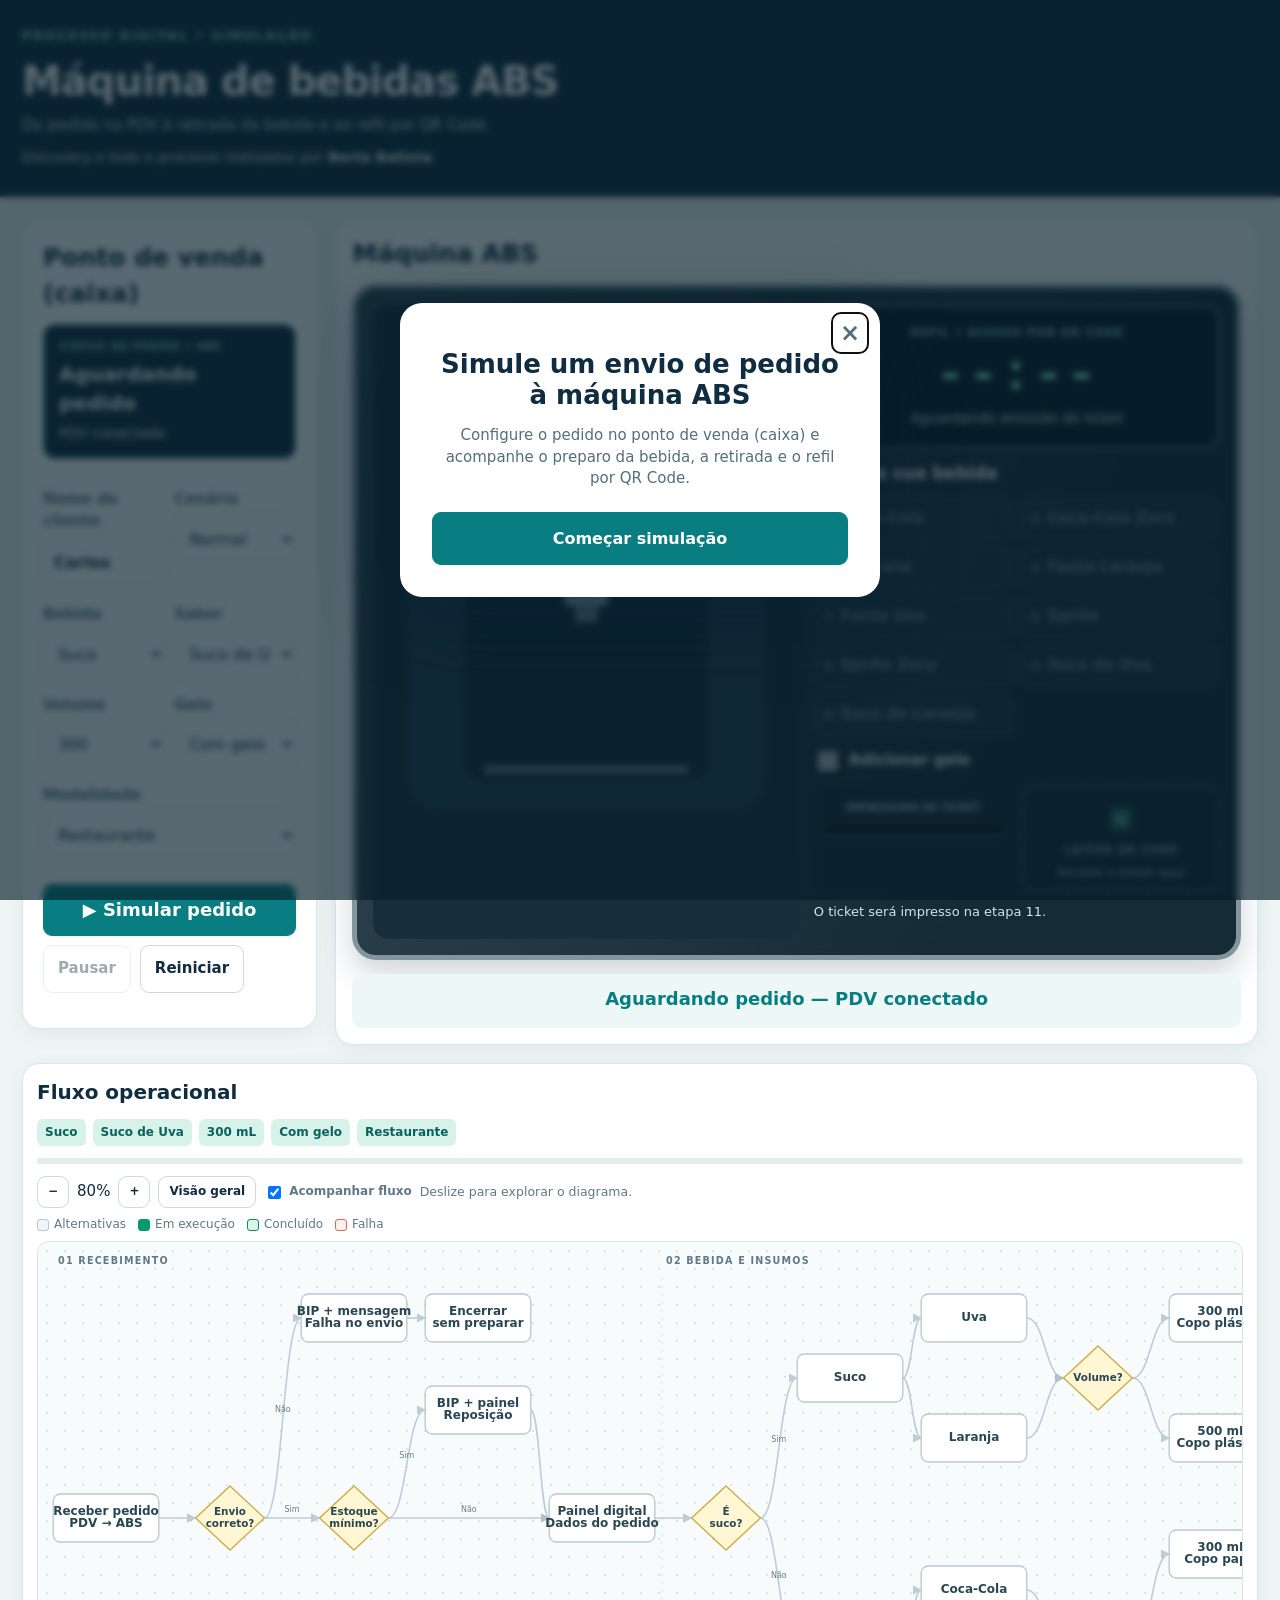
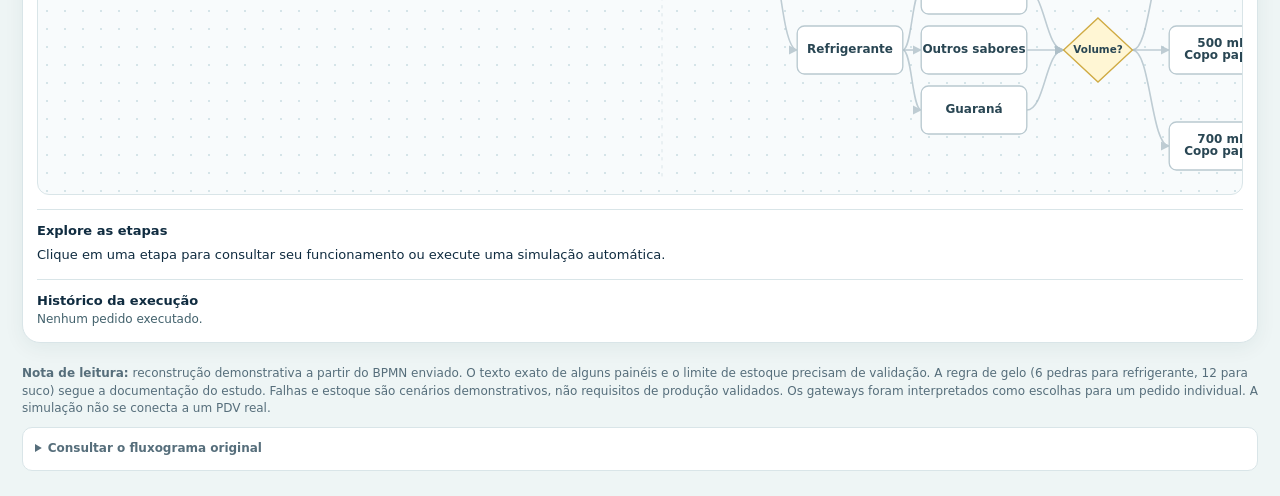
<file: projetos/abs/index.html>
<!doctype html><html lang="pt-BR"><meta charset="utf-8"><meta name="viewport" content="width=device-width,initial-scale=1"><title>ABS | Simulador de bebidas</title><style>
:root{--navy:#102c40;--teal:#087e83;--muted:#607986;--line:#d9e5e8;--bg:#eef5f5}*{box-sizing:border-box}body{margin:0;font:15px/1.45 system-ui,Arial,sans-serif;color:var(--navy);background:var(--bg)}header{background:#102c40;color:white;padding:25px max(22px,calc((100vw - 1320px)/2));}header small{color:#8ce3db;font-weight:700;letter-spacing:2px}h1{margin:5px 0;font-size:clamp(25px,4vw,40px);letter-spacing:-1px}header p{margin:5px 0;color:#d0e5eb}.wrap{max-width:1380px;margin:auto;padding:22px;display:grid;grid-template-columns:340px 1fr;gap:18px}.panel{background:white;border:1px solid var(--line);border-radius:18px;padding:20px;box-shadow:0 5px 20px #123d4510}h2{margin:0 0 12px;font-size:19px}label{display:block;font-weight:650;font-size:12px;color:var(--muted);margin:12px 0 4px}input,select,button{font:inherit}select,input{width:100%;padding:9px;border:1px solid #c5d8df;border-radius:9px;background:white;color:var(--navy)}.two{display:grid;grid-template-columns:1fr 1fr;gap:9px}.buttons{display:flex;flex-wrap:wrap;gap:7px;margin:15px 0}button{border:1px solid #c6dce0;border-radius:9px;padding:9px 12px;background:white;color:var(--navy);font-weight:650;cursor:pointer}button.primary{background:#087e83;color:white;border-color:#087e83}button:disabled{opacity:.4;cursor:default}.machine{background:#e9f4f3;border-radius:13px;display:block;width:100%;max-height:280px}.flow{display:grid;grid-template-columns:repeat(3,minmax(0,1fr));gap:12px}.step{position:relative;border:1px solid #d7e4e7;border-radius:13px;padding:13px;min-height:112px;background:#f8fbfb;cursor:pointer;transition:all .25s}.step:focus-visible{outline:3px solid #087e83}.step .num{font-size:11px;font-weight:800;letter-spacing:1px;color:#708791}.step h3{font-size:15px;margin:5px 0}.step p{font-size:12px;color:#566e7b;margin:0}.step.active{border:2px solid #087e83;background:#e0f7ef;box-shadow:0 0 0 4px #0d9b8f15;animation:pulse 1.1s infinite alternate}.step.done{border-color:#81c8bc;background:#edf9f4}.step.done .num{color:#087e83}.step.skip{opacity:.44}.step.warn{background:#fff4dc;border-color:#d6a145}.step.error{background:#fff0ee;border-color:#d76862}@keyframes pulse{to{box-shadow:0 0 0 6px #0d9b8f29}}.branch{font-size:11px;color:#536f7b;margin:3px 0 12px;display:flex;gap:7px;flex-wrap:wrap}.branch span{background:#eef4f5;border-radius:6px;padding:5px 8px}.branch .chosen{background:#d7f2e8;color:#08625d;font-weight:700}.progress{height:6px;background:#e3eded;border-radius:8px;overflow:hidden;margin:12px 0}.progress div{height:100%;background:#0c928a;transition:width .35s}.info{border-top:1px solid var(--line);margin-top:14px;padding-top:12px;font-size:13px}.info p{margin:5px 0}.log{max-height:148px;overflow:auto;font-size:12px;color:#42616c}.log div{padding:5px 0;border-bottom:1px solid #edf2f3}.foot{max-width:1380px;margin:0 auto 25px;padding:0 22px;font-size:12px;color:#566e7b}details{background:white;border:1px solid var(--line);padding:12px;border-radius:10px;margin-top:10px}summary{cursor:pointer;font-weight:700}details img{width:100%;min-width:1000px} .source{overflow:auto}#status{font-weight:700;font-size:13px;color:#087e83}#cupLiquid{transition:height .8s,y .8s,fill .3s}#stream{opacity:0}#stream.pouring{opacity:1;animation:pour .3s infinite alternate}@keyframes pour{to{opacity:.45}}@media(max-width:850px){.wrap{grid-template-columns:1fr}.flow{grid-template-columns:repeat(2,minmax(0,1fr))}}@media(max-width:420px){.wrap{padding:10px}.panel{padding:12px}.step{padding:9px}.step h3{font-size:14px}}

.wrap{max-width:1660px;grid-template-columns:minmax(310px,1fr) minmax(390px,1.5fr) minmax(340px,1.05fr);align-items:start;gap:16px}
.order-panel h2,.machine-panel h2{font-size:25px}
.order-panel label{font-size:15px;margin-top:16px}
.order-panel input,.order-panel select{font-size:16px;padding:13px 10px}
.order-panel .buttons{gap:9px;margin-top:24px}
.order-panel button{font-size:15px;padding:12px 14px}
.order-panel .primary{flex-basis:100%;font-size:18px}
.machine-panel{padding:18px;position:sticky;top:16px}
.machine{max-height:none;aspect-ratio:320/260;height:auto}
#status{font-size:18px;min-height:54px;text-align:center;margin:14px 0 0;padding:12px;background:#edf7f6;border-radius:10px}
.flow-panel{padding:14px}
.flow-panel h2{font-size:20px}
.flow{grid-template-columns:repeat(2,minmax(0,1fr));gap:8px}
.step{padding:10px;min-height:90px;overflow-wrap:anywhere}
.step .num{font-size:12px}
.step h3{font-size:17px;line-height:1.2}
.step p{font-size:15px;line-height:1.3}
.branch{font-size:12px}
.step.error,.step.active.error{border:2px solid #c51f32;background:#ffd6d6;animation:errorPulse 1.1s infinite alternate;opacity:1}
.step.error h3,.step.error p,.step.error .num{color:#991b29}
@keyframes errorPulse{from{background:#ffd6d6;box-shadow:0 0 0 2px #d3223833}to{background:#ff9fa8;box-shadow:0 0 0 5px #d3223866}}
@media(max-width:1120px){.wrap{grid-template-columns:minmax(280px,1fr) minmax(330px,1.35fr)}.flow-panel{grid-column:1/-1}.flow{grid-template-columns:repeat(3,minmax(0,1fr))}.machine-panel{position:static}}
@media(max-width:650px){.wrap{grid-template-columns:1fr}.flow-panel{grid-column:auto}.flow{grid-template-columns:repeat(2,minmax(0,1fr))}.machine-panel{padding:12px}.step h3{font-size:17px}.step p{font-size:15px}}
@media(prefers-reduced-motion:reduce){.step.error,.step.active.error,.step.active{animation:none}}

.wrap{max-width:1680px;grid-template-columns:minmax(260px, .32fr) minmax(0, 1fr);gap:18px;align-items:start}
.machine-panel{position:static;padding:16px;min-width:0}
.flow-panel{grid-column:1/-1}
.flow{grid-template-columns:repeat(6,minmax(0,1fr));gap:8px}
.step{min-height:84px}
.cabinet{display:grid;grid-template-columns:minmax(0,1.05fr) minmax(0,1fr);gap:14px;background:linear-gradient(115deg,#324650,#152b36 75%);border:5px solid #83959c;border-radius:24px;padding:16px;box-shadow:0 14px 30px #102c4033;color:white}
.dispenser{display:flex;align-items:center;justify-content:center;min-width:0;background:#172f3b;border-radius:16px;overflow:hidden}
.machine{width:100%;height:auto;aspect-ratio:320/260;background:#172f3b;transform:scale(1.19);transform-origin:center}
.refill-console{min-width:0;display:flex;flex-direction:column;gap:12px}
.console-display{background:#081d27;border:2px solid #477480;border-radius:13px;padding:14px;text-align:center;min-height:125px}
.console-display small{font-size:11px;letter-spacing:1px;color:#9ccccc;font-weight:800}
#refillClock{font:700 clamp(32px,4vw,56px)/1.1 monospace;color:#80f3c7;letter-spacing:2px;margin:4px}
#refillMessage{margin:5px 0;color:#e6f2f1;font-size:14px}
.choice-label{font-weight:750;font-size:17px}
.drink-buttons{display:grid;grid-template-columns:repeat(2,minmax(0,1fr));gap:7px}
.drink-buttons button{background:#223e4a;border:1px solid #78919c;color:#e4eef0;font-size:15px;min-height:42px;text-align:left;padding:9px;display:flex;align-items:center;gap:7px}
.drink-buttons button:disabled{opacity:.45}
.drink-buttons button:not(:disabled){background:#e4fff3;color:#123e31;border-color:#6ffee0;box-shadow:0 0 9px #48eca67a}
.drink-buttons button:not(:disabled):hover{background:#98ffdf}
.drink-buttons button .led{display:inline-block;width:10px;height:10px;border-radius:50%;background:#7f9299;flex-shrink:0}
.drink-buttons button:not(:disabled) .led{background:#10cd7e;box-shadow:0 0 10px #0aff98}
.ice-control{display:flex;align-items:center;gap:8px;color:#e9f5f5;margin:0;font-size:15px}
.ice-control input{width:20px;height:20px;accent-color:#0c9b78}
.ticket-area{display:grid;grid-template-columns:1fr 1fr;gap:10px;align-items:start}
.printer{background:#172c36;border-radius:9px;text-align:center;padding:10px;min-height:105px}
.printer>span{font-size:10px;font-weight:bold;color:#a9c5ce}
.printer-slot{height:9px;border-radius:5px;background:#050e13;margin:8px 0 0;border-bottom:1px solid #778b95}
.ticket{display:flex;flex-direction:column;align-items:center;gap:4px;background:#fffef1;color:#1c2933;border:0;border-radius:0 0 3px 3px;width:100%;padding:8px 4px;box-shadow:0 5px 10px #0006;cursor:grab;user-select:none;touch-action:none;animation:printTicket .6s ease-out;position:relative;z-index:2}
.ticket[hidden],.expire-demo[hidden],.order-note[hidden]{display:none}
.ticket canvas{width:min(100%, 116px);height:auto;image-rendering:pixelated}
.ticket small{font-size:11px}
@keyframes printTicket{from{transform:translateY(-70%);opacity:0;clip-path:inset(70% 0 0 0)}to{transform:translateY(0);opacity:1;clip-path:inset(0)}}
.reader{width:100%;min-height:105px;background:#0c2630;border:2px dashed #809ba2;color:#d7efed;display:flex;flex-direction:column;align-items:center;justify-content:center;gap:5px;padding:8px;text-align:center}
.reader:disabled{opacity:.55}
.reader.ready{border-color:#64efbe;box-shadow:0 0 12px #48eca655}
.reader.over{background:#116952;box-shadow:0 0 16px #6effbf}
.scan-icon{font-size:28px;color:#72e4bd}
.reader strong{font-size:12px}
.reader small{font-size:11px}
.ticket-hint{font-size:13px;color:#d1e5e9;min-height:36px;margin:0}
.expire-demo{font-size:13px;background:transparent;color:#e1f1f1;border-color:#78919c}
.order-note{padding:10px;background:#eef6f5;color:#37616b;font-size:13px;border-radius:8px}
#code{background:#fff;color:#102c40;font-weight:bold;cursor:text}
@media(max-width:1100px){.wrap{grid-template-columns:minmax(230px,.36fr) minmax(0,1fr)}.cabinet{grid-template-columns:1fr}.dispenser{max-height:450px}.machine{max-width:550px}.flow{grid-template-columns:repeat(4,minmax(0,1fr))}}
@media(max-width:720px){.wrap{grid-template-columns:1fr}.cabinet{grid-template-columns:1fr;padding:10px}.flow{grid-template-columns:repeat(2,minmax(0,1fr))}.dispenser{max-height:none}.machine{transform:scale(1.05)}}
@media(prefers-reduced-motion:reduce){.ticket{animation:none}}

.graph-tools{display:flex;gap:8px;align-items:center;flex-wrap:wrap;margin:8px 0}.graph-tools button{padding:6px 10px;font-size:12px}.graph-tools small{color:#607986}.graph-legend{display:flex;gap:12px;flex-wrap:wrap;font-size:12px;margin:8px 0;color:#607986}.graph-legend span{display:inline-flex;gap:5px;align-items:center}.graph-legend i{width:12px;height:12px;border:1px solid #b8c6ce;border-radius:3px;background:#f1f5f7}.graph-legend i.on{background:#d9f5e8;border-color:#098b65}.graph-legend i.live{background:#079a6d;border-color:#079a6d}.graph-legend i.fail{background:#fff0eb;border-color:#d76862}
.flow{display:block!important;overflow:auto;max-width:100%;border:1px solid #d9e5e8;border-radius:12px;background-color:#f8fbfc;background-image:radial-gradient(#d5e4e8 1px,transparent 1px);background-size:18px 18px;scroll-behavior:smooth}.graph-svg{display:block;max-width:none;min-height:0}.graph-svg .edge{stroke:#aebfc8;stroke-width:2;fill:none;opacity:.78}.graph-svg .edge.done{stroke:#0a9871;stroke-width:3;opacity:1}.graph-svg .edge.active{stroke:#00b886;stroke-width:4;opacity:1;stroke-dasharray:12 7;animation:travel .75s linear infinite}.graph-svg .edge.failure{stroke:#d76862}.graph-svg .node{cursor:pointer;outline:none}.graph-svg .node rect,.graph-svg .node polygon{fill:#fff;stroke:#b9c9d0;stroke-width:1.7;transition:fill .25s,stroke .25s}.graph-svg .node text{font-size:13px;fill:#294653;font-weight:650;pointer-events:none}.graph-svg .node.gateway polygon{fill:#fff6d4;stroke:#d0ab43}.graph-svg .node.gateway text{font-size:11px}.graph-svg .node.done rect,.graph-svg .node.done polygon{fill:#e2f7ed;stroke:#078f68;stroke-width:2.5}.graph-svg .node.active rect,.graph-svg .node.active polygon{fill:#c2f5df;stroke:#008a62;stroke-width:3;filter:drop-shadow(0 0 5px #10bb8b55)}.graph-svg .node.warn rect{fill:#fff3d8;stroke:#d6a145}.graph-svg .node.error rect{fill:#ffebe7;stroke:#d76862}.graph-svg .node:focus-visible rect,.graph-svg .node:focus-visible polygon{stroke:#196fcb;stroke-width:4}.graph-svg .lane{font-size:12px;letter-spacing:1.5px;font-weight:800;fill:#607986}.graph-svg .divider{stroke:#d2e1e5;stroke-dasharray:4 6}.graph-paused .edge.active{animation-play-state:paused}@keyframes travel{to{stroke-dashoffset:-38}}input[readonly]{background:#edf4f6;color:#315464;font-weight:800;cursor:default}.wrap>section{min-width:0}@media(prefers-reduced-motion:reduce){.graph-svg .edge.active{animation:none}.flow{scroll-behavior:auto}}

.graph-svg .node text{font-size:15px}.graph-svg .node.gateway text{font-size:13px}
.graph-svg .node.error rect{fill:#ffd6d6;stroke:#c51f32;stroke-width:3;animation:graphErrorPulse 1.1s infinite alternate}
@keyframes graphErrorPulse{to{fill:#ff9fa8;filter:drop-shadow(0 0 5px #d3223866)}}
@media(prefers-reduced-motion:reduce){.graph-svg .node.error rect{animation:none}}
#lid.descending{animation:lidDescend .8s cubic-bezier(.2,.65,.4,1) both}
@keyframes lidDescend{from{transform:translateY(-34px);opacity:0}to{transform:translateY(0);opacity:1}}
@media(prefers-reduced-motion:reduce){#lid.descending{animation:none}}
 
.pdv-display{display:flex;flex-direction:column;gap:5px;padding:14px;border-radius:12px;background:#102c40;color:#eefcf9;min-height:116px;border:2px solid #427b82;margin-bottom:14px}
.pdv-display small{font-size:10px;font-weight:800;letter-spacing:.8px;color:#a4d7d4}
#pdvNumber{font-size:20px;color:#e7fff8}#pdvState{font-size:14px}#pdvAlert{background:#fff0ca;color:#694309;padding:8px;border-radius:6px;font-weight:700}
#pdvAlert[hidden]{display:none}.pdv-display.ready{border-color:#17ba83;background:#075746}.pdv-display.failure{border-color:#e34c5c;background:#6d1723;animation:pdvPulse 1s infinite alternate}.pdv-display.failure #pdvAlert{background:#ffd6da;color:#790c19}
@keyframes pdvPulse{to{box-shadow:0 0 0 4px #e34c5c55}}
#cup.released{animation:cupRelease .85s cubic-bezier(.25,.65,.4,1) both}
@keyframes cupRelease{from{transform:translateY(-54px);opacity:0}to{transform:translateY(0);opacity:1}}
#cubes.dropped{animation:iceDrop .45s ease-in both}
@keyframes iceDrop{from{transform:translateY(-42px);opacity:0}to{transform:translateY(0);opacity:1}}
@media(prefers-reduced-motion:reduce){#cup.released,#cubes.dropped,.pdv-display.failure{animation:none}}

.intro-dialog{width:min(92vw,480px);border:0;border-radius:22px;padding:32px;color:#102c40;box-shadow:0 24px 80px #061c3555;text-align:center}
.intro-dialog::backdrop{background:#071f2baa;backdrop-filter:blur(3px)}
.intro-dialog h2{font-size:26px;line-height:1.2;margin:14px 0}
.intro-dialog p{color:#536f7b;margin:10px 0 22px}
.intro-dialog .primary{width:100%;padding:14px;font-size:16px}
.intro-close{position:absolute;right:12px;top:10px;border:0;background:transparent;font-size:24px;line-height:1;padding:8px;color:#536f7b}
</style><header><small>PROCESSO DIGITAL • SIMULAÇÃO</small><h1>Máquina de bebidas ABS</h1><p>Do pedido no PDV à retirada da bebida e ao refil por QR Code.</p><p style="margin-top:10px;font-size:14px;color:#e2f5f3">Discovery e todo o processo realizados por <strong>Berta Batista</strong>.</p></header><dialog id="introDialog" class="intro-dialog" aria-labelledby="introTitle"><button type="button" class="intro-close" id="introClose" aria-label="Fechar">×</button><h2 id="introTitle">Simule um envio de pedido à máquina ABS</h2><p>Configure o pedido no ponto de venda (caixa) e acompanhe o preparo da bebida, a retirada e o refil por QR Code.</p><button type="button" id="introStart" class="primary">Começar simulação</button></dialog><main class="wrap"><section class="panel order-panel"><h2>Ponto de venda (caixa)</h2><div id="pdvDisplay" class="pdv-display" role="status" aria-live="polite"><small>STATUS DO PEDIDO • ABS</small><strong id="pdvNumber">Aguardando pedido</strong><span id="pdvState">PDV conectado</span><span id="pdvAlert" hidden></span></div><div class="two"><div><label for="code">Nome do cliente</label><input id="code" value="Carlos" maxlength="32" autocomplete="off"></div><div><label for="scenario">Cenário</label><select id="scenario"><option value="ok">Normal</option><option value="stock">Estoque mínimo</option><option value="fail">Falha no envio</option></select></div></div><div class="two"><div><label for="type">Bebida</label><select id="type"><option>Suco</option><option>Refrigerante</option></select></div><div><label for="flavor">Sabor</label><select id="flavor"></select></div></div><div class="two"><div><label for="size">Volume</label><select id="size"></select></div><div><label for="ice">Gelo</label><select id="ice"><option value="yes">Com gelo</option><option value="no">Sem gelo</option></select></div></div><label for="mode">Modalidade</label><select id="mode"><option>Restaurante</option><option>Delivery</option></select><p class="order-note" id="deliveryNote" hidden>Entrega com tampa sem furo. O ticket do QR Code deve ser enviado junto com o motoboy.</p><div class="buttons"><button id="start" class="primary">▶ Simular pedido</button><button id="pause" disabled>Pausar</button><button id="reset">Reiniciar</button></div>
</section><section class="panel machine-panel"><h2>Máquina ABS</h2><div class="cabinet"><div class="dispenser"><svg class="machine" viewBox="0 0 320 260" role="img" aria-label="Ilustração animada da máquina de bebidas"><rect x="48" y="12" width="224" height="236" rx="18" fill="#213e4b"/><rect x="61" y="25" width="198" height="63" rx="9" fill="#10303f" stroke="#65d6c5"/><circle cx="76" cy="39" r="4" fill="#6ce3ab"/><text x="160" y="45" text-anchor="middle" fill="#9ce8d4" font-size="11" font-weight="bold">ABS • PAINEL DIGITAL</text><text id="screen1" x="160" y="63" text-anchor="middle" fill="white" font-size="12">Aguardando pedido</text><text id="screen2" x="160" y="77" text-anchor="middle" fill="#9ce8d4" font-size="10">PDV conectado</text><rect x="83" y="99" width="154" height="131" rx="12" fill="#112b38"/><rect x="146" y="105" width="28" height="15" rx="4" fill="#9eb4bc"/><rect x="153" y="119" width="14" height="11" rx="2" fill="#758e98"/><path id="stream" d="M160 130V177" stroke="#fbb847" stroke-width="7" stroke-linecap="round"/><g id="cup" opacity="0"><path d="M131 156L139 214H181L189 156Z" fill="#e4f6f4" stroke="#c0d8d8" stroke-width="2"/><clipPath id="cupclip"><path d="M131 156L139 214H181L189 156Z"/></clipPath><rect id="cupLiquid" x="130" y="214" width="60" height="0" fill="#ecb144" clip-path="url(#cupclip)"/><g id="cubes" opacity="0" fill="#e9fbff" stroke="#b1dbe2"><rect x="143" y="178" width="10" height="10" rx="2" transform="rotate(-14 148 183)"/><rect x="157" y="184" width="10" height="10" rx="2"/><rect x="169" y="175" width="10" height="10" rx="2" transform="rotate(13 174 180)"/></g><g id="lid" opacity="0"><rect x="129" y="151" width="62" height="7" rx="3" fill="#c2d9df" stroke="#a1b7bf" stroke-width=".8"/><ellipse id="lidHole" cx="160" cy="153" rx="5" ry="1.6" fill="#213e4b" opacity="0"/></g><g id="cupLabel"><rect x="134" y="194" width="52" height="13" rx="2" fill="#fff" opacity=".95"/><text id="cupNumber" x="160" y="203" font-size="7" text-anchor="middle" font-weight="bold" fill="#102c40"></text></g></g><rect x="95" y="220" width="130" height="6" rx="3" fill="#57717b"/></svg></div><div class="refill-console">
<div class="console-display"><small>REFIL • ACESSO POR QR CODE</small><div id="refillClock">--:--</div><p id="refillMessage" aria-live="polite">Aguardando emissão do ticket</p></div>
<div class="choice-label">Escolha sua bebida</div><div id="drinkButtons" class="drink-buttons"></div>
<label class="ice-control"><input type="checkbox" id="refillIce" disabled> Adicionar gelo</label>
<div class="ticket-area"><div class="printer"><span>IMPRESSORA DE TICKET</span><div class="printer-slot"></div><button id="ticket" class="ticket" hidden draggable="false" aria-label="Ticket QR Code. Clique ou arraste até o leitor"><strong>ABS • REFIL</strong><canvas id="qr" width="180" height="180"></canvas><span id="ticketNumber"></span><small>Válido por 30 minutos</small></button></div>
<button id="reader" class="reader" disabled><span class="scan-icon">▣</span><strong>LEITOR QR CODE</strong><small>Arraste o ticket aqui</small></button></div>
<p id="ticketHint" class="ticket-hint">O ticket será impresso na etapa 11.</p><button id="expireDemo" class="expire-demo" hidden>Simular fim dos 30 minutos</button></div></div><p id="status" role="status">Pronto para simular.</p></section>
<section class="panel flow-panel"><h2>Fluxo operacional</h2><div class="branch" id="branches"></div><div class="progress"><div id="bar" style="width:0"></div></div><div class="graph-tools"><button id="zoomOut" type="button">−</button><span id="zoomValue">80%</span><button id="zoomIn" type="button">+</button><button id="zoomFit" type="button">Visão geral</button><label style="margin:0;display:flex;align-items:center;gap:5px"><input id="follow" type="checkbox" checked style="width:auto"> Acompanhar fluxo</label><small>Deslize para explorar o diagrama.</small></div><div class="graph-legend"><span><i></i>Alternativas</span><span><i class="live"></i>Em execução</span><span><i class="on"></i>Concluído</span><span><i class="fail"></i>Falha</span></div><div class="flow" id="flow"></div><div class="info"><strong id="detailTitle">Explore as etapas</strong><p id="detail">Clique em uma etapa para consultar seu funcionamento ou execute uma simulação automática.</p></div><div class="info"><strong>Histórico da execução</strong><div id="log" class="log" aria-live="polite">Nenhum pedido executado.</div></div></section></main><div class="foot"><b>Nota de leitura:</b> reconstrução demonstrativa a partir do BPMN enviado. O texto exato de alguns painéis e o limite de estoque precisam de validação. A regra de gelo (6 pedras para refrigerante, 12 para suco) segue a documentação do estudo. Falhas e estoque são cenários demonstrativos, não requisitos de produção validados. Os gateways foram interpretados como escolhas para um pedido individual. A simulação não se conecta a um PDV real.<details><summary>Consultar o fluxograma original</summary><div class="source"><img src="[data-uri]" alt="Fluxograma original ABS"></div></details></div>
<script>
/* QRCode for JavaScript, Kazuhiko Arase (MIT). */
const QRCodeLocal=(()=>{const modules={"./QR8bitByte":function(require,module,exports){
var QRMode = require('./QRMode');

function QR8bitByte(data) {
	this.mode = QRMode.MODE_8BIT_BYTE;
	this.data = data;
}

QR8bitByte.prototype = {

	getLength : function() {
		return this.data.length;
	},
	
	write : function(buffer) {
		for (var i = 0; i < this.data.length; i++) {
			// not JIS ...
			buffer.put(this.data.charCodeAt(i), 8);
		}
	}
};

module.exports = QR8bitByte;

},"./QRBitBuffer":function(require,module,exports){
function QRBitBuffer() {
	this.buffer = [];
	this.length = 0;
}

QRBitBuffer.prototype = {

	get : function(index) {
		var bufIndex = Math.floor(index / 8);
		return ( (this.buffer[bufIndex] >>> (7 - index % 8) ) & 1) == 1;
	},
	
	put : function(num, length) {
		for (var i = 0; i < length; i++) {
			this.putBit( ( (num >>> (length - i - 1) ) & 1) == 1);
		}
	},
	
	getLengthInBits : function() {
		return this.length;
	},
	
	putBit : function(bit) {
	
		var bufIndex = Math.floor(this.length / 8);
		if (this.buffer.length <= bufIndex) {
			this.buffer.push(0);
		}
	
		if (bit) {
			this.buffer[bufIndex] |= (0x80 >>> (this.length % 8) );
		}
	
		this.length++;
	}
};

module.exports = QRBitBuffer;

},"./QRErrorCorrectLevel":function(require,module,exports){
module.exports = {
	L : 1,
	M : 0,
	Q : 3,
	H : 2
};


},"./QRMaskPattern":function(require,module,exports){
module.exports = {
	PATTERN000 : 0,
	PATTERN001 : 1,
	PATTERN010 : 2,
	PATTERN011 : 3,
	PATTERN100 : 4,
	PATTERN101 : 5,
	PATTERN110 : 6,
	PATTERN111 : 7
};

},"./QRMath":function(require,module,exports){
var QRMath = {

	glog : function(n) {
	
		if (n < 1) {
			throw new Error("glog(" + n + ")");
		}
		
		return QRMath.LOG_TABLE[n];
	},
	
	gexp : function(n) {
	
		while (n < 0) {
			n += 255;
		}
	
		while (n >= 256) {
			n -= 255;
		}
	
		return QRMath.EXP_TABLE[n];
	},
	
	EXP_TABLE : new Array(256),
	
	LOG_TABLE : new Array(256)

};
	
for (var i = 0; i < 8; i++) {
	QRMath.EXP_TABLE[i] = 1 << i;
}
for (var i = 8; i < 256; i++) {
	QRMath.EXP_TABLE[i] = QRMath.EXP_TABLE[i - 4]
		^ QRMath.EXP_TABLE[i - 5]
		^ QRMath.EXP_TABLE[i - 6]
		^ QRMath.EXP_TABLE[i - 8];
}
for (var i = 0; i < 255; i++) {
	QRMath.LOG_TABLE[QRMath.EXP_TABLE[i] ] = i;
}

module.exports = QRMath;

},"./QRMode":function(require,module,exports){
module.exports = {
    MODE_NUMBER :       1 << 0,
    MODE_ALPHA_NUM :    1 << 1,
    MODE_8BIT_BYTE :    1 << 2,
    MODE_KANJI :        1 << 3
};

},"./QRPolynomial":function(require,module,exports){
var QRMath = require('./QRMath');

function QRPolynomial(num, shift) {
	if (num.length === undefined) {
		throw new Error(num.length + "/" + shift);
	}

	var offset = 0;

	while (offset < num.length && num[offset] === 0) {
		offset++;
	}

	this.num = new Array(num.length - offset + shift);
	for (var i = 0; i < num.length - offset; i++) {
		this.num[i] = num[i + offset];
	}
}

QRPolynomial.prototype = {

	get : function(index) {
		return this.num[index];
	},
	
	getLength : function() {
		return this.num.length;
	},
	
	multiply : function(e) {
	
		var num = new Array(this.getLength() + e.getLength() - 1);
	
		for (var i = 0; i < this.getLength(); i++) {
			for (var j = 0; j < e.getLength(); j++) {
				num[i + j] ^= QRMath.gexp(QRMath.glog(this.get(i) ) + QRMath.glog(e.get(j) ) );
			}
		}
	
		return new QRPolynomial(num, 0);
	},
	
	mod : function(e) {
	
		if (this.getLength() - e.getLength() < 0) {
			return this;
		}
	
		var ratio = QRMath.glog(this.get(0) ) - QRMath.glog(e.get(0) );
	
		var num = new Array(this.getLength() );
		
		for (var i = 0; i < this.getLength(); i++) {
			num[i] = this.get(i);
		}
		
		for (var x = 0; x < e.getLength(); x++) {
			num[x] ^= QRMath.gexp(QRMath.glog(e.get(x) ) + ratio);
		}
	
		// recursive call
		return new QRPolynomial(num, 0).mod(e);
	}
};

module.exports = QRPolynomial;

},"./QRRSBlock":function(require,module,exports){
var QRErrorCorrectLevel = require('./QRErrorCorrectLevel');

function QRRSBlock(totalCount, dataCount) {
	this.totalCount = totalCount;
	this.dataCount  = dataCount;
}

QRRSBlock.RS_BLOCK_TABLE = [

	// L
	// M
	// Q
	// H

	// 1
	[1, 26, 19],
	[1, 26, 16],
	[1, 26, 13],
	[1, 26, 9],
	
	// 2
	[1, 44, 34],
	[1, 44, 28],
	[1, 44, 22],
	[1, 44, 16],

	// 3
	[1, 70, 55],
	[1, 70, 44],
	[2, 35, 17],
	[2, 35, 13],

	// 4		
	[1, 100, 80],
	[2, 50, 32],
	[2, 50, 24],
	[4, 25, 9],
	
	// 5
	[1, 134, 108],
	[2, 67, 43],
	[2, 33, 15, 2, 34, 16],
	[2, 33, 11, 2, 34, 12],
	
	// 6
	[2, 86, 68],
	[4, 43, 27],
	[4, 43, 19],
	[4, 43, 15],
	
	// 7		
	[2, 98, 78],
	[4, 49, 31],
	[2, 32, 14, 4, 33, 15],
	[4, 39, 13, 1, 40, 14],
	
	// 8
	[2, 121, 97],
	[2, 60, 38, 2, 61, 39],
	[4, 40, 18, 2, 41, 19],
	[4, 40, 14, 2, 41, 15],
	
	// 9
	[2, 146, 116],
	[3, 58, 36, 2, 59, 37],
	[4, 36, 16, 4, 37, 17],
	[4, 36, 12, 4, 37, 13],
	
	// 10		
	[2, 86, 68, 2, 87, 69],
	[4, 69, 43, 1, 70, 44],
	[6, 43, 19, 2, 44, 20],
	[6, 43, 15, 2, 44, 16],

	// 11
	[4, 101, 81],
	[1, 80, 50, 4, 81, 51],
	[4, 50, 22, 4, 51, 23],
	[3, 36, 12, 8, 37, 13],

	// 12
	[2, 116, 92, 2, 117, 93],
	[6, 58, 36, 2, 59, 37],
	[4, 46, 20, 6, 47, 21],
	[7, 42, 14, 4, 43, 15],

	// 13
	[4, 133, 107],
	[8, 59, 37, 1, 60, 38],
	[8, 44, 20, 4, 45, 21],
	[12, 33, 11, 4, 34, 12],

	// 14
	[3, 145, 115, 1, 146, 116],
	[4, 64, 40, 5, 65, 41],
	[11, 36, 16, 5, 37, 17],
	[11, 36, 12, 5, 37, 13],

	// 15
	[5, 109, 87, 1, 110, 88],
	[5, 65, 41, 5, 66, 42],
	[5, 54, 24, 7, 55, 25],
	[11, 36, 12],

	// 16
	[5, 122, 98, 1, 123, 99],
	[7, 73, 45, 3, 74, 46],
	[15, 43, 19, 2, 44, 20],
	[3, 45, 15, 13, 46, 16],

	// 17
	[1, 135, 107, 5, 136, 108],
	[10, 74, 46, 1, 75, 47],
	[1, 50, 22, 15, 51, 23],
	[2, 42, 14, 17, 43, 15],

	// 18
	[5, 150, 120, 1, 151, 121],
	[9, 69, 43, 4, 70, 44],
	[17, 50, 22, 1, 51, 23],
	[2, 42, 14, 19, 43, 15],

	// 19
	[3, 141, 113, 4, 142, 114],
	[3, 70, 44, 11, 71, 45],
	[17, 47, 21, 4, 48, 22],
	[9, 39, 13, 16, 40, 14],

	// 20
	[3, 135, 107, 5, 136, 108],
	[3, 67, 41, 13, 68, 42],
	[15, 54, 24, 5, 55, 25],
	[15, 43, 15, 10, 44, 16],

	// 21
	[4, 144, 116, 4, 145, 117],
	[17, 68, 42],
	[17, 50, 22, 6, 51, 23],
	[19, 46, 16, 6, 47, 17],

	// 22
	[2, 139, 111, 7, 140, 112],
	[17, 74, 46],
	[7, 54, 24, 16, 55, 25],
	[34, 37, 13],

	// 23
	[4, 151, 121, 5, 152, 122],
	[4, 75, 47, 14, 76, 48],
	[11, 54, 24, 14, 55, 25],
	[16, 45, 15, 14, 46, 16],

	// 24
	[6, 147, 117, 4, 148, 118],
	[6, 73, 45, 14, 74, 46],
	[11, 54, 24, 16, 55, 25],
	[30, 46, 16, 2, 47, 17],

	// 25
	[8, 132, 106, 4, 133, 107],
	[8, 75, 47, 13, 76, 48],
	[7, 54, 24, 22, 55, 25],
	[22, 45, 15, 13, 46, 16],

	// 26
	[10, 142, 114, 2, 143, 115],
	[19, 74, 46, 4, 75, 47],
	[28, 50, 22, 6, 51, 23],
	[33, 46, 16, 4, 47, 17],

	// 27
	[8, 152, 122, 4, 153, 123],
	[22, 73, 45, 3, 74, 46],
	[8, 53, 23, 26, 54, 24],
	[12, 45, 15, 28, 46, 16],

	// 28
	[3, 147, 117, 10, 148, 118],
	[3, 73, 45, 23, 74, 46],
	[4, 54, 24, 31, 55, 25],
	[11, 45, 15, 31, 46, 16],

	// 29
	[7, 146, 116, 7, 147, 117],
	[21, 73, 45, 7, 74, 46],
	[1, 53, 23, 37, 54, 24],
	[19, 45, 15, 26, 46, 16],

	// 30
	[5, 145, 115, 10, 146, 116],
	[19, 75, 47, 10, 76, 48],
	[15, 54, 24, 25, 55, 25],
	[23, 45, 15, 25, 46, 16],

	// 31
	[13, 145, 115, 3, 146, 116],
	[2, 74, 46, 29, 75, 47],
	[42, 54, 24, 1, 55, 25],
	[23, 45, 15, 28, 46, 16],

	// 32
	[17, 145, 115],
	[10, 74, 46, 23, 75, 47],
	[10, 54, 24, 35, 55, 25],
	[19, 45, 15, 35, 46, 16],

	// 33
	[17, 145, 115, 1, 146, 116],
	[14, 74, 46, 21, 75, 47],
	[29, 54, 24, 19, 55, 25],
	[11, 45, 15, 46, 46, 16],

	// 34
	[13, 145, 115, 6, 146, 116],
	[14, 74, 46, 23, 75, 47],
	[44, 54, 24, 7, 55, 25],
	[59, 46, 16, 1, 47, 17],

	// 35
	[12, 151, 121, 7, 152, 122],
	[12, 75, 47, 26, 76, 48],
	[39, 54, 24, 14, 55, 25],
	[22, 45, 15, 41, 46, 16],

	// 36
	[6, 151, 121, 14, 152, 122],
	[6, 75, 47, 34, 76, 48],
	[46, 54, 24, 10, 55, 25],
	[2, 45, 15, 64, 46, 16],

	// 37
	[17, 152, 122, 4, 153, 123],
	[29, 74, 46, 14, 75, 47],
	[49, 54, 24, 10, 55, 25],
	[24, 45, 15, 46, 46, 16],

	// 38
	[4, 152, 122, 18, 153, 123],
	[13, 74, 46, 32, 75, 47],
	[48, 54, 24, 14, 55, 25],
	[42, 45, 15, 32, 46, 16],

	// 39
	[20, 147, 117, 4, 148, 118],
	[40, 75, 47, 7, 76, 48],
	[43, 54, 24, 22, 55, 25],
	[10, 45, 15, 67, 46, 16],

	// 40
	[19, 148, 118, 6, 149, 119],
	[18, 75, 47, 31, 76, 48],
	[34, 54, 24, 34, 55, 25],
	[20, 45, 15, 61, 46, 16]
];

QRRSBlock.getRSBlocks = function(typeNumber, errorCorrectLevel) {
	
	var rsBlock = QRRSBlock.getRsBlockTable(typeNumber, errorCorrectLevel);
	
	if (rsBlock === undefined) {
		throw new Error("bad rs block @ typeNumber:" + typeNumber + "/errorCorrectLevel:" + errorCorrectLevel);
	}

	var length = rsBlock.length / 3;
	
	var list = [];
	
	for (var i = 0; i < length; i++) {

		var count = rsBlock[i * 3 + 0];
		var totalCount = rsBlock[i * 3 + 1];
		var dataCount  = rsBlock[i * 3 + 2];

		for (var j = 0; j < count; j++) {
			list.push(new QRRSBlock(totalCount, dataCount) );	
		}
	}
	
	return list;
};

QRRSBlock.getRsBlockTable = function(typeNumber, errorCorrectLevel) {

	switch(errorCorrectLevel) {
	case QRErrorCorrectLevel.L :
		return QRRSBlock.RS_BLOCK_TABLE[(typeNumber - 1) * 4 + 0];
	case QRErrorCorrectLevel.M :
		return QRRSBlock.RS_BLOCK_TABLE[(typeNumber - 1) * 4 + 1];
	case QRErrorCorrectLevel.Q :
		return QRRSBlock.RS_BLOCK_TABLE[(typeNumber - 1) * 4 + 2];
	case QRErrorCorrectLevel.H :
		return QRRSBlock.RS_BLOCK_TABLE[(typeNumber - 1) * 4 + 3];
	default :
		return undefined;
	}
};

module.exports = QRRSBlock;

},"./QRUtil":function(require,module,exports){
var QRMode = require('./QRMode');
var QRPolynomial = require('./QRPolynomial');
var QRMath = require('./QRMath');
var QRMaskPattern = require('./QRMaskPattern');

var QRUtil = {

    PATTERN_POSITION_TABLE : [
        [],
        [6, 18],
        [6, 22],
        [6, 26],
        [6, 30],
        [6, 34],
        [6, 22, 38],
        [6, 24, 42],
        [6, 26, 46],
        [6, 28, 50],
        [6, 30, 54],        
        [6, 32, 58],
        [6, 34, 62],
        [6, 26, 46, 66],
        [6, 26, 48, 70],
        [6, 26, 50, 74],
        [6, 30, 54, 78],
        [6, 30, 56, 82],
        [6, 30, 58, 86],
        [6, 34, 62, 90],
        [6, 28, 50, 72, 94],
        [6, 26, 50, 74, 98],
        [6, 30, 54, 78, 102],
        [6, 28, 54, 80, 106],
        [6, 32, 58, 84, 110],
        [6, 30, 58, 86, 114],
        [6, 34, 62, 90, 118],
        [6, 26, 50, 74, 98, 122],
        [6, 30, 54, 78, 102, 126],
        [6, 26, 52, 78, 104, 130],
        [6, 30, 56, 82, 108, 134],
        [6, 34, 60, 86, 112, 138],
        [6, 30, 58, 86, 114, 142],
        [6, 34, 62, 90, 118, 146],
        [6, 30, 54, 78, 102, 126, 150],
        [6, 24, 50, 76, 102, 128, 154],
        [6, 28, 54, 80, 106, 132, 158],
        [6, 32, 58, 84, 110, 136, 162],
        [6, 26, 54, 82, 110, 138, 166],
        [6, 30, 58, 86, 114, 142, 170]
    ],

    G15 : (1 << 10) | (1 << 8) | (1 << 5) | (1 << 4) | (1 << 2) | (1 << 1) | (1 << 0),
    G18 : (1 << 12) | (1 << 11) | (1 << 10) | (1 << 9) | (1 << 8) | (1 << 5) | (1 << 2) | (1 << 0),
    G15_MASK : (1 << 14) | (1 << 12) | (1 << 10)    | (1 << 4) | (1 << 1),

    getBCHTypeInfo : function(data) {
        var d = data << 10;
        while (QRUtil.getBCHDigit(d) - QRUtil.getBCHDigit(QRUtil.G15) >= 0) {
            d ^= (QRUtil.G15 << (QRUtil.getBCHDigit(d) - QRUtil.getBCHDigit(QRUtil.G15) ) );    
        }
        return ( (data << 10) | d) ^ QRUtil.G15_MASK;
    },

    getBCHTypeNumber : function(data) {
        var d = data << 12;
        while (QRUtil.getBCHDigit(d) - QRUtil.getBCHDigit(QRUtil.G18) >= 0) {
            d ^= (QRUtil.G18 << (QRUtil.getBCHDigit(d) - QRUtil.getBCHDigit(QRUtil.G18) ) );    
        }
        return (data << 12) | d;
    },

    getBCHDigit : function(data) {

        var digit = 0;

        while (data !== 0) {
            digit++;
            data >>>= 1;
        }

        return digit;
    },

    getPatternPosition : function(typeNumber) {
        return QRUtil.PATTERN_POSITION_TABLE[typeNumber - 1];
    },

    getMask : function(maskPattern, i, j) {
        
        switch (maskPattern) {
            
        case QRMaskPattern.PATTERN000 : return (i + j) % 2 === 0;
        case QRMaskPattern.PATTERN001 : return i % 2 === 0;
        case QRMaskPattern.PATTERN010 : return j % 3 === 0;
        case QRMaskPattern.PATTERN011 : return (i + j) % 3 === 0;
        case QRMaskPattern.PATTERN100 : return (Math.floor(i / 2) + Math.floor(j / 3) ) % 2 === 0;
        case QRMaskPattern.PATTERN101 : return (i * j) % 2 + (i * j) % 3 === 0;
        case QRMaskPattern.PATTERN110 : return ( (i * j) % 2 + (i * j) % 3) % 2 === 0;
        case QRMaskPattern.PATTERN111 : return ( (i * j) % 3 + (i + j) % 2) % 2 === 0;

        default :
            throw new Error("bad maskPattern:" + maskPattern);
        }
    },

    getErrorCorrectPolynomial : function(errorCorrectLength) {

        var a = new QRPolynomial([1], 0);

        for (var i = 0; i < errorCorrectLength; i++) {
            a = a.multiply(new QRPolynomial([1, QRMath.gexp(i)], 0) );
        }

        return a;
    },

    getLengthInBits : function(mode, type) {

        if (1 <= type && type < 10) {

            // 1 - 9

            switch(mode) {
            case QRMode.MODE_NUMBER     : return 10;
            case QRMode.MODE_ALPHA_NUM  : return 9;
            case QRMode.MODE_8BIT_BYTE  : return 8;
            case QRMode.MODE_KANJI      : return 8;
            default :
                throw new Error("mode:" + mode);
            }

        } else if (type < 27) {

            // 10 - 26

            switch(mode) {
            case QRMode.MODE_NUMBER     : return 12;
            case QRMode.MODE_ALPHA_NUM  : return 11;
            case QRMode.MODE_8BIT_BYTE  : return 16;
            case QRMode.MODE_KANJI      : return 10;
            default :
                throw new Error("mode:" + mode);
            }

        } else if (type < 41) {

            // 27 - 40

            switch(mode) {
            case QRMode.MODE_NUMBER     : return 14;
            case QRMode.MODE_ALPHA_NUM  : return 13;
            case QRMode.MODE_8BIT_BYTE  : return 16;
            case QRMode.MODE_KANJI      : return 12;
            default :
                throw new Error("mode:" + mode);
            }

        } else {
            throw new Error("type:" + type);
        }
    },

    getLostPoint : function(qrCode) {
        
        var moduleCount = qrCode.getModuleCount();
        var lostPoint = 0;
        var row = 0; 
        var col = 0;

        
        // LEVEL1
        
        for (row = 0; row < moduleCount; row++) {

            for (col = 0; col < moduleCount; col++) {

                var sameCount = 0;
                var dark = qrCode.isDark(row, col);

                for (var r = -1; r <= 1; r++) {

                    if (row + r < 0 || moduleCount <= row + r) {
                        continue;
                    }

                    for (var c = -1; c <= 1; c++) {

                        if (col + c < 0 || moduleCount <= col + c) {
                            continue;
                        }

                        if (r === 0 && c === 0) {
                            continue;
                        }

                        if (dark === qrCode.isDark(row + r, col + c) ) {
                            sameCount++;
                        }
                    }
                }

                if (sameCount > 5) {
                    lostPoint += (3 + sameCount - 5);
                }
            }
        }

        // LEVEL2

        for (row = 0; row < moduleCount - 1; row++) {
            for (col = 0; col < moduleCount - 1; col++) {
                var count = 0;
                if (qrCode.isDark(row,     col    ) ) count++;
                if (qrCode.isDark(row + 1, col    ) ) count++;
                if (qrCode.isDark(row,     col + 1) ) count++;
                if (qrCode.isDark(row + 1, col + 1) ) count++;
                if (count === 0 || count === 4) {
                    lostPoint += 3;
                }
            }
        }

        // LEVEL3

        for (row = 0; row < moduleCount; row++) {
            for (col = 0; col < moduleCount - 6; col++) {
                if (qrCode.isDark(row, col) && 
                        !qrCode.isDark(row, col + 1) && 
                         qrCode.isDark(row, col + 2) && 
                         qrCode.isDark(row, col + 3) && 
                         qrCode.isDark(row, col + 4) && 
                        !qrCode.isDark(row, col + 5) && 
                         qrCode.isDark(row, col + 6) ) {
                    lostPoint += 40;
                }
            }
        }

        for (col = 0; col < moduleCount; col++) {
            for (row = 0; row < moduleCount - 6; row++) {
                if (qrCode.isDark(row, col) &&
                        !qrCode.isDark(row + 1, col) &&
                         qrCode.isDark(row + 2, col) &&
                         qrCode.isDark(row + 3, col) &&
                         qrCode.isDark(row + 4, col) &&
                        !qrCode.isDark(row + 5, col) &&
                         qrCode.isDark(row + 6, col) ) {
                    lostPoint += 40;
                }
            }
        }

        // LEVEL4
        
        var darkCount = 0;

        for (col = 0; col < moduleCount; col++) {
            for (row = 0; row < moduleCount; row++) {
                if (qrCode.isDark(row, col) ) {
                    darkCount++;
                }
            }
        }
        
        var ratio = Math.abs(100 * darkCount / moduleCount / moduleCount - 50) / 5;
        lostPoint += ratio * 10;

        return lostPoint;       
    }

};

module.exports = QRUtil;

},"./index":function(require,module,exports){
//---------------------------------------------------------------------
// QRCode for JavaScript
//
// Copyright (c) 2009 Kazuhiko Arase
//
// URL: http://www.d-project.com/
//
// Licensed under the MIT license:
//   http://www.opensource.org/licenses/mit-license.php
//
// The word "QR Code" is registered trademark of 
// DENSO WAVE INCORPORATED
//   http://www.denso-wave.com/qrcode/faqpatent-e.html
//
//---------------------------------------------------------------------
// Modified to work in node for this project (and some refactoring)
//---------------------------------------------------------------------

var QR8bitByte = require('./QR8bitByte');
var QRUtil = require('./QRUtil');
var QRPolynomial = require('./QRPolynomial');
var QRRSBlock = require('./QRRSBlock');
var QRBitBuffer = require('./QRBitBuffer');

function QRCode(typeNumber, errorCorrectLevel) {
	this.typeNumber = typeNumber;
	this.errorCorrectLevel = errorCorrectLevel;
	this.modules = null;
	this.moduleCount = 0;
	this.dataCache = null;
	this.dataList = [];
}

QRCode.prototype = {
	
	addData : function(data) {
		var newData = new QR8bitByte(data);
		this.dataList.push(newData);
		this.dataCache = null;
	},
	
	isDark : function(row, col) {
		if (row < 0 || this.moduleCount <= row || col < 0 || this.moduleCount <= col) {
			throw new Error(row + "," + col);
		}
		return this.modules[row][col];
	},

	getModuleCount : function() {
		return this.moduleCount;
	},
	
	make : function() {
		// Calculate automatically typeNumber if provided is < 1
		if (this.typeNumber < 1 ){
			var typeNumber = 1;
			for (typeNumber = 1; typeNumber < 40; typeNumber++) {
				var rsBlocks = QRRSBlock.getRSBlocks(typeNumber, this.errorCorrectLevel);

				var buffer = new QRBitBuffer();
				var totalDataCount = 0;
				for (var i = 0; i < rsBlocks.length; i++) {
					totalDataCount += rsBlocks[i].dataCount;
				}

				for (var x = 0; x < this.dataList.length; x++) {
					var data = this.dataList[x];
					buffer.put(data.mode, 4);
					buffer.put(data.getLength(), QRUtil.getLengthInBits(data.mode, typeNumber) );
					data.write(buffer);
				}
				if (buffer.getLengthInBits() <= totalDataCount * 8)
					break;
			}
			this.typeNumber = typeNumber;
		}
		this.makeImpl(false, this.getBestMaskPattern() );
	},
	
	makeImpl : function(test, maskPattern) {
		
		this.moduleCount = this.typeNumber * 4 + 17;
		this.modules = new Array(this.moduleCount);
		
		for (var row = 0; row < this.moduleCount; row++) {
			
			this.modules[row] = new Array(this.moduleCount);
			
			for (var col = 0; col < this.moduleCount; col++) {
				this.modules[row][col] = null;//(col + row) % 3;
			}
		}
	
		this.setupPositionProbePattern(0, 0);
		this.setupPositionProbePattern(this.moduleCount - 7, 0);
		this.setupPositionProbePattern(0, this.moduleCount - 7);
		this.setupPositionAdjustPattern();
		this.setupTimingPattern();
		this.setupTypeInfo(test, maskPattern);
		
		if (this.typeNumber >= 7) {
			this.setupTypeNumber(test);
		}
	
		if (this.dataCache === null) {
			this.dataCache = QRCode.createData(this.typeNumber, this.errorCorrectLevel, this.dataList);
		}
	
		this.mapData(this.dataCache, maskPattern);
	},

	setupPositionProbePattern : function(row, col)  {
		
		for (var r = -1; r <= 7; r++) {
			
			if (row + r <= -1 || this.moduleCount <= row + r) continue;
			
			for (var c = -1; c <= 7; c++) {
				
				if (col + c <= -1 || this.moduleCount <= col + c) continue;
				
				if ( (0 <= r && r <= 6 && (c === 0 || c === 6) ) || 
                     (0 <= c && c <= 6 && (r === 0 || r === 6) ) || 
                     (2 <= r && r <= 4 && 2 <= c && c <= 4) ) {
					this.modules[row + r][col + c] = true;
				} else {
					this.modules[row + r][col + c] = false;
				}
			}		
		}		
	},
	
	getBestMaskPattern : function() {
	
		var minLostPoint = 0;
		var pattern = 0;
	
		for (var i = 0; i < 8; i++) {
			
			this.makeImpl(true, i);
	
			var lostPoint = QRUtil.getLostPoint(this);
	
			if (i === 0 || minLostPoint >  lostPoint) {
				minLostPoint = lostPoint;
				pattern = i;
			}
		}
	
		return pattern;
	},
	
	createMovieClip : function(target_mc, instance_name, depth) {
	
		var qr_mc = target_mc.createEmptyMovieClip(instance_name, depth);
		var cs = 1;
	
		this.make();

		for (var row = 0; row < this.modules.length; row++) {
			
			var y = row * cs;
			
			for (var col = 0; col < this.modules[row].length; col++) {
	
				var x = col * cs;
				var dark = this.modules[row][col];
			
				if (dark) {
					qr_mc.beginFill(0, 100);
					qr_mc.moveTo(x, y);
					qr_mc.lineTo(x + cs, y);
					qr_mc.lineTo(x + cs, y + cs);
					qr_mc.lineTo(x, y + cs);
					qr_mc.endFill();
				}
			}
		}
		
		return qr_mc;
	},

	setupTimingPattern : function() {
		
		for (var r = 8; r < this.moduleCount - 8; r++) {
			if (this.modules[r][6] !== null) {
				continue;
			}
			this.modules[r][6] = (r % 2 === 0);
		}
	
		for (var c = 8; c < this.moduleCount - 8; c++) {
			if (this.modules[6][c] !== null) {
				continue;
			}
			this.modules[6][c] = (c % 2 === 0);
		}
	},
	
	setupPositionAdjustPattern : function() {
	
		var pos = QRUtil.getPatternPosition(this.typeNumber);
		
		for (var i = 0; i < pos.length; i++) {
		
			for (var j = 0; j < pos.length; j++) {
			
				var row = pos[i];
				var col = pos[j];
				
				if (this.modules[row][col] !== null) {
					continue;
				}
				
				for (var r = -2; r <= 2; r++) {
				
					for (var c = -2; c <= 2; c++) {
					
						if (Math.abs(r) === 2 || 
                            Math.abs(c) === 2 ||
                            (r === 0 && c === 0) ) {
							this.modules[row + r][col + c] = true;
						} else {
							this.modules[row + r][col + c] = false;
						}
					}
				}
			}
		}
	},
	
	setupTypeNumber : function(test) {
	
		var bits = QRUtil.getBCHTypeNumber(this.typeNumber);
        var mod;
	
		for (var i = 0; i < 18; i++) {
			mod = (!test && ( (bits >> i) & 1) === 1);
			this.modules[Math.floor(i / 3)][i % 3 + this.moduleCount - 8 - 3] = mod;
		}
	
		for (var x = 0; x < 18; x++) {
			mod = (!test && ( (bits >> x) & 1) === 1);
			this.modules[x % 3 + this.moduleCount - 8 - 3][Math.floor(x / 3)] = mod;
		}
	},
	
	setupTypeInfo : function(test, maskPattern) {
	
		var data = (this.errorCorrectLevel << 3) | maskPattern;
		var bits = QRUtil.getBCHTypeInfo(data);
        var mod;
	
		// vertical		
		for (var v = 0; v < 15; v++) {
	
			mod = (!test && ( (bits >> v) & 1) === 1);
	
			if (v < 6) {
				this.modules[v][8] = mod;
			} else if (v < 8) {
				this.modules[v + 1][8] = mod;
			} else {
				this.modules[this.moduleCount - 15 + v][8] = mod;
			}
		}
	
		// horizontal
		for (var h = 0; h < 15; h++) {
	
			mod = (!test && ( (bits >> h) & 1) === 1);
			
			if (h < 8) {
				this.modules[8][this.moduleCount - h - 1] = mod;
			} else if (h < 9) {
				this.modules[8][15 - h - 1 + 1] = mod;
			} else {
				this.modules[8][15 - h - 1] = mod;
			}
		}
	
		// fixed module
		this.modules[this.moduleCount - 8][8] = (!test);
	
	},
	
	mapData : function(data, maskPattern) {
		
		var inc = -1;
		var row = this.moduleCount - 1;
		var bitIndex = 7;
		var byteIndex = 0;
		
		for (var col = this.moduleCount - 1; col > 0; col -= 2) {
	
			if (col === 6) col--;
	
			while (true) {
	
				for (var c = 0; c < 2; c++) {
					
					if (this.modules[row][col - c] === null) {
						
						var dark = false;
	
						if (byteIndex < data.length) {
							dark = ( ( (data[byteIndex] >>> bitIndex) & 1) === 1);
						}
	
						var mask = QRUtil.getMask(maskPattern, row, col - c);
	
						if (mask) {
							dark = !dark;
						}
						
						this.modules[row][col - c] = dark;
						bitIndex--;
	
						if (bitIndex === -1) {
							byteIndex++;
							bitIndex = 7;
						}
					}
				}
								
				row += inc;
	
				if (row < 0 || this.moduleCount <= row) {
					row -= inc;
					inc = -inc;
					break;
				}
			}
		}
		
	}

};

QRCode.PAD0 = 0xEC;
QRCode.PAD1 = 0x11;

QRCode.createData = function(typeNumber, errorCorrectLevel, dataList) {
	
	var rsBlocks = QRRSBlock.getRSBlocks(typeNumber, errorCorrectLevel);
	
	var buffer = new QRBitBuffer();
	
	for (var i = 0; i < dataList.length; i++) {
		var data = dataList[i];
		buffer.put(data.mode, 4);
		buffer.put(data.getLength(), QRUtil.getLengthInBits(data.mode, typeNumber) );
		data.write(buffer);
	}

	// calc num max data.
	var totalDataCount = 0;
	for (var x = 0; x < rsBlocks.length; x++) {
		totalDataCount += rsBlocks[x].dataCount;
	}

	if (buffer.getLengthInBits() > totalDataCount * 8) {
		throw new Error("code length overflow. (" + 
            buffer.getLengthInBits() + 
            ">" +  
            totalDataCount * 8 + 
            ")");
	}

	// end code
	if (buffer.getLengthInBits() + 4 <= totalDataCount * 8) {
		buffer.put(0, 4);
	}

	// padding
	while (buffer.getLengthInBits() % 8 !== 0) {
		buffer.putBit(false);
	}

	// padding
	while (true) {
		
		if (buffer.getLengthInBits() >= totalDataCount * 8) {
			break;
		}
		buffer.put(QRCode.PAD0, 8);
		
		if (buffer.getLengthInBits() >= totalDataCount * 8) {
			break;
		}
		buffer.put(QRCode.PAD1, 8);
	}

	return QRCode.createBytes(buffer, rsBlocks);
};

QRCode.createBytes = function(buffer, rsBlocks) {

	var offset = 0;
	
	var maxDcCount = 0;
	var maxEcCount = 0;
	
	var dcdata = new Array(rsBlocks.length);
	var ecdata = new Array(rsBlocks.length);
	
	for (var r = 0; r < rsBlocks.length; r++) {

		var dcCount = rsBlocks[r].dataCount;
		var ecCount = rsBlocks[r].totalCount - dcCount;

		maxDcCount = Math.max(maxDcCount, dcCount);
		maxEcCount = Math.max(maxEcCount, ecCount);
		
		dcdata[r] = new Array(dcCount);
		
		for (var i = 0; i < dcdata[r].length; i++) {
			dcdata[r][i] = 0xff & buffer.buffer[i + offset];
		}
		offset += dcCount;
		
		var rsPoly = QRUtil.getErrorCorrectPolynomial(ecCount);
		var rawPoly = new QRPolynomial(dcdata[r], rsPoly.getLength() - 1);

		var modPoly = rawPoly.mod(rsPoly);
		ecdata[r] = new Array(rsPoly.getLength() - 1);
		for (var x = 0; x < ecdata[r].length; x++) {
            var modIndex = x + modPoly.getLength() - ecdata[r].length;
			ecdata[r][x] = (modIndex >= 0)? modPoly.get(modIndex) : 0;
		}

	}
	
	var totalCodeCount = 0;
	for (var y = 0; y < rsBlocks.length; y++) {
		totalCodeCount += rsBlocks[y].totalCount;
	}

	var data = new Array(totalCodeCount);
	var index = 0;

	for (var z = 0; z < maxDcCount; z++) {
		for (var s = 0; s < rsBlocks.length; s++) {
			if (z < dcdata[s].length) {
				data[index++] = dcdata[s][z];
			}
		}
	}

	for (var xx = 0; xx < maxEcCount; xx++) {
		for (var t = 0; t < rsBlocks.length; t++) {
			if (xx < ecdata[t].length) {
				data[index++] = ecdata[t][xx];
			}
		}
	}

	return data;

};

module.exports = QRCode;

}};const cache={};function require(name){if(!cache[name]){const module={exports:{}};cache[name]=module;modules[name](require,module,module.exports)}return cache[name].exports}return require("./index")})();
</script>
<script>
const $=id=>document.getElementById(id), get=id=>$(id).value;let steps=[],idx=-1,timer=null,paused=false,running=false,left=0,order={};const fields=['code','scenario','type','flavor','size','ice','mode'];const sodas=['Coca-Cola','Coca-Cola Zero','Guaraná','Fanta Laranja','Fanta Uva','Sprite','Sprite Zero'];const juices=['Suco de Uva','Suco de Laranja'];const customerNames=['Carlos','Maria','Eduarda','Lucas','Ana','Rafael','Juliana','Pedro','Camila','Gabriel'];let customerIndex=0,nextOrder=324;function nextCustomer(){customerIndex=(customerIndex+1)%customerNames.length;$('code').value=customerNames[customerIndex]}function options(id,a){$(id).innerHTML='';a.forEach(v=>$(id).add(new Option(v,v)))}function update(){let j=get('type')==='Suco';options('flavor',j?juices:sodas);options('size',j?['300','500']:['300','500','700']);preview()}function capture(){return {code:String(nextOrder),customer:get('code').trim()||customerNames[customerIndex],scenario:get('scenario'),type:get('type'),flavor:get('flavor'),size:get('size'),ice:get('ice'),mode:get('mode')}}
function build(o){let j=o.type==='Suco',cup=j?'plástico':'papel',lid=o.mode==='Restaurante'?'com furo':'sem furo';return [ ['PDV → ABS','Receber pedido de '+o.customer,'Integração com o sistema de ponto de venda; identificação do cliente e do código interno do pedido.','01'],['Validar envio',o.scenario==='fail'?'Falha no envio':'Pedido recebido','Cenário de falha: sinal sonoro e mensagem orientando nova tentativa ou suporte.','02'],['Verificar estoque',o.scenario==='stock'?'Alerta de reposição':'Estoque sem alerta','Se estoque mínimo: BIP sonoro e painel com aviso de reposição.','03'],['Painel digital','Buscar informações','Consultar dados do pedido e informar o início do preparo.','04'],['Selecionar bebida',o.type+' • '+o.flavor,'Suco: uva ou laranja. Refrigerantes: Coca-Cola, Coca-Cola Zero, Guaraná, Fanta e Sprite.','05'],['Selecionar copo',o.size+' mL • '+cup,'Suco usa copo plástico de 300 ou 500 mL. Refrigerante usa copo de papel de 300, 500 ou 700 mL.','06'],['Adicionar gelo',o.ice==='no'?'Sem gelo':j?'12 pedras de gelo':'6 pedras de gelo','Conforme a documentação: 12 pedras no suco, 6 no refrigerante ou nenhuma quando sem gelo.','07'],['Preparar bebida','Dosagem e enchimento','Painel digital sinaliza início do preparo.','08'],['Aplicar tampa',lid+' • '+o.size+' mL','Restaurante: tampa com furo. Delivery: tampa sem furo. Selecionar volume correspondente.','09'],['Aguardar','10 segundos','Evento temporizador de 10 segundos conforme o BPMN.','10'],['Avisar retirada','BIP + ticket QR Code','Painel avisa a retirada, emite sinal sonoro e imprime ticket com direito a refil por 30 minutos.','11'],['Retirar bebida','Pedido finalizado','Retirar a bebida embalada; final do processo.','12'] ];}
const graphW=2670,graphH=690,ns='http://www.w3.org/2000/svg';
const N={
pdv:[85,345,'Receber pedido|PDV → ABS',0],valid:[240,345,'Envio|correto?',1,'g'],fail:[395,95,'BIP + mensagem|Falha no envio',1],stop:[550,95,'Encerrar|sem preparar',1],
stock:[395,345,'Estoque|mínimo?',2,'g'],alert:[550,210,'BIP + painel|Reposição',2],panel:[705,345,'Painel digital|Dados do pedido',3],
type:[860,345,'É|suco?',4,'g'],juice:[1015,170,'Suco',4],soda:[1015,510,'Refrigerante',4],
uva:[1170,95,'Uva',4],laranja:[1170,245,'Laranja',4],coca:[1170,435,'Coca-Cola',4],otherSoda:[1170,510,'Outros sabores',4],guarana:[1170,585,'Guaraná',4],
jjoin:[1325,170,'Volume?',5,'g'],rjoin:[1325,510,'Volume?',5,'g'],
j300:[1480,95,'300 mL|Copo plástico',5],j500:[1480,245,'500 mL|Copo plástico',5],
r300:[1480,390,'300 mL|Copo papel',5],r500:[1480,510,'500 mL|Copo papel',5],r700:[1480,630,'700 mL|Copo papel',5],
ji:[1635,170,'Com|gelo?',6,'g'],ri:[1635,510,'Com|gelo?',6,'g'],
jyes:[1790,95,'12 pedras|de gelo',6],jno:[1790,245,'Sem gelo',6],ryes:[1790,435,'6 pedras|de gelo',6],rno:[1790,585,'Sem gelo',6],
prep:[1945,345,'Preparar|bebida',7],mode:[2100,345,'Tipo de|consumo?',8,'g'],
eat:[2255,245,'Restaurante|Tampa com furo',8],take:[2255,445,'Delivery|Tampa sem furo',8],
wait:[2410,345,'Aguardar|10 segundos',9],notify:[2565,345,'BIP + QR Code|Retire o pedido',10],end:[2565,510,'Retirar bebida|Finalizar',11]};
const E=[['pdv','valid'],['valid','fail','Não'],['fail','stop'],['valid','stock','Sim'],['stock','alert','Sim'],['stock','panel','Não'],['alert','panel'],['panel','type'],['type','juice','Sim'],['type','soda','Não'],['juice','uva'],['juice','laranja'],['soda','coca'],['soda','otherSoda'],['soda','guarana'],['uva','jjoin'],['laranja','jjoin'],['coca','rjoin'],['otherSoda','rjoin'],['guarana','rjoin'],['jjoin','j300'],['jjoin','j500'],['rjoin','r300'],['rjoin','r500'],['rjoin','r700'],['j300','ji'],['j500','ji'],['r300','ri'],['r500','ri'],['r700','ri'],['ji','jyes','Sim'],['ji','jno','Não'],['ri','ryes','Sim'],['ri','rno','Não'],['jyes','prep'],['jno','prep'],['ryes','prep'],['rno','prep'],['prep','mode'],['mode','eat'],['mode','take'],['eat','wait'],['take','wait'],['wait','notify'],['notify','end']];
let graphZoom=0.8,graphRoute=[],graphStages=[],graphSvg=null;
function svgEl(tag,attrs={},content){const e=document.createElementNS(ns,tag);for(const [k,v] of Object.entries(attrs))e.setAttribute(k,v);if(content!==undefined)e.textContent=content;return e}
function route(o){const j=o.type==='Suco',f={'Suco de Uva':'uva','Suco de Laranja':'laranja','Coca-Cola':'coca','Guaraná':'guarana'}[o.flavor]||'otherSoda';return [['pdv'],o.scenario==='fail'?['valid','fail','stop']:['valid'],o.scenario==='stock'?['stock','alert']:['stock'],['panel'],['type',j?'juice':'soda',f],[j?'jjoin':'rjoin',(j?'j':'r')+o.size],[j?'ji':'ri',(j?'j':'r')+(o.ice==='yes'?'yes':'no')],['prep'],['mode',o.mode==='Restaurante'?'eat':'take'],['wait'],['notify'],['end']]}
function resizeGraph(z){graphZoom=Math.max(.25,Math.min(1.15,z));if(graphSvg){graphSvg.setAttribute('width',graphW*graphZoom);graphSvg.setAttribute('height',graphH*graphZoom)}$('zoomValue').textContent=Math.round(graphZoom*100)+'%'}
function showSteps(){N.otherSoda[2]=order.type==='Refrigerante'&&!['Coca-Cola','Guaraná'].includes(order.flavor)?order.flavor:'Outros sabores';graphStages=route(order);graphRoute=(order.scenario==='fail'?graphStages.slice(0,2):graphStages).flat();const f=$('flow');f.innerHTML='';const svg=svgEl('svg',{viewBox:'0 0 '+graphW+' '+graphH,class:'graph-svg',role:'group','aria-label':'Fluxo operacional ramificado da máquina ABS'});graphSvg=svg;
const defs=svgEl('defs');for(const [name,color] of [['gray','#aebfc8'],['green','#0a9871'],['red','#d76862']]){const m=svgEl('marker',{id:'arrow-'+name,viewBox:'0 0 10 10',refX:9,refY:5,markerWidth:6,markerHeight:6,orient:'auto-start-reverse'});m.append(svgEl('path',{d:'M0 0L10 5L0 10Z',fill:color}));defs.append(m)}svg.append(defs);
for(const [x,txt] of [[25,'01  RECEBIMENTO'],[785,'02  BEBIDA E INSUMOS'],[1880,'03  PREPARO E ENTREGA']])svg.append(svgEl('text',{x,y:28,class:'lane'},txt));
for(const x of [780,1870])svg.append(svgEl('path',{d:'M'+x+' 44V670',class:'divider'}));
for(const [a,b,l] of E){const A=N[a],B=N[b],same=A[0]===B[0],x1=A[0]+(A[4]?43:66),x2=B[0]-(B[4]?43:66),y1=A[1],y2=B[1],mid=(x1+x2)/2;const d=same?'M'+A[0]+' '+(y1+30)+'V'+(y2-30):'M'+x1+' '+y1+'C'+mid+' '+y1+' '+mid+' '+y2+' '+x2+' '+y2;const path=svgEl('path',{d,class:'edge','data-from':a,'data-to':b,'marker-end':'url(#arrow-gray)'});svg.append(path);if(l)svg.append(svgEl('text',{x:mid,y:(y1+y2)/2-7,'font-size':10,'text-anchor':'middle',fill:'#667d89'},l))}
for(const [key,n] of Object.entries(N)){const [x,y,txt,stage,kind]=n;const g=svgEl('g',{class:'node'+(kind?' gateway':''),transform:'translate('+x+' '+y+')','data-node':key,tabindex:0,role:'button','aria-label':txt.replaceAll('|',' ')});g.append(kind?svgEl('polygon',{points:'0,-40 43,0 0,40 -43,0'}):svgEl('rect',{x:-66,y:-30,width:132,height:60,rx:9}));const lines=txt.split('|');lines.forEach((s,i)=>g.append(svgEl('text',{'text-anchor':'middle',y:(i-(lines.length-1)/2)*15+4},s)));g.onclick=()=>detail(stage);g.onkeydown=e=>{if(e.key==='Enter'||e.key===' '){e.preventDefault();detail(stage)}};svg.append(g)}
f.append(svg);resizeGraph(graphZoom);f.scrollLeft=0}
function markGraph(i,finished=false,failed=false){if(!graphSvg)return;const completed=graphStages.slice(0,finished?i+1:i).flat(),active=finished?[]:graphStages[i]||[],visited=new Set([...completed,...active]);graphSvg.querySelectorAll('.node').forEach(g=>{const k=g.dataset.node;g.classList.toggle('done',completed.includes(k));g.classList.toggle('active',active.includes(k));g.classList.toggle('warn',k==='alert'&&visited.has(k));g.classList.toggle('error',['fail','stop'].includes(k)&&visited.has(k))});graphSvg.querySelectorAll('.edge').forEach(e=>{const a=e.dataset.from,b=e.dataset.to,pos=graphRoute.indexOf(a),on=pos>=0&&graphRoute[pos+1]===b&&visited.has(a)&&visited.has(b);const live=on&&active.includes(b);e.classList.toggle('active',live);e.classList.toggle('done',on&&!live);const err=on&&['fail','stop'].includes(b);e.classList.toggle('failure',err);e.setAttribute('marker-end','url(#arrow-'+(err?'red':on?'green':'gray')+')')});if(active.length&&$('follow').checked){const n=N[active[active.length-1]],f=$('flow');f.scrollTo({left:Math.max(0,n[0]*graphZoom-f.clientWidth*.65),behavior:'smooth'})}}

function detail(i){$('detailTitle').textContent=steps[i][0];$('detail').textContent=steps[i][2]}
function preview(){if(running)return;$('deliveryNote').hidden=get('mode')!=='Delivery';order=capture();steps=build(order);showSteps();let b=$('branches');b.innerHTML='';[order.type,order.flavor,order.size+' mL',order.ice==='yes'?'Com gelo':'Sem gelo',order.mode].forEach(t=>{let e=document.createElement('span');e.className='chosen';e.textContent=t;b.append(e)})}
function log(t){let l=$('log');if(!l.querySelector('div'))l.textContent='';let d=document.createElement('div');d.textContent=new Date().toLocaleTimeString('pt-BR')+'  ·  '+t;l.prepend(d)}
function screen(a,b=''){$('screen1').textContent=a;$('screen2').textContent=b;$('screen2').setAttribute('font-size',b.length>32?'7':b.length>23?'9':'10');$('status').textContent=a+(b?' — '+b:'')}
function setCup(on){$('cup').classList.remove('released');$('cup').setAttribute('opacity',on?'1':'0')}
function pdvStatus(state,tone='',alert){$('pdvNumber').textContent=running||idx>=0?order.customer:'Aguardando pedido';$('pdvState').textContent=state;$('pdvDisplay').className='pdv-display'+(tone?' '+tone:'');if(alert!==undefined){$('pdvAlert').hidden=!alert;$('pdvAlert').textContent=alert}}
function setCupName(name){const label=$('cupNumber');label.textContent=name;label.setAttribute('font-size',Math.min(8,Math.max(3,77/name.length)));if(name.length>12){label.setAttribute('textLength','48');label.setAttribute('lengthAdjust','spacingAndGlyphs')}else{label.removeAttribute('textLength');label.removeAttribute('lengthAdjust')}}
function releaseCup(){setCup(true);setCupName(order.customer);$('cup').classList.add('released')}
function paint(i){let s=steps[i];markGraph(i);$('bar').style.width=((i+1)/steps.length*100)+'%';detail(i);log(s[0]+': '+s[1]);screen(s[0],s[1]);if(i===0)pdvStatus('Enviado à máquina','','');if(i===1)pdvStatus(order.scenario==='fail'?'Falha no envio':'Recebido pela ABS',order.scenario==='fail'?'failure':'',order.scenario==='fail'?'Falha no envio • tente novamente ou acione o suporte':'');if(i===2&&order.scenario==='stock')pdvStatus('Em processamento','','Estoque mínimo • reposição necessária');if(i>=3&&i<10)pdvStatus('Preparando • '+order.flavor+' • '+order.size+' mL');if(i===5)releaseCup();if(i===6&&order.ice==='yes'){$('cubes').setAttribute('opacity','1');$('cubes').classList.add('dropped')}if(i===7){$('stream').classList.add('pouring');$('cupLiquid').setAttribute('fill',drinkColor(order.flavor));$('cupLiquid').setAttribute('height','48');$('cupLiquid').setAttribute('y','166')}if(i===8){$('stream').classList.remove('pouring');$('lid').setAttribute('opacity','1');$('lidHole').setAttribute('opacity',order.mode==='Restaurante'?'1':'0');$('lid').classList.add('descending')}if(i===2&&order.scenario==='stock')beep();if(i===10){pdvStatus('Bebida pronta para retirada','ready');screen('Pedido #'+order.code,'Pronto para retirar');beep();issueTicket()}if(i===11){setCup(false);pdvStatus('Bebida retirada','ready')}}
function controls(on){fields.forEach(id=>$(id).disabled=on);$('start').disabled=on;$('pause').disabled=!on;$('pause').textContent='Pausar'}
function finish(fail){running=false;paused=false;clearTimeout(timer);controls(false);$('stream').classList.remove('pouring');if(fail){markGraph(1,true,true);beep();screen('Falha no envio','Tente novamente ou contate o suporte');log('BIP sonoro • mensagem de falha');$('bar').style.background='#d76862'}else{markGraph(11,true);screen(order.customer,'Bebida retirada');$('bar').style.width='100%';if(authorized)$('refillMessage').textContent='QR Code válido • escolha a bebida';syncRefill()}nextCustomer()}
function schedule(ms,fn){left=ms;timer=setTimeout(fn,ms)}function tick(){if(paused||!running)return;if(left>0){screen('Aguardar retirada',Math.ceil(left/1000)+' segundos');left-=1000;timer=setTimeout(tick,1000)}else next()}
function next(){if(!running||paused)return;idx++;if(idx>=steps.length){finish(false);return}paint(idx);if(idx===1&&order.scenario==='fail'){schedule(1500,()=>finish(true));return}if(idx===9){left=10000;tick()}else schedule(idx===7?1900:1000,next)}
function reset(){$('cubes').classList.remove('dropped');$('flow').classList.remove('graph-paused');clearRefill();clearTimeout(timer);running=false;paused=false;idx=-1;controls(false);$('log').textContent='Nenhum pedido executado.';$('bar').style.width='0';$('bar').style.background='';$('cupLiquid').setAttribute('height','0');$('cupLiquid').setAttribute('y','214');$('lid').classList.remove('descending');$('lid').setAttribute('opacity','0');$('cubes').setAttribute('opacity','0');$('stream').classList.remove('pouring');setCup(false);$('cupNumber').textContent='';pdvStatus('PDV conectado','','');screen('Aguardando pedido','PDV conectado');$('detailTitle').textContent='Explore as etapas';$('detail').textContent='Clique em uma etapa para consultar seu funcionamento ou execute uma simulação automática.';preview()}

let audioContext, ticketData=null, authorized=false, refillBusy=false, refillTimer=null, refillGeneration=0, pointerStart=null, ghost=null, suppressTicketClick=false;
function drinkColor(name){if(name.includes('Uva'))return '#843c9d';if(name.includes('Laranja'))return '#f5a82f';if(name.includes('Sprite'))return '#e6efd4';if(name.includes('Coca'))return '#603322';return '#b57631'}
function unlockAudio(){try{audioContext ||= new (window.AudioContext||window.webkitAudioContext)();if(audioContext.state==='suspended')audioContext.resume().catch(()=>{})}catch(e){console.warn('Áudio indisponível',e)}}
function beep(){if(!audioContext||audioContext.state!=='running')return;const now=audioContext.currentTime;[0,.22,.44].forEach(delay=>{const osc=audioContext.createOscillator(),gain=audioContext.createGain();osc.type='sine';osc.frequency.value=940;gain.gain.setValueAtTime(.15,now+delay);gain.gain.exponentialRampToValueAtTime(.001,now+delay+.16);osc.connect(gain);gain.connect(audioContext.destination);osc.start(now+delay);osc.stop(now+delay+.17)})}
function drawQR(token){const qr=new QRCodeLocal(0,1);qr.addData(token);qr.make();const n=qr.getModuleCount(),scale=Math.floor(180/(n+8)),offset=Math.floor((180-n*scale)/2),ctx=$('qr').getContext('2d');ctx.fillStyle='#fff';ctx.fillRect(0,0,180,180);ctx.fillStyle='#111';for(let y=0;y<n;y++)for(let x=0;x<n;x++)if(qr.isDark(y,x))ctx.fillRect(offset+x*scale,offset+y*scale,scale,scale)}
function clearRefill(){refillGeneration++;clearTimeout(refillTimer);ticketData=null;authorized=false;refillBusy=false;$('ticket').hidden=true;$('expireDemo').hidden=true;$('refillClock').textContent='--:--';$('refillMessage').textContent='Aguardando emissão do ticket';$('ticketHint').textContent='O ticket será impresso na etapa 11.';$('refillIce').checked=false;syncRefill()}
function issueTicket(){if(ticketData)return;const expires=Date.now()+30*60*1000;ticketData={code:order.code,customer:order.customer,expires,token:'ABS-'+order.code+'-'+expires+'-'+Math.random().toString(36).slice(2,10),mode:order.mode};drawQR(ticketData.token);$('ticketNumber').textContent=order.customer;$('ticket').hidden=false;$('expireDemo').hidden=false;$('refillMessage').textContent='Ticket emitido • valide no leitor';$('ticketHint').textContent=order.mode==='Delivery'?'O ticket do QR Code deve ser enviado junto com o motoboy. Para refil presencial, traga o copo e valide o ticket no leitor.':'Arraste o papel com QR Code até o leitor ou clique no ticket.';syncRefill();log('Ticket QR Code emitido • validade de 30 minutos'+(order.mode==='Delivery'?' • acompanha o pedido delivery':''))}
function remaining(){return ticketData?Math.max(0,ticketData.expires-Date.now()):0}
function syncRefill(){const valid=remaining()>0;const canChoose=valid&&authorized&&!running&&!refillBusy;$('reader').disabled=!valid||refillBusy;$('reader').classList.toggle('ready',valid&&!authorized);$('drinkButtons').querySelectorAll('button').forEach(b=>b.disabled=!canChoose);$('refillIce').disabled=!canChoose;if(ticketData){const seconds=Math.ceil(remaining()/1000);$('refillClock').textContent=String(Math.floor(seconds/60)).padStart(2,'0')+':'+String(seconds%60).padStart(2,'0');if(!valid){if(authorized||$('refillMessage').textContent!=='Ticket expirado • refil bloqueado')log('Validade do refil encerrada');authorized=false;$('refillMessage').textContent='Ticket expirado • refil bloqueado';$('ticketHint').textContent='O período de 30 minutos terminou.'}}}
function scanTicket(){if(!ticketData||remaining()<=0||refillBusy)return;unlockAudio();authorized=true;beep();$('refillMessage').textContent=running?'QR Code válido • aguarde a retirada inicial':'QR Code válido • escolha a bebida';$('ticketHint').textContent='Escolha qualquer bebida e marque gelo se desejar.';log('QR Code validado • refil autorizado');syncRefill()}
function refillDrink(name){if(!authorized||!remaining()||running||refillBusy)return;unlockAudio();refillBusy=true;const generation=refillGeneration;syncRefill();$('refillMessage').textContent='Preparando '+name;screen('Preparando refil',ticketData.customer+' • '+name);setCup(true);setCupName(ticketData.customer);$('cubes').classList.remove('dropped');$('lid').classList.remove('descending');$('lid').setAttribute('opacity','0');$('cupLiquid').setAttribute('height','0');$('cupLiquid').setAttribute('y','214');$('cubes').setAttribute('opacity',$('refillIce').checked?'1':'0');$('stream').classList.add('pouring');$('cupLiquid').setAttribute('fill',drinkColor(name));requestAnimationFrame(()=>{if(generation!==refillGeneration)return;$('cupLiquid').setAttribute('height','48');$('cupLiquid').setAttribute('y','166')});log('Refil iniciado • '+name+' • '+($('refillIce').checked?'com gelo':'sem gelo'));refillTimer=setTimeout(()=>{if(generation!==refillGeneration)return;$('stream').classList.remove('pouring');screen('Refil pronto',ticketData.customer+' • retire seu copo');beep();refillBusy=false;authorized=false;$('refillIce').checked=false;if(remaining()){$('refillMessage').textContent='Retire seu copo • valide novamente para outro refil';$('ticketHint').textContent='O mesmo ticket pode ser usado durante o tempo restante.'}syncRefill();log('Refil concluído • '+name)},2400)}
function initRefill(){[...sodas,...juices].forEach(name=>{const btn=document.createElement('button');btn.type='button';btn.disabled=true;const led=document.createElement('span');led.className='led';btn.append(led,document.createTextNode(name));btn.onclick=()=>refillDrink(name);$('drinkButtons').append(btn)});$('ticket').onclick=()=>{if(suppressTicketClick){suppressTicketClick=false;return}scanTicket()};$('reader').onclick=scanTicket;$('ticket').ondragstart=e=>{if(ticketData)e.dataTransfer.setData('text/plain',ticketData.token)};$('reader').ondragover=e=>{if(remaining()){e.preventDefault();$('reader').classList.add('over')}};$('reader').ondragleave=()=>$('reader').classList.remove('over');$('reader').ondrop=e=>{e.preventDefault();$('reader').classList.remove('over');if(ticketData&&e.dataTransfer.getData('text/plain')===ticketData.token)scanTicket()};$('ticket').addEventListener('pointerdown',e=>{if(e.button!==0)return;suppressTicketClick=false;pointerStart={x:e.clientX,y:e.clientY};$('ticket').setPointerCapture(e.pointerId)});$('ticket').addEventListener('pointermove',e=>{if(!pointerStart)return;if(!ghost&&Math.hypot(e.clientX-pointerStart.x,e.clientY-pointerStart.y)>8){suppressTicketClick=true;ghost=$('ticket').cloneNode(true);ghost.removeAttribute('id');ghost.querySelector('canvas').removeAttribute('id');ghost.querySelector('canvas').getContext('2d').drawImage($('qr'),0,0);Object.assign(ghost.style,{position:'fixed',width:'110px',zIndex:'9999',pointerEvents:'none',animation:'none'});document.body.append(ghost)}if(ghost){ghost.style.left=e.clientX-55+'px';ghost.style.top=e.clientY-45+'px';const r=$('reader').getBoundingClientRect();$('reader').classList.toggle('over',e.clientX>=r.left&&e.clientX<=r.right&&e.clientY>=r.top&&e.clientY<=r.bottom)}});function endPointer(e){$('reader').classList.remove('over');if(ghost){const r=$('reader').getBoundingClientRect();if(e.type!=='pointercancel'&&e.clientX>=r.left&&e.clientX<=r.right&&e.clientY>=r.top&&e.clientY<=r.bottom)scanTicket();ghost.remove();ghost=null}pointerStart=null;setTimeout(()=>{suppressTicketClick=false},0)}$('ticket').addEventListener('pointerup',endPointer);$('ticket').addEventListener('pointercancel',endPointer);$('expireDemo').onclick=()=>{if(ticketData){ticketData.expires=Date.now();syncRefill()}};setInterval(syncRefill,250)}

$('type').onchange=update;fields.filter(x=>x!=='type').forEach(id=>$(id).onchange=preview);$('start').onclick=()=>{unlockAudio();reset();order=capture();nextOrder++;running=true;controls(true);next()};$('reset').onclick=()=>{reset();nextCustomer();preview()};$('pause').onclick=()=>{if(!running)return;if(!paused){paused=true;clearTimeout(timer);$('flow').classList.add('graph-paused');$('pause').textContent='Continuar';$('status').textContent='Simulação pausada';$('stream').classList.remove('pouring')}else{paused=false;$('flow').classList.remove('graph-paused');$('pause').textContent='Pausar';if(idx===9)tick();else if(idx===1&&order.scenario==='fail')finish(true);else next()}};$('zoomOut').onclick=()=>resizeGraph(graphZoom-.15);$('zoomIn').onclick=()=>resizeGraph(graphZoom+.15);$('zoomFit').onclick=()=>{resizeGraph(Math.max(.25,$('flow').clientWidth/graphW));$('flow').scrollLeft=0};initRefill();update();reset();$('introClose').onclick=()=> $('introDialog').close();$('introStart').onclick=()=> $('introDialog').close();$('introDialog').showModal();
</script></html>
</file>
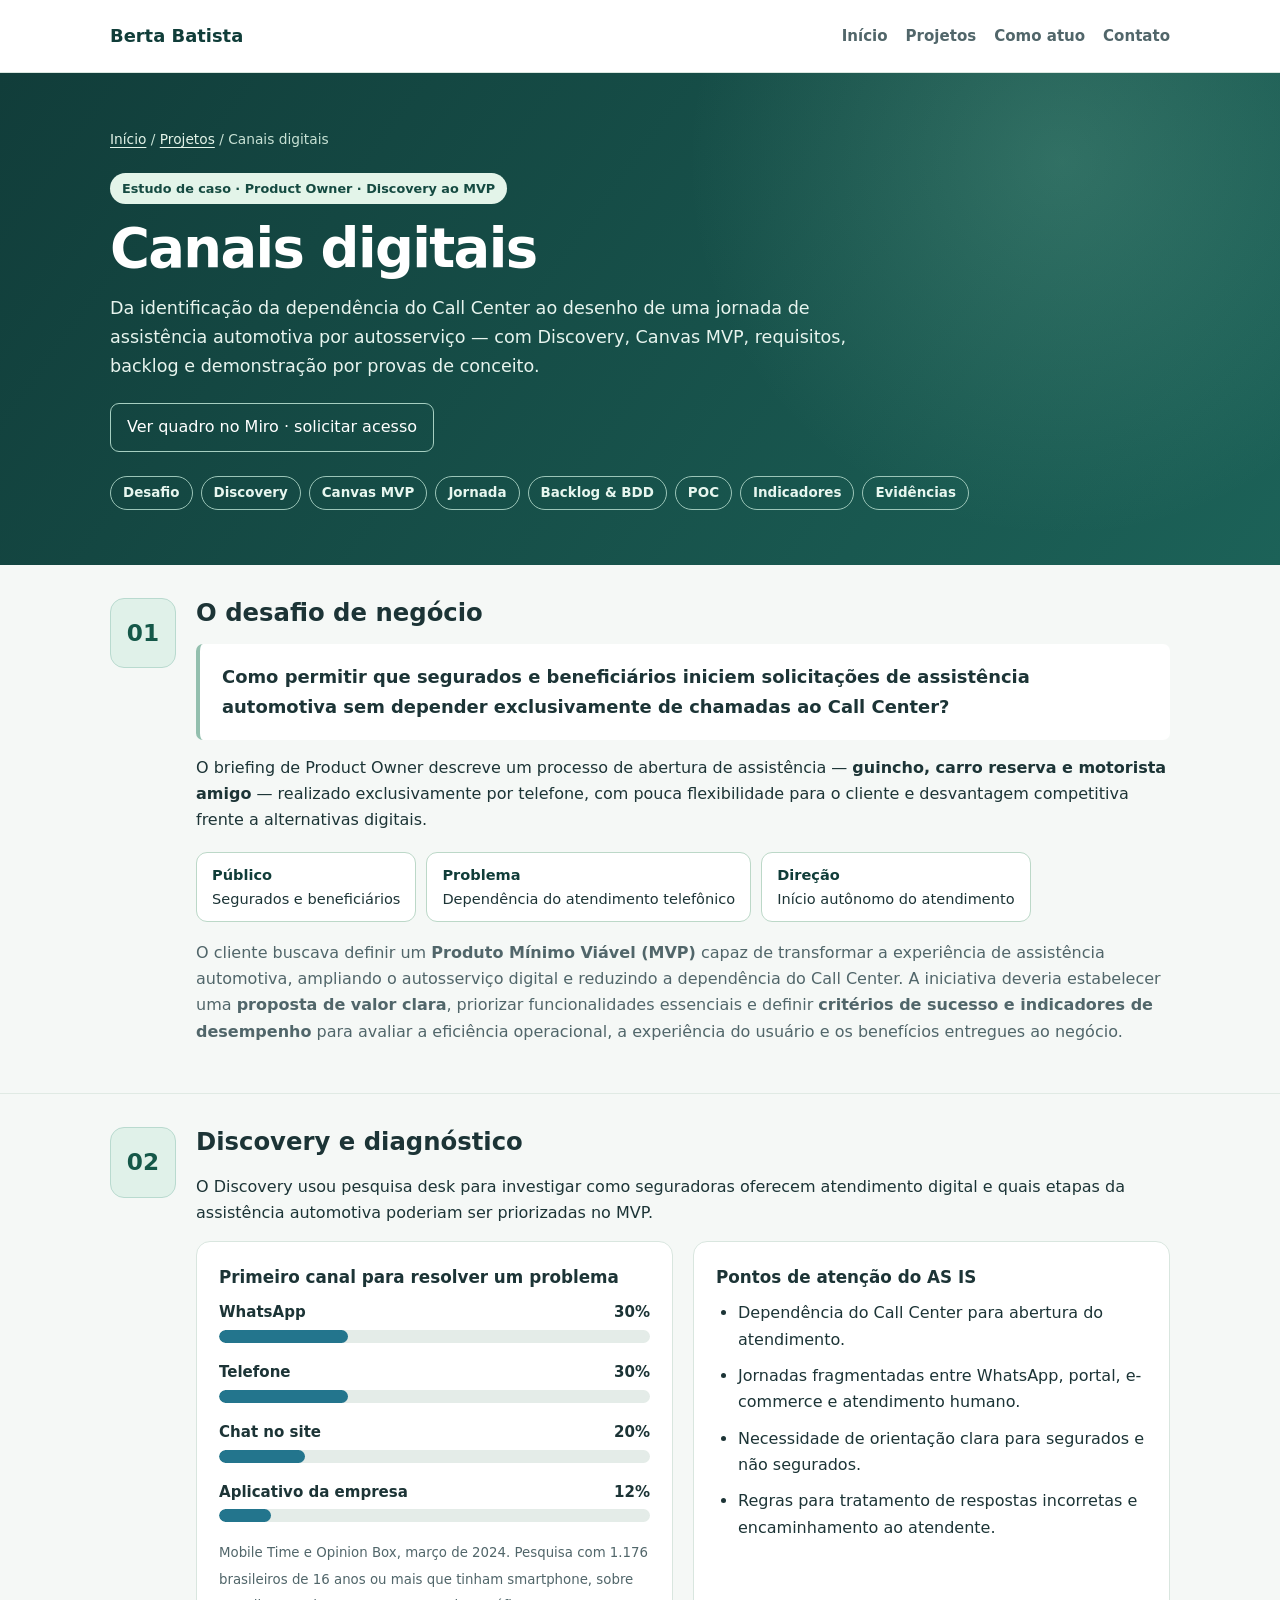
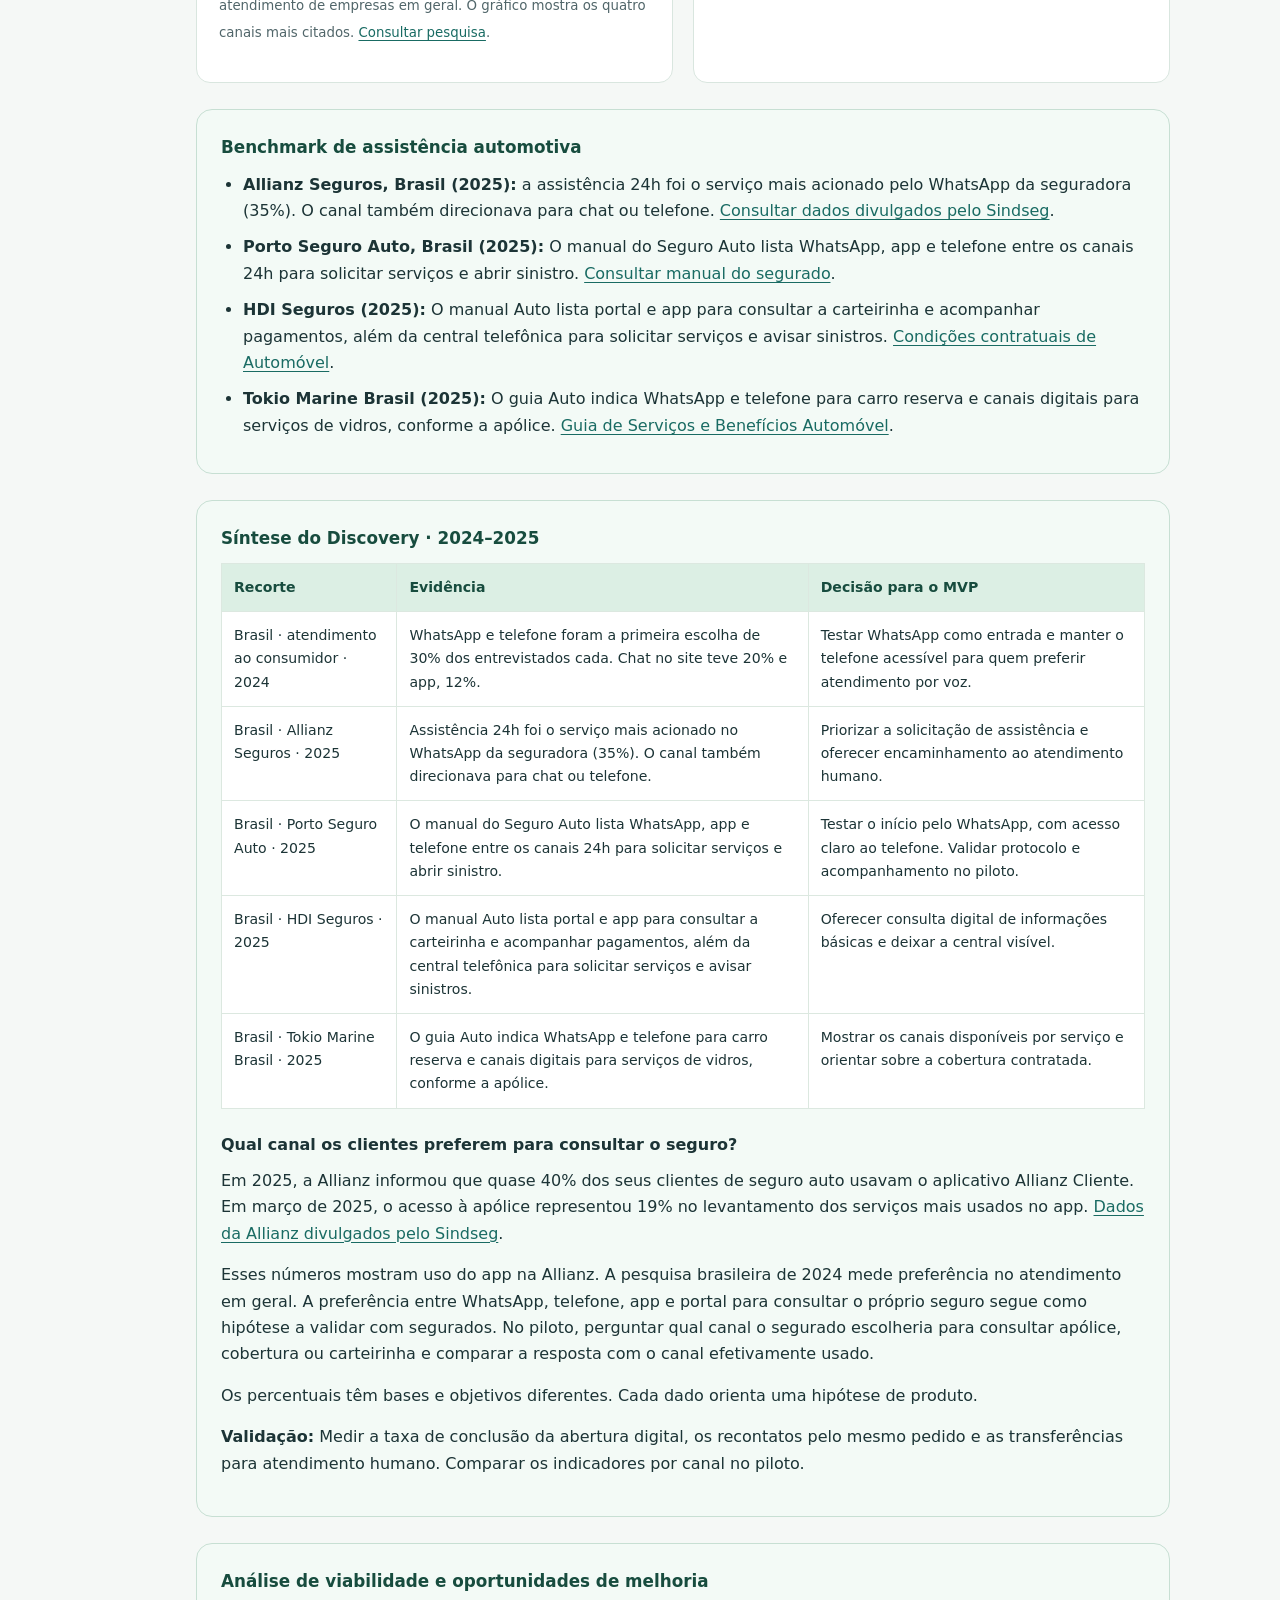
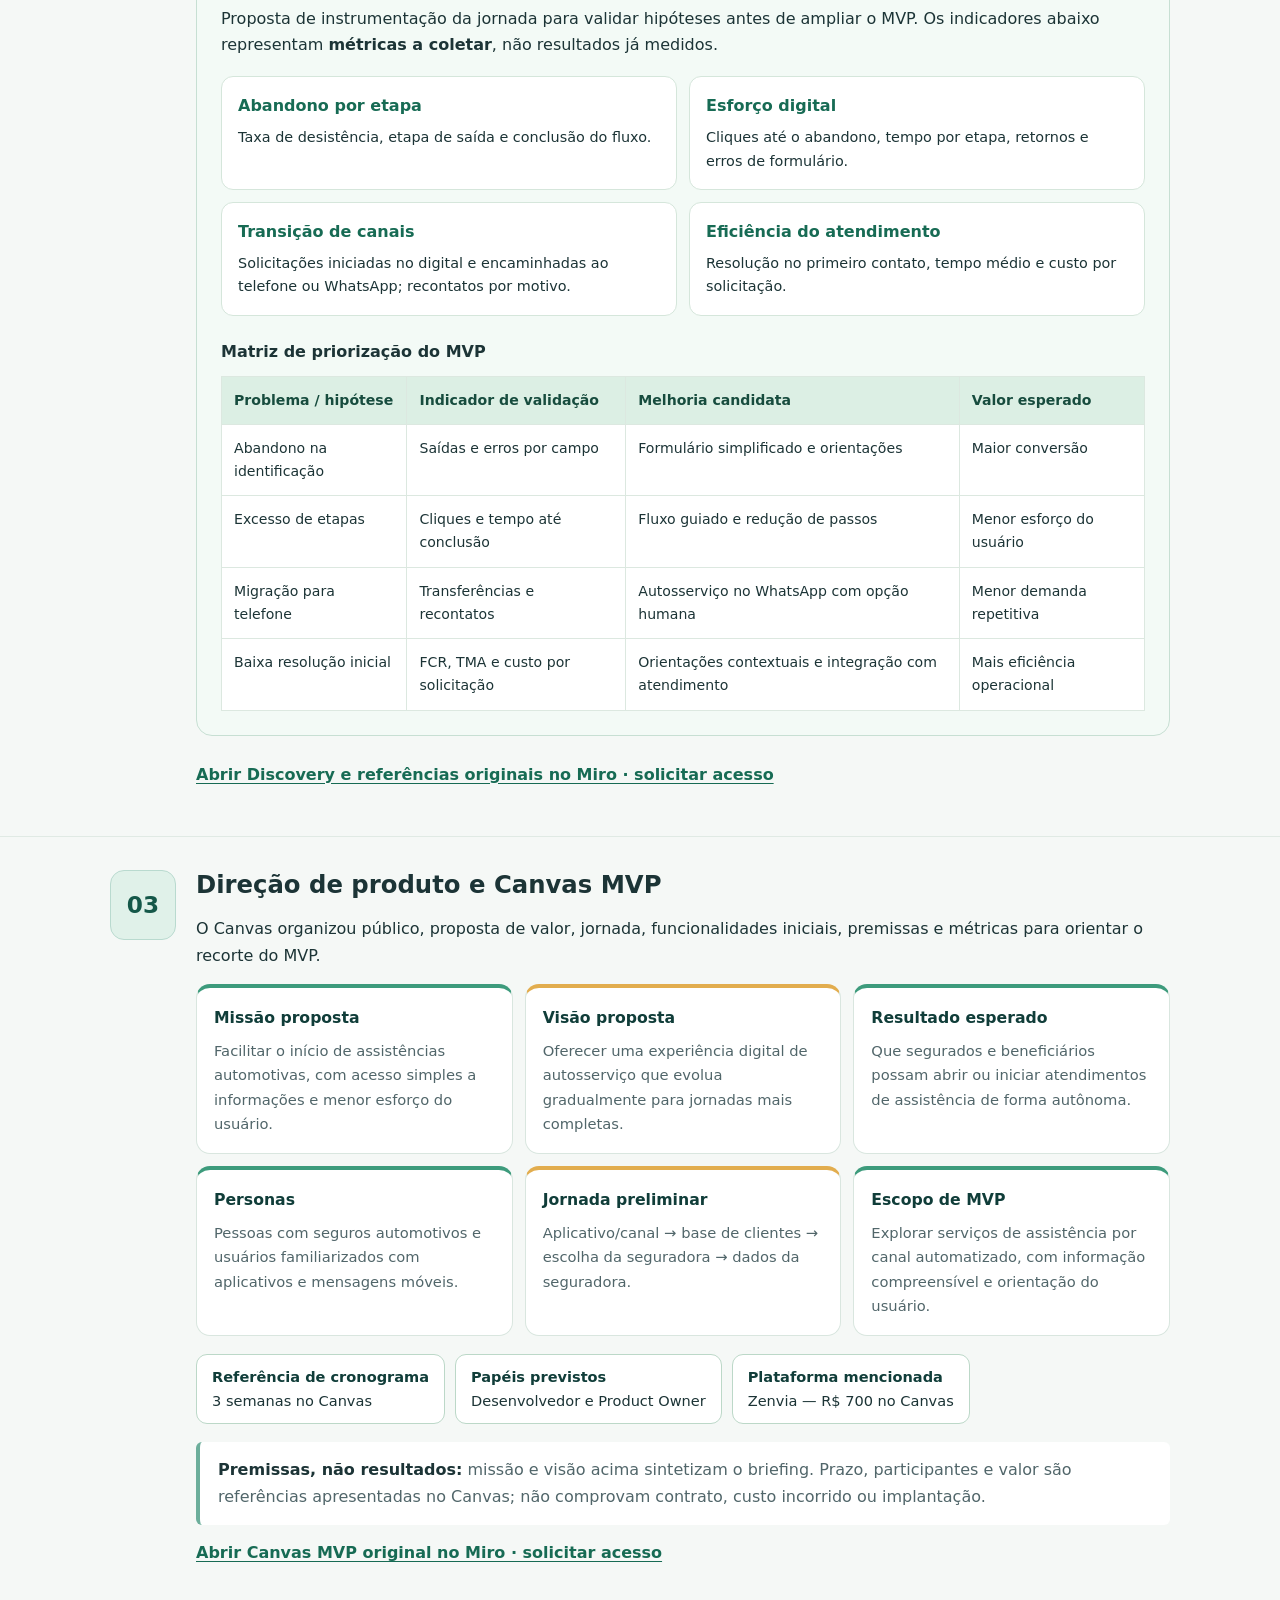
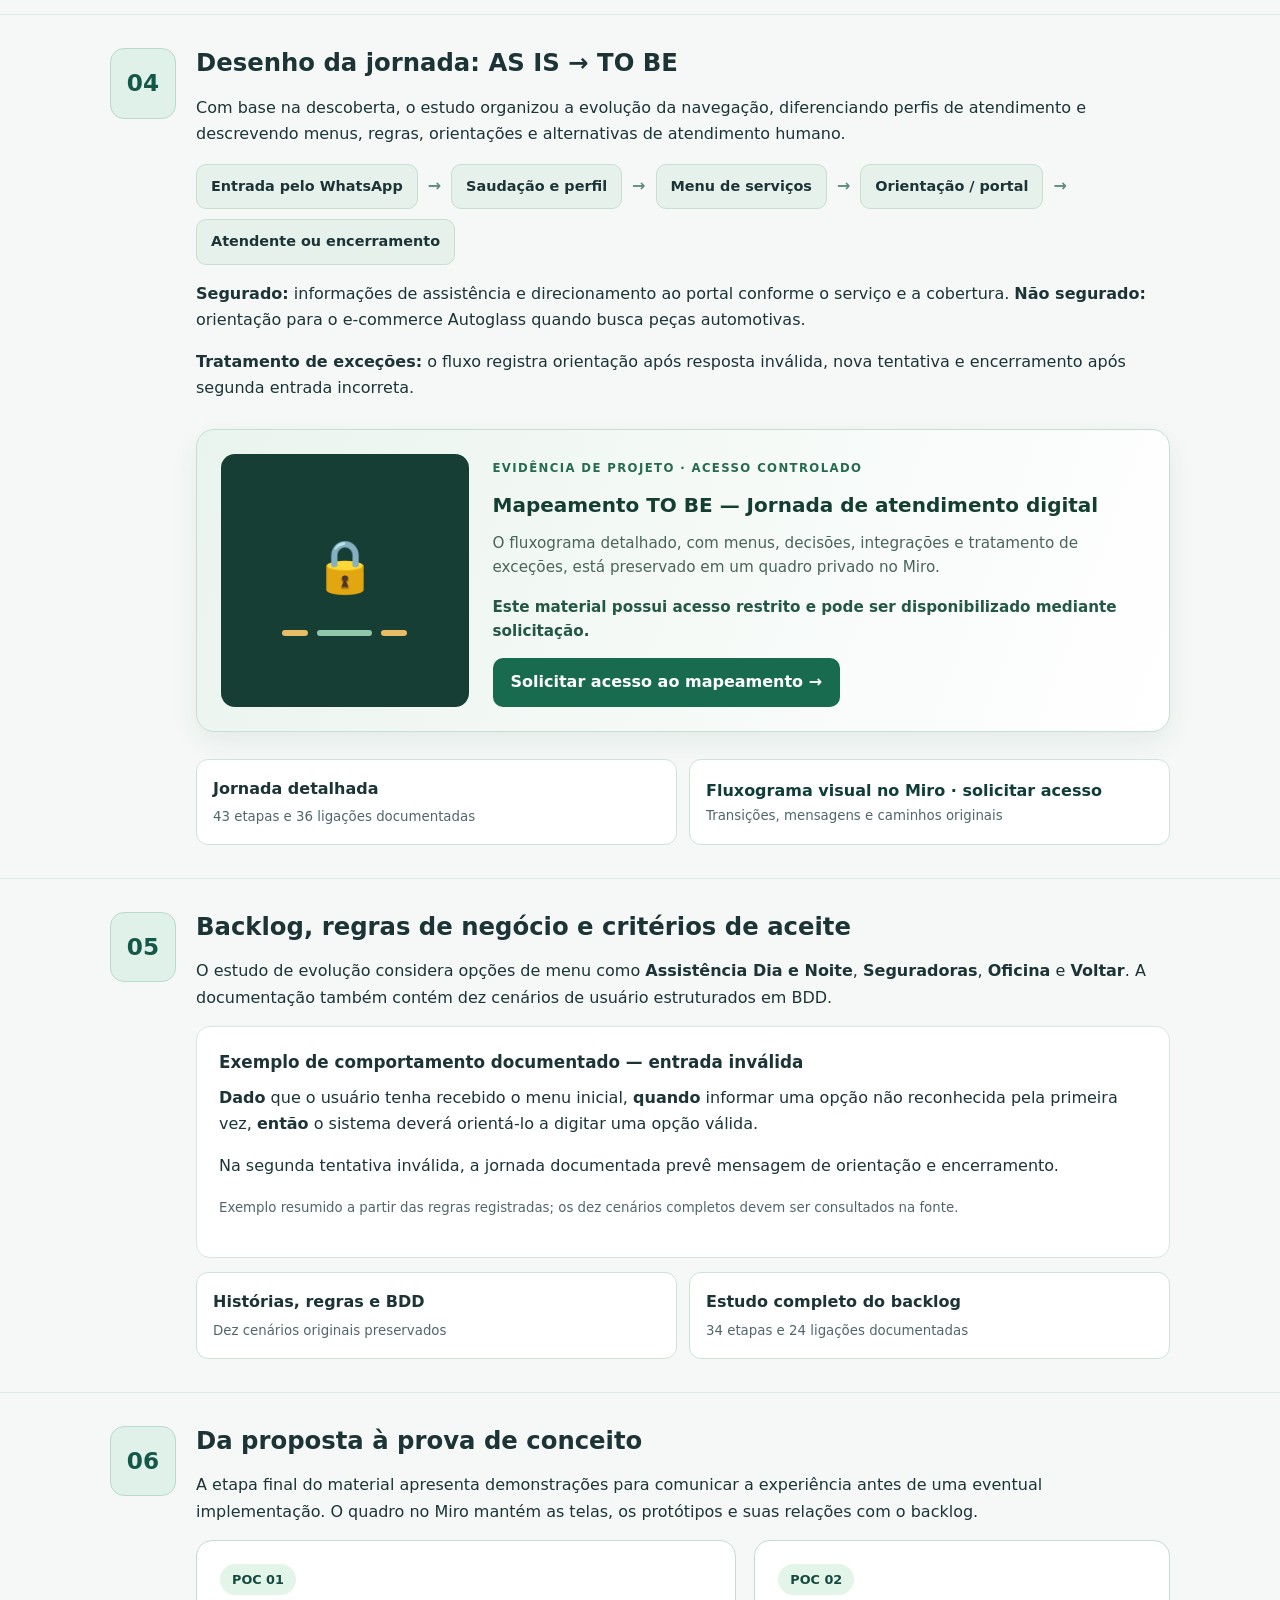
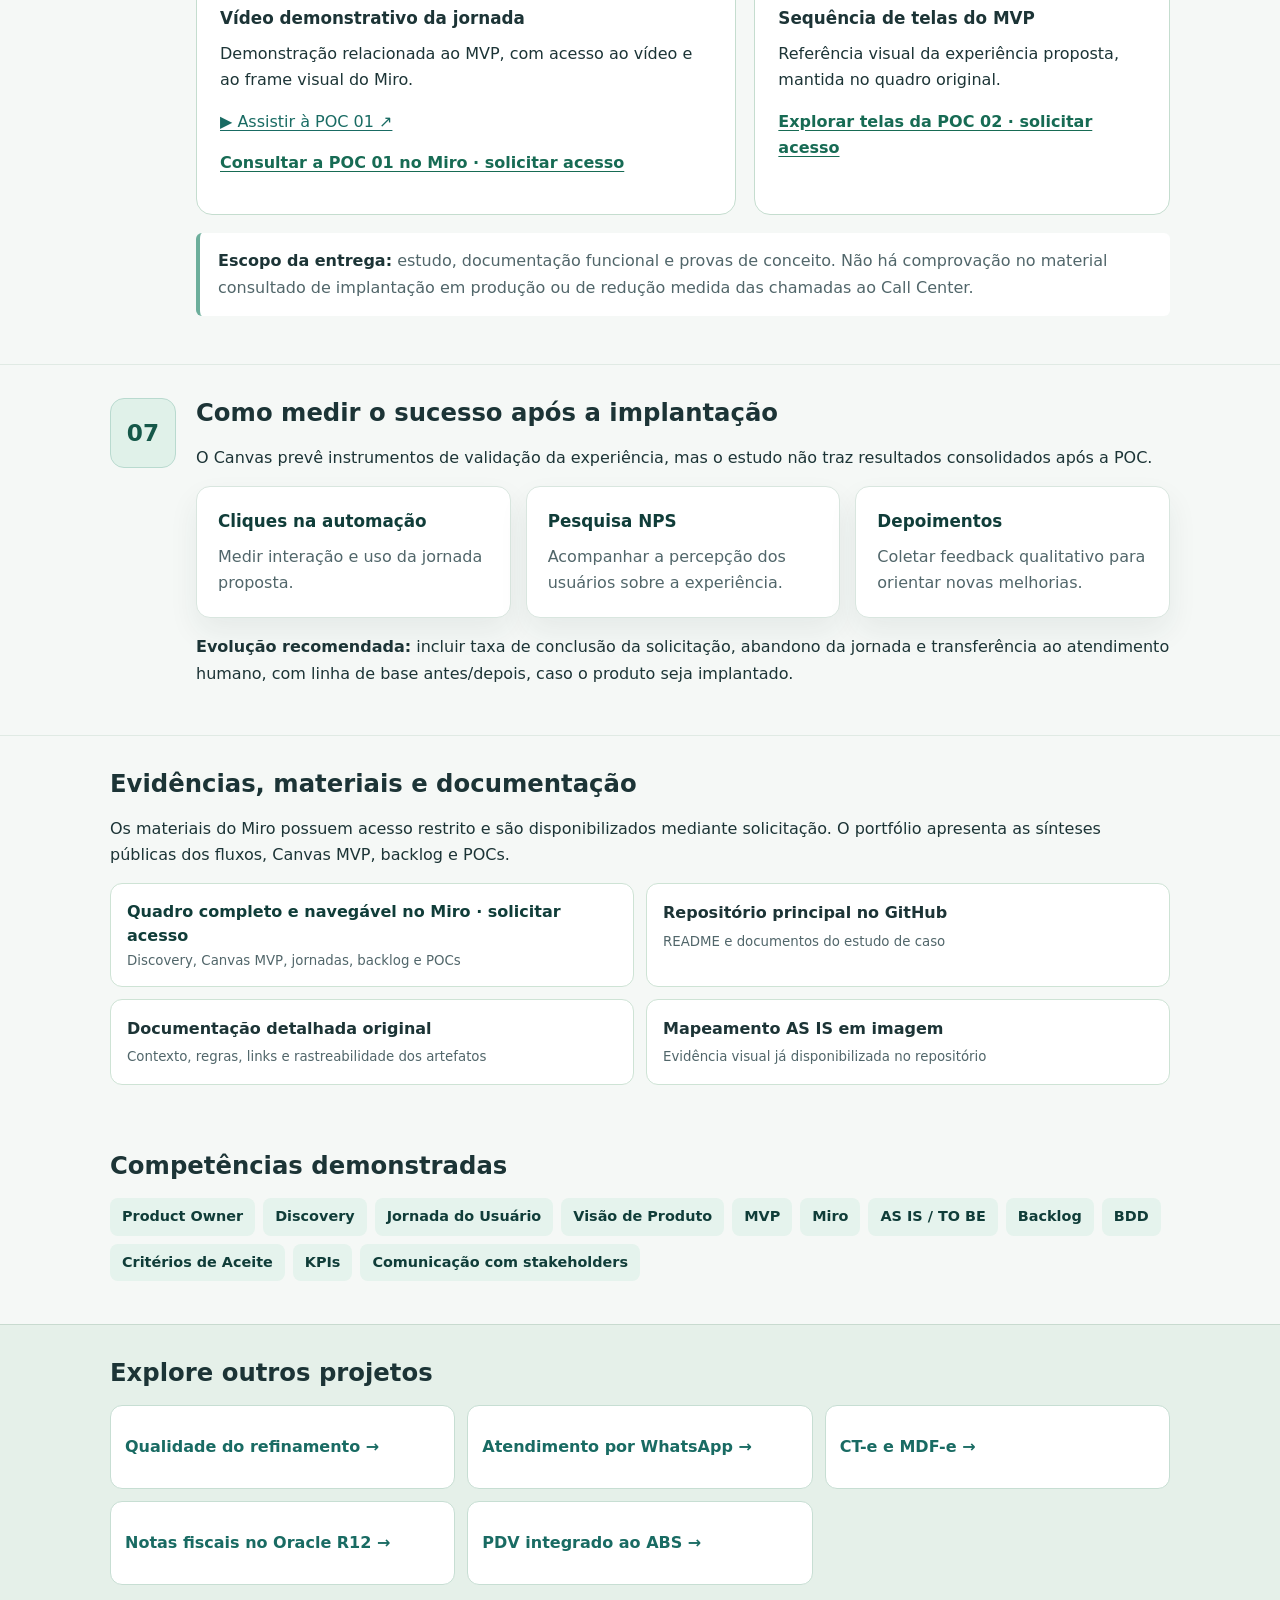
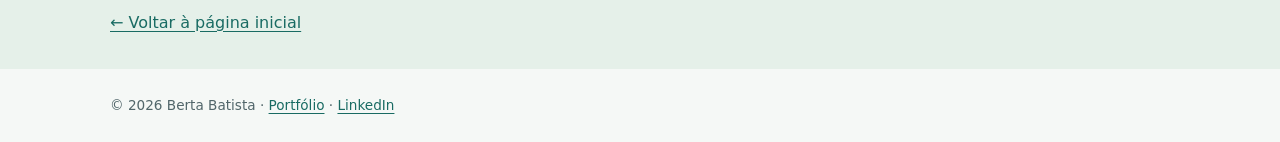
<file: canais-digitais.html>
<!DOCTYPE html>
<html lang="pt-BR">
<head>
  <meta charset="utf-8">
  <meta name="viewport" content="width=device-width, initial-scale=1">
  <meta name="description" content="Canais digitais: estudo de caso de Product Owner desde o desafio de assistência automotiva, Discovery, Canvas MVP, jornadas, requisitos e backlog até as provas de conceito.">
  <meta name="theme-color" content="#143b38">
  <title>Canais digitais | Berta Batista</title>
  <link rel="stylesheet" href="projetos.css">
  <style>
    .case-nav{display:flex;gap:8px;flex-wrap:wrap;margin-top:24px}
    .case-nav a{color:#e7f6ef;text-decoration:none;border:1px solid #9bc5b8;border-radius:99px;padding:5px 12px;font-size:.84rem;font-weight:650}
    .case-nav a:hover{background:rgba(255,255,255,.13)}
    .stage{display:grid;grid-template-columns:66px minmax(0,1fr);gap:20px;align-items:start}
    .stage-number{font-size:1.45rem;font-weight:800;color:#155849;background:#e0f1e9;border:1px solid #b9dacf;border-radius:14px;text-align:center;padding:15px 0}
    .stage h2{margin-top:0}
    .stage > div:last-child{min-width:0}
    .muted{color:var(--muted)}
    .context-quote{font-size:1.12rem;font-weight:650;border-left:4px solid #93bfae;padding:18px 22px;background:#fff;border-radius:7px}
    .facts{display:flex;gap:10px;flex-wrap:wrap;margin:18px 0}
    .fact{border:1px solid #bcd8c8;border-radius:11px;background:#fff;padding:10px 15px;font-size:.91rem}
    .fact strong{display:block;color:var(--green-dark)}
    .canvas{display:grid;grid-template-columns:repeat(3,minmax(0,1fr));gap:12px}
    .canvas .panel{border-top:4px solid #3d9b7c;box-shadow:none;padding:17px}
    .canvas .panel:nth-child(3n+2){border-top-color:#e2ad4e}
    .canvas .panel h3{font-size:.98rem}
    .canvas .panel p{font-size:.92rem}
    .metrics{display:grid;grid-template-columns:minmax(0,1fr) minmax(0,1fr);gap:20px}
    .bar-list{list-style:none;padding:0;margin:0}
    .bar-list li{margin-bottom:17px}
    .bar-label{display:flex;justify-content:space-between;gap:12px;margin-bottom:5px;font-size:.94rem;font-weight:650}
    .bar-track{height:13px;border-radius:99px;background:#e4ece8;overflow:hidden}
    .bar-fill{display:block;height:100%;border-radius:99px;background:#23758d}
    .stage-card{background:#fff;border:1px solid var(--line);border-radius:14px;padding:22px}
    .journey{display:flex;align-items:stretch;flex-wrap:wrap;gap:10px;margin:16px 0}
    .journey span{background:#e7f1eb;border:1px solid #c6dfd0;border-radius:10px;padding:10px 14px;font-weight:650;font-size:.9rem}
    .journey b{align-self:center;color:#608b79}
    .demo{display:grid;grid-template-columns:minmax(0,1.3fr) minmax(0,1fr);gap:18px}
    .demo-panel{background:#fff;border:1px solid #c5ddcf;border-radius:16px;padding:23px}
    .demo-panel .tag{margin-bottom:10px}
    .case-links{display:grid;grid-template-columns:repeat(2,minmax(0,1fr));gap:12px}
    .case-links a{display:block;background:#fff;border:1px solid #cee3d5;border-radius:12px;padding:16px;font-weight:700;text-decoration:none}
    .case-links .case-resource{display:block;background:#fff;border:1px solid #cee3d5;border-radius:12px;padding:16px}
    .case-resource strong{display:block;font-weight:700}
    .case-resource small{display:block;font-weight:400;color:var(--muted);margin-top:4px}
    .case-links a small{display:block;font-weight:400;color:var(--muted);margin-top:4px}
    .case-links a:hover{border-color:var(--green)}
    .case-section{border-bottom:1px solid #e0eae4}
    .skills{margin-bottom:10px}
    @media(max-width:830px){.metrics,.canvas,.demo{grid-template-columns:1fr 1fr}}
    @media(max-width:680px){.metrics,.canvas,.demo,.case-links{grid-template-columns:1fr}.stage{grid-template-columns:1fr;gap:8px}.stage-number{width:58px;padding:7px 0}.journey b{display:none}}
  .viability-block{margin:26px 0;padding:24px;border:1px solid #c7dfd3;background:#f3faf6;border-radius:16px}.viability-block h3{margin:0 0 10px;color:#174c3e}.viability-block h4{margin:23px 0 10px}.viability-grid{display:grid;grid-template-columns:repeat(2,minmax(0,1fr));gap:12px;margin:18px 0}.viability-grid article{padding:16px;background:#fff;border:1px solid #d5e6db;border-radius:12px}.viability-grid strong,.viability-grid span{display:block}.viability-grid strong{color:#176b54;margin-bottom:6px}.viability-grid span{font-size:.9rem}.viability-table-wrap{overflow-x:auto}.viability-table{width:100%;border-collapse:collapse;background:#fff;font-size:.88rem}.viability-table th,.viability-table td{padding:12px;border:1px solid #dce8e0;text-align:left;vertical-align:top}.viability-table th{background:#dcefe4;color:#174c3e}@media(max-width:680px){.viability-grid{grid-template-columns:1fr}.viability-block{padding:16px}}

    .to-be-map{margin:28px 0;background:#fff;border:1px solid #bfd9cf;border-radius:18px;overflow:hidden;box-shadow:0 10px 34px rgba(16,62,50,.09)}
    .to-be-map figcaption{display:grid;gap:6px;padding:20px 23px;background:#f1f8f4;border-bottom:1px solid #d7e9df}
    .to-be-map figcaption strong{font-size:1.06rem;color:#174f42}
    .to-be-map figcaption span{color:#546d61;font-size:.92rem;line-height:1.5}
    .to-be-map-frame{height:640px;background:#f6faf8}
    .to-be-map iframe{display:block;width:100%;height:100%;border:0}
    .to-be-map-footer{display:flex;align-items:center;justify-content:space-between;flex-wrap:wrap;gap:12px;padding:14px 22px;background:#fff;font-size:.87rem}
    .to-be-map-footer span{color:#5a6e65;flex:1 1 250px}
    .to-be-map-footer a{color:#135e4d;font-weight:750;text-decoration:underline;text-underline-offset:3px}
    @media(max-width:680px){.to-be-map-frame{height:490px}.to-be-map figcaption{padding:16px}.to-be-map-footer{padding:14px 16px}}


    /* Materiais Miro privados: solicitações de acesso, sem iframe ou links públicos. */
    .request-access{cursor:pointer;font:inherit;text-align:left}
    .case-links .request-access{display:block;width:100%;background:#fff;border:1px solid #cee3d5;border-radius:12px;padding:16px;font-weight:700;color:var(--green-dark);line-height:1.45}
    .case-links .request-access small{display:block;font-weight:400;color:var(--muted);margin-top:4px}
    .case-links .request-access:hover,.case-links .request-access:focus-visible{border-color:#177357;box-shadow:0 0 0 2px #d9eee4}
    p>.request-access:not(.btn){padding:0;border:0;background:none;color:#176b54;font-weight:700;text-decoration:underline;text-underline-offset:3px}
    .restricted-map{display:grid;grid-template-columns:minmax(140px,.55fr) minmax(0,1.45fr);gap:24px;margin:27px 0;padding:24px;background:linear-gradient(110deg,#eaf4ee,#fff);border:1px solid #c6dfd2;border-radius:18px;box-shadow:0 10px 28px rgba(17,75,53,.07)}
    .restricted-map-art{display:flex;flex-direction:column;align-items:center;justify-content:center;gap:22px;border-radius:14px;background:#173e35;min-height:220px}
    .restricted-lock{font-size:3.2rem}
    .restricted-map-lines{display:flex;align-items:center;gap:9px}.restricted-map-lines i{display:block;width:26px;height:6px;background:#e6bc65;border-radius:8px}.restricted-map-lines i:nth-child(2){width:55px;background:#8fc7ad}
    .restricted-eyebrow{font-size:.73rem;font-weight:800;letter-spacing:.12em;text-transform:uppercase;color:#266b51}
    .restricted-map h3{margin:9px 0 9px;font-size:1.25rem;color:#143e32}
    .restricted-map p{font-size:.95rem;line-height:1.6;color:#49645a}
    .restricted-map .restricted-note{font-weight:650;color:#245746}
    .restricted-primary{padding:13px 18px;border:0;border-radius:10px;background:#196b50;color:white;font-weight:750;cursor:pointer;line-height:1.4}
    .restricted-primary:hover{background:#104c39}
    .access-dialog{border:0;border-radius:18px;padding:0;max-width:520px;width:calc(100% - 28px);background:#fff;color:#203d31;box-shadow:0 22px 80px rgba(0,0,0,.26)}
    .access-dialog::backdrop{background:rgba(4,28,24,.70);backdrop-filter:blur(3px)}
    .access-dialog-inner{padding:26px}
    .access-dialog-top{display:flex;justify-content:space-between;align-items:flex-start;gap:14px}
    .access-dialog h2{font-size:1.38rem;margin:6px 0 9px;color:#164a39}
    .access-dialog p{font-size:.94rem;line-height:1.55;color:#456355}
    .access-dialog-close{width:36px;height:36px;border:1px solid #c9ddd1;border-radius:50%;background:white;font-size:1.3rem;cursor:pointer;flex-shrink:0}
    .access-form{display:grid;gap:13px;margin-top:17px}
    .access-form label{display:grid;gap:5px;font-size:.86rem;font-weight:700}
    .access-form input:not([type="checkbox"]),.access-form textarea{box-sizing:border-box;width:100%;font:inherit;border:1px solid #b8d3c5;border-radius:9px;padding:10px 12px;min-height:43px;background:#fff;color:#183c30}
    .access-form textarea{min-height:65px;resize:vertical}
    .access-form .access-consent{display:flex;align-items:flex-start;gap:9px;font-size:.82rem;font-weight:500;line-height:1.55;color:#466156}
    .access-consent input{margin-top:4px}
    .access-form button[type="submit"]{border:0;border-radius:10px;padding:13px;background:#176747;color:#fff;font:inherit;font-weight:750;cursor:pointer}
    .access-form button[disabled]{opacity:.65;cursor:wait}
    .access-status{min-height:1.3em;margin:0;font-size:.87rem!important}
    .access-status.error{color:#a62c2c}
    .access-status.success{color:#176747}
    .access-fallback{display:none;font-size:.86rem;color:#176747;font-weight:700}
    .access-fallback.visible{display:inline-block}
    .access-privacy{font-size:.76rem!important;color:#617b6e!important}
    @media(max-width:680px){.restricted-map{grid-template-columns:1fr;padding:16px}.restricted-map-art{min-height:100px;flex-direction:row}.access-dialog-inner{padding:20px}}

</style>
</head>
<body>
  <header class="top"><div class="container top-inner">
    <a class="brand" href="index.html">Berta Batista</a>
    <nav aria-label="Navegação principal">
      <a href="index.html">Início</a>
      <a href="index.html#projetos">Projetos</a>
      <a href="index.html#atuacao">Como atuo</a>
      <a href="index.html#contato">Contato</a>
    </nav>
  </div></header>
  <main>
    <div class="hero"><div class="container">
      <p class="crumb"><a href="index.html">Início</a> / <a href="index.html#projetos">Projetos</a> / Canais digitais</p>
      <span class="tag">Estudo de caso · Product Owner · Discovery ao MVP</span>
      <h1>Canais digitais</h1>
      <p class="hero-lead">Da identificação da dependência do Call Center ao desenho de uma jornada de assistência automotiva por autosserviço — com Discovery, Canvas MVP, requisitos, backlog e demonstração por provas de conceito.</p>
      <div class="actions">
        
        <button type="button" class="btn outline request-access" data-material="Ver quadro no Miro">Ver quadro no Miro · solicitar acesso</button>
      </div>
      <nav class="case-nav" aria-label="Etapas deste case">
        <a href="#desafio">Desafio</a><a href="#discovery">Discovery</a><a href="#mvp">Canvas MVP</a>
        <a href="#jornada">Jornada</a><a href="#backlog">Backlog &amp; BDD</a><a href="#poc">POC</a>
        <a href="#indicadores">Indicadores</a><a href="#evidencias">Evidências</a>
      </nav>
    </div></div>

    <section id="desafio" class="case-section" aria-labelledby="desafio-h"><div class="container stage">
      <span class="stage-number" aria-hidden="true">01</span><div>
      <h2 id="desafio-h">O desafio de negócio</h2>
      <p class="context-quote">Como permitir que segurados e beneficiários iniciem solicitações de assistência automotiva sem depender exclusivamente de chamadas ao Call Center?</p>
      <p>O briefing de Product Owner descreve um processo de abertura de assistência — <strong>guincho, carro reserva e motorista amigo</strong> — realizado exclusivamente por telefone, com pouca flexibilidade para o cliente e desvantagem competitiva frente a alternativas digitais.</p>
      <div class="facts">
        <div class="fact"><strong>Público</strong>Segurados e beneficiários</div>
        <div class="fact"><strong>Problema</strong>Dependência do atendimento telefônico</div>
        <div class="fact"><strong>Direção</strong>Início autônomo do atendimento</div>
      </div>
      <p class="muted">O cliente buscava definir um <strong>Produto Mínimo Viável (MVP)</strong> capaz de transformar a experiência de assistência automotiva, ampliando o autosserviço digital e reduzindo a dependência do Call Center. A iniciativa deveria estabelecer uma <strong>proposta de valor clara</strong>, priorizar funcionalidades essenciais e definir <strong>critérios de sucesso e indicadores de desempenho</strong> para avaliar a eficiência operacional, a experiência do usuário e os benefícios entregues ao negócio.</p>
      </div>
    </div></section>

    <section id="discovery" class="case-section" aria-labelledby="discovery-h"><div class="container stage">
      <span class="stage-number" aria-hidden="true">02</span><div>
      <h2 id="discovery-h">Discovery e diagnóstico</h2>
      <p>O Discovery usou pesquisa desk para investigar como seguradoras oferecem atendimento digital e quais etapas da assistência automotiva poderiam ser priorizadas no MVP.</p>
      <div class="metrics">
        <article class="stage-card">
          <h3>Primeiro canal para resolver um problema</h3>
          <ul class="bar-list" aria-label="Quatro canais mais citados na pesquisa brasileira de 2024">
            <li><div class="bar-label"><span>WhatsApp</span><span>30%</span></div><div class="bar-track" aria-hidden="true"><span class="bar-fill" style="width:30%"></span></div></li>
            <li><div class="bar-label"><span>Telefone</span><span>30%</span></div><div class="bar-track" aria-hidden="true"><span class="bar-fill" style="width:30%"></span></div></li>
            <li><div class="bar-label"><span>Chat no site</span><span>20%</span></div><div class="bar-track" aria-hidden="true"><span class="bar-fill" style="width:20%"></span></div></li>
            <li><div class="bar-label"><span>Aplicativo da empresa</span><span>12%</span></div><div class="bar-track" aria-hidden="true"><span class="bar-fill" style="width:12%"></span></div></li>
          </ul>
          <p class="muted"><small>Mobile Time e Opinion Box, março de 2024. Pesquisa com 1.176 brasileiros de 16 anos ou mais que tinham smartphone, sobre atendimento de empresas em geral. O gráfico mostra os quatro canais mais citados. <a href="https://www.mobiletime.com.br/noticias/20/05/2024/whatsapp-e-telefone-sao-os-canais-de-atendimento-preferidos-do-brasileiro/">Consultar pesquisa</a>.</small></p>
        </article>
        <article class="stage-card">
          <h3>Pontos de atenção do AS IS</h3>
          <ul class="points">
            <li>Dependência do Call Center para abertura do atendimento.</li>
            <li>Jornadas fragmentadas entre WhatsApp, portal, e-commerce e atendimento humano.</li>
            <li>Necessidade de orientação clara para segurados e não segurados.</li>
            <li>Regras para tratamento de respostas incorretas e encaminhamento ao atendente.</li>
          </ul>
        </article>
      </div>
      <div class="viability-block">
        <h3>Benchmark de assistência automotiva</h3>
        <ul class="points">
          <li><strong>Allianz Seguros, Brasil (2025):</strong> a assistência 24h foi o serviço mais acionado pelo WhatsApp da seguradora (35%). O canal também direcionava para chat ou telefone. <a href="https://www.sindicatoseguradoras.com.br/2025/07/01/uso-dos-canais-digitais-cresce-mais-de-20-na-allianz-seguros/">Consultar dados divulgados pelo Sindseg</a>.</li>
          <li><strong>Porto Seguro Auto, Brasil (2025):</strong> O manual do Seguro Auto lista WhatsApp, app e telefone entre os canais 24h para solicitar serviços e abrir sinistro. <a href="https://www.portoseguro.com.br/content/dam/documentos/condicoes_gerais/seguro_auto/2025/CG138-3402-Porto%20Seguro.pdf">Consultar manual do segurado</a>.</li>
          <li><strong>HDI Seguros (2025):</strong> O manual Auto lista portal e app para consultar a carteirinha e acompanhar pagamentos, além da central telefônica para solicitar serviços e avisar sinistros. <a href="https://www.bv.com.br/documents/d/portal/cg-hdi-1">Condições contratuais de Automóvel</a>.</li>
          <li><strong>Tokio Marine Brasil (2025):</strong> O guia Auto indica WhatsApp e telefone para carro reserva e canais digitais para serviços de vidros, conforme a apólice. <a href="https://portal.tokiomarine.com.br/docstore-services/rest/download/0807149a-2640-4fc6-b0be-97d47e890179">Guia de Serviços e Benefícios Automóvel</a>.</li>
        </ul>
      </div>
      <div class="viability-block" id="sintese-discovery">
        <h3>Síntese do Discovery · 2024–2025</h3>
        <div class="viability-table-wrap">
          <table class="viability-table">
            <thead><tr><th scope="col">Recorte</th><th scope="col">Evidência</th><th scope="col">Decisão para o MVP</th></tr></thead>
            <tbody>
              <tr><td>Brasil · atendimento ao consumidor · 2024</td><td>WhatsApp e telefone foram a primeira escolha de 30% dos entrevistados cada. Chat no site teve 20% e app, 12%.</td><td>Testar WhatsApp como entrada e manter o telefone acessível para quem preferir atendimento por voz.</td></tr>
              <tr><td>Brasil · Allianz Seguros · 2025</td><td>Assistência 24h foi o serviço mais acionado no WhatsApp da seguradora (35%). O canal também direcionava para chat ou telefone.</td><td>Priorizar a solicitação de assistência e oferecer encaminhamento ao atendimento humano.</td></tr>
              <tr><td>Brasil · Porto Seguro Auto · 2025</td><td>O manual do Seguro Auto lista WhatsApp, app e telefone entre os canais 24h para solicitar serviços e abrir sinistro.</td><td>Testar o início pelo WhatsApp, com acesso claro ao telefone. Validar protocolo e acompanhamento no piloto.</td></tr>
              <tr><td>Brasil · HDI Seguros · 2025</td><td>O manual Auto lista portal e app para consultar a carteirinha e acompanhar pagamentos, além da central telefônica para solicitar serviços e avisar sinistros.</td><td>Oferecer consulta digital de informações básicas e deixar a central visível.</td></tr>
              <tr><td>Brasil · Tokio Marine Brasil · 2025</td><td>O guia Auto indica WhatsApp e telefone para carro reserva e canais digitais para serviços de vidros, conforme a apólice.</td><td>Mostrar os canais disponíveis por serviço e orientar sobre a cobertura contratada.</td></tr>
            </tbody>
          </table>
        </div>
        <h4>Qual canal os clientes preferem para consultar o seguro?</h4>
        <p>Em 2025, a Allianz informou que quase 40% dos seus clientes de seguro auto usavam o aplicativo Allianz Cliente. Em março de 2025, o acesso à apólice representou 19% no levantamento dos serviços mais usados no app. <a href="https://www.sindicatoseguradoras.com.br/2025/07/01/uso-dos-canais-digitais-cresce-mais-de-20-na-allianz-seguros/">Dados da Allianz divulgados pelo Sindseg</a>.</p>
        <p>Esses números mostram uso do app na Allianz. A pesquisa brasileira de 2024 mede preferência no atendimento em geral. A preferência entre WhatsApp, telefone, app e portal para consultar o próprio seguro segue como hipótese a validar com segurados. No piloto, perguntar qual canal o segurado escolheria para consultar apólice, cobertura ou carteirinha e comparar a resposta com o canal efetivamente usado.</p>
        <p>Os percentuais têm bases e objetivos diferentes. Cada dado orienta uma hipótese de produto.</p>
        <p><strong>Validação:</strong> Medir a taxa de conclusão da abertura digital, os recontatos pelo mesmo pedido e as transferências para atendimento humano. Comparar os indicadores por canal no piloto.</p>
      </div>
      <div class="viability-block"><h3>Análise de viabilidade e oportunidades de melhoria</h3><p>Proposta de instrumentação da jornada para validar hipóteses antes de ampliar o MVP. Os indicadores abaixo representam <strong>métricas a coletar</strong>, não resultados já medidos.</p><div class="viability-grid"><article><strong>Abandono por etapa</strong><span>Taxa de desistência, etapa de saída e conclusão do fluxo.</span></article><article><strong>Esforço digital</strong><span>Cliques até o abandono, tempo por etapa, retornos e erros de formulário.</span></article><article><strong>Transição de canais</strong><span>Solicitações iniciadas no digital e encaminhadas ao telefone ou WhatsApp; recontatos por motivo.</span></article><article><strong>Eficiência do atendimento</strong><span>Resolução no primeiro contato, tempo médio e custo por solicitação.</span></article></div><h4>Matriz de priorização do MVP</h4><div class="viability-table-wrap"><table class="viability-table"><thead><tr><th>Problema / hipótese</th><th>Indicador de validação</th><th>Melhoria candidata</th><th>Valor esperado</th></tr></thead><tbody><tr><td>Abandono na identificação</td><td>Saídas e erros por campo</td><td>Formulário simplificado e orientações</td><td>Maior conversão</td></tr><tr><td>Excesso de etapas</td><td>Cliques e tempo até conclusão</td><td>Fluxo guiado e redução de passos</td><td>Menor esforço do usuário</td></tr><tr><td>Migração para telefone</td><td>Transferências e recontatos</td><td>Autosserviço no WhatsApp com opção humana</td><td>Menor demanda repetitiva</td></tr><tr><td>Baixa resolução inicial</td><td>FCR, TMA e custo por solicitação</td><td>Orientações contextuais e integração com atendimento</td><td>Mais eficiência operacional</td></tr></tbody></table></div></div>
      <p><button type="button" class="request-access" data-material="Abrir Discovery e referências originais no Miro">Abrir Discovery e referências originais no Miro · solicitar acesso</button></p>
      </div>
    </div></section>

    <section id="mvp" class="case-section" aria-labelledby="mvp-h"><div class="container stage">
      <span class="stage-number" aria-hidden="true">03</span><div>
      <h2 id="mvp-h">Direção de produto e Canvas MVP</h2>
      <p>O Canvas organizou público, proposta de valor, jornada, funcionalidades iniciais, premissas e métricas para orientar o recorte do MVP.</p>
      <div class="canvas">
        <article class="panel"><h3>Missão proposta</h3><p>Facilitar o início de assistências automotivas, com acesso simples a informações e menor esforço do usuário.</p></article>
        <article class="panel"><h3>Visão proposta</h3><p>Oferecer uma experiência digital de autosserviço que evolua gradualmente para jornadas mais completas.</p></article>
        <article class="panel"><h3>Resultado esperado</h3><p>Que segurados e beneficiários possam abrir ou iniciar atendimentos de assistência de forma autônoma.</p></article>
        <article class="panel"><h3>Personas</h3><p>Pessoas com seguros automotivos e usuários familiarizados com aplicativos e mensagens móveis.</p></article>
        <article class="panel"><h3>Jornada preliminar</h3><p>Aplicativo/canal → base de clientes → escolha da seguradora → dados da seguradora.</p></article>
        <article class="panel"><h3>Escopo de MVP</h3><p>Explorar serviços de assistência por canal automatizado, com informação compreensível e orientação do usuário.</p></article>
      </div>
      <div class="facts">
        <div class="fact"><strong>Referência de cronograma</strong>3 semanas no Canvas</div>
        <div class="fact"><strong>Papéis previstos</strong>Desenvolvedor e Product Owner</div>
        <div class="fact"><strong>Plataforma mencionada</strong>Zenvia — R$ 700 no Canvas</div>
      </div>
      <p class="note"><strong>Premissas, não resultados:</strong> missão e visão acima sintetizam o briefing. Prazo, participantes e valor são referências apresentadas no Canvas; não comprovam contrato, custo incorrido ou implantação.</p>
      <p><button type="button" class="request-access" data-material="Abrir Canvas MVP original no Miro">Abrir Canvas MVP original no Miro · solicitar acesso</button></p>
      </div>
    </div></section>

    <section id="jornada" class="case-section" aria-labelledby="jornada-h"><div class="container stage">
      <span class="stage-number" aria-hidden="true">04</span><div>
      <h2 id="jornada-h">Desenho da jornada: AS IS → TO BE</h2>
      <p>Com base na descoberta, o estudo organizou a evolução da navegação, diferenciando perfis de atendimento e descrevendo menus, regras, orientações e alternativas de atendimento humano.</p>
      <div class="journey" aria-label="Resumo funcional da jornada proposta">
        <span>Entrada pelo WhatsApp</span><b>→</b><span>Saudação e perfil</span><b>→</b><span>Menu de serviços</span><b>→</b><span>Orientação / portal</span><b>→</b><span>Atendente ou encerramento</span>
      </div>
      <p><strong>Segurado:</strong> informações de assistência e direcionamento ao portal conforme o serviço e a cobertura. <strong>Não segurado:</strong> orientação para o e-commerce Autoglass quando busca peças automotivas.</p>
      <p><strong>Tratamento de exceções:</strong> o fluxo registra orientação após resposta inválida, nova tentativa e encerramento após segunda entrada incorreta.</p>

      <div class="restricted-map" aria-labelledby="restricted-map-title">
        <div class="restricted-map-art" aria-hidden="true">
          <span class="restricted-lock">🔒</span>
          <div class="restricted-map-lines"><i></i><i></i><i></i></div>
        </div>
        <div class="restricted-map-content">
          <span class="restricted-eyebrow">Evidência de projeto · Acesso controlado</span>
          <h3 id="restricted-map-title">Mapeamento TO BE — Jornada de atendimento digital</h3>
          <p>O fluxograma detalhado, com menus, decisões, integrações e tratamento de exceções, está preservado em um quadro privado no Miro.</p>
          <p class="restricted-note">Este material possui acesso restrito e pode ser disponibilizado mediante solicitação.</p>
          <button type="button" class="restricted-primary request-access" data-material="Mapeamento TO BE — Jornada de atendimento digital">Solicitar acesso ao mapeamento →</button>
        </div>
      </div>
      <div class="case-links">
        <div class="case-resource"><strong>Jornada detalhada</strong><small>43 etapas e 36 ligações documentadas</small></div>
        <button type="button" class="request-access" data-material="Fluxograma visual no Miro">Fluxograma visual no Miro · solicitar acesso<small>Transições, mensagens e caminhos originais</small></button>
      </div>
      </div>
    </div></section>

    <section id="backlog" class="case-section" aria-labelledby="backlog-h"><div class="container stage">
      <span class="stage-number" aria-hidden="true">05</span><div>
      <h2 id="backlog-h">Backlog, regras de negócio e critérios de aceite</h2>
      <p>O estudo de evolução considera opções de menu como <strong>Assistência Dia e Noite</strong>, <strong>Seguradoras</strong>, <strong>Oficina</strong> e <strong>Voltar</strong>. A documentação também contém dez cenários de usuário estruturados em BDD.</p>
      <div class="stage-card">
        <h3>Exemplo de comportamento documentado — entrada inválida</h3>
        <p><strong>Dado</strong> que o usuário tenha recebido o menu inicial, <strong>quando</strong> informar uma opção não reconhecida pela primeira vez, <strong>então</strong> o sistema deverá orientá-lo a digitar uma opção válida.</p>
        <p>Na segunda tentativa inválida, a jornada documentada prevê mensagem de orientação e encerramento.</p>
        <p class="muted"><small>Exemplo resumido a partir das regras registradas; os dez cenários completos devem ser consultados na fonte.</small></p>
      </div>
      <div class="case-links" style="margin-top:14px">
        <div class="case-resource"><strong>Histórias, regras e BDD</strong><small>Dez cenários originais preservados</small></div>
        <div class="case-resource"><strong>Estudo completo do backlog</strong><small>34 etapas e 24 ligações documentadas</small></div>
      </div>
      </div>
    </div></section>

    <section id="poc" class="case-section" aria-labelledby="poc-h"><div class="container stage">
      <span class="stage-number" aria-hidden="true">06</span><div>
      <h2 id="poc-h">Da proposta à prova de conceito</h2>
      <p>A etapa final do material apresenta demonstrações para comunicar a experiência antes de uma eventual implementação. O quadro no Miro mantém as telas, os protótipos e suas relações com o backlog.</p>
      <div class="demo">
        <article class="demo-panel">
          <span class="tag">POC 01</span>
          <h3>Vídeo demonstrativo da jornada</h3>
          <p>Demonstração relacionada ao MVP, com acesso ao vídeo e ao frame visual do Miro.</p>
          <p><a href="https://youtu.be/u4LxF7WXEUY" target="_blank" rel="noopener noreferrer">▶ Assistir à POC 01 ↗</a></p>
          <p><button type="button" class="request-access" data-material="Consultar a POC 01 no Miro">Consultar a POC 01 no Miro · solicitar acesso</button></p>
        </article>
        <article class="demo-panel">
          <span class="tag">POC 02</span>
          <h3>Sequência de telas do MVP</h3>
          <p>Referência visual da experiência proposta, mantida no quadro original.</p>
          <p><button type="button" class="request-access" data-material="Explorar telas da POC 02">Explorar telas da POC 02 · solicitar acesso</button></p>
        </article>
      </div>
      <p class="note" style="margin-top:18px"><strong>Escopo da entrega:</strong> estudo, documentação funcional e provas de conceito. Não há comprovação no material consultado de implantação em produção ou de redução medida das chamadas ao Call Center.</p>
      </div>
    </div></section>

    <section id="indicadores" class="case-section" aria-labelledby="indicadores-h"><div class="container stage">
      <span class="stage-number" aria-hidden="true">07</span><div>
      <h2 id="indicadores-h">Como medir o sucesso após a implantação</h2>
      <p>O Canvas prevê instrumentos de validação da experiência, mas o estudo não traz resultados consolidados após a POC.</p>
      <div class="overview">
        <article class="panel"><h3>Cliques na automação</h3><p>Medir interação e uso da jornada proposta.</p></article>
        <article class="panel"><h3>Pesquisa NPS</h3><p>Acompanhar a percepção dos usuários sobre a experiência.</p></article>
        <article class="panel"><h3>Depoimentos</h3><p>Coletar feedback qualitativo para orientar novas melhorias.</p></article>
      </div>
      <p style="margin-top:16px"><strong>Evolução recomendada:</strong> incluir taxa de conclusão da solicitação, abandono da jornada e transferência ao atendimento humano, com linha de base antes/depois, caso o produto seja implantado.</p>
      </div>
    </div></section>

    <section id="evidencias" aria-labelledby="evidencias-h"><div class="container">
      <h2 id="evidencias-h">Evidências, materiais e documentação</h2>
      <p>Os materiais do Miro possuem acesso restrito e são disponibilizados mediante solicitação. O portfólio apresenta as sínteses públicas dos fluxos, Canvas MVP, backlog e POCs.</p>
      <div class="case-links">
        <button type="button" class="request-access" data-material="Quadro completo e navegável no Miro">Quadro completo e navegável no Miro · solicitar acesso<small>Discovery, Canvas MVP, jornadas, backlog e POCs</small></button>
        <div class="case-resource"><strong>Repositório principal no GitHub</strong><small>README e documentos do estudo de caso</small></div>
        <div class="case-resource"><strong>Documentação detalhada original</strong><small>Contexto, regras, links e rastreabilidade dos artefatos</small></div>
        <div class="case-resource"><strong>Mapeamento AS IS em imagem</strong><small>Evidência visual já disponibilizada no repositório</small></div>
      </div>
    </div></section>

    <section aria-labelledby="skills-h"><div class="container">
      <h2 id="skills-h">Competências demonstradas</h2>
      <ul class="skills"><li>Product Owner</li><li>Discovery</li><li>Jornada do Usuário</li><li>Visão de Produto</li><li>MVP</li><li>Miro</li><li>AS IS / TO BE</li><li>Backlog</li><li>BDD</li><li>Critérios de Aceite</li><li>KPIs</li><li>Comunicação com stakeholders</li></ul>
    </div></section>

    <section class="next" aria-labelledby="outras"><div class="container">
      <h2 id="outras">Explore outros projetos</h2>
      <div class="nextlinks">
        <a href="refinamento.html">Qualidade do refinamento →</a>
        <a href="whatsapp.html">Atendimento por WhatsApp →</a>
        <a href="processos-rpa.html">CT-e e MDF-e →</a>
        <a href="oracle-r12.html">Notas fiscais no Oracle R12 →</a>
        <a href="pdv.html">PDV integrado ao ABS →</a>
      </div>
      <p style="margin:25px 0 0"><a href="index.html#projetos">← Voltar à página inicial</a></p>
    </div></section>
  </main>
  <footer class="container">© 2026 Berta Batista · <a href="index.html">Portfólio</a> · <a href="https://www.linkedin.com/in/bertabatista/" target="_blank" rel="noopener noreferrer">LinkedIn</a></footer>

  <dialog id="access-request-dialog" class="access-dialog" aria-labelledby="access-dialog-title" aria-describedby="access-dialog-desc">
    <div class="access-dialog-inner">
      <div class="access-dialog-top">
        <div>
          <span class="restricted-eyebrow">Portfólio · Material protegido</span>
          <h2 id="access-dialog-title">Solicitar liberação de acesso</h2>
        </div>
        <button type="button" class="access-dialog-close" aria-label="Fechar janela" data-close-access>×</button>
      </div>
      <p id="access-dialog-desc"><strong>Acesso restrito.</strong> Por favor, solicite liberação preenchendo os dados abaixo. A autorização será analisada individualmente.</p>
      <form id="access-request-form" class="access-form" action="https://formsubmit.co/bertareg@hotmail.com" method="POST" target="_blank">
        <input type="hidden" name="material" id="access-material" value="Material privado do Miro">
        <input type="hidden" name="_subject" value="Portfólio — solicitação de acesso ao Miro">
        <input type="hidden" name="_url" value="https://bertat2c.github.io/canais-digitais.html">
        <input type="hidden" name="_template" value="table">
        <input type="text" name="_honey" tabindex="-1" autocomplete="off" style="position:absolute;left:-9999px" aria-hidden="true">
        <label for="access-name">Nome completo *
          <input id="access-name" name="name" autocomplete="name" required maxlength="100" placeholder="Seu nome">
        </label>
        <label for="access-email">E-mail profissional *
          <input id="access-email" name="email" type="email" autocomplete="email" required maxlength="160" placeholder="nome@empresa.com">
        </label>
        <label for="access-company">Empresa / consultoria *
          <input id="access-company" name="empresa" required maxlength="120" placeholder="Empresa onde atua">
        </label>
        <label for="access-message">Mensagem (opcional)
          <textarea id="access-message" name="mensagem" maxlength="600" placeholder="Vaga, finalidade ou contexto da solicitação"></textarea>
        </label>
        <label class="access-consent" for="access-consent">
          <input id="access-consent" type="checkbox" required>
          <span>Concordo com o envio destes dados ao serviço FormSubmit para encaminhamento da solicitação à responsável pelo portfólio. Os dados serão utilizados para avaliar o pedido de acesso.</span>
        </label>
        <button type="submit" id="access-submit">Enviar solicitação de acesso</button>
        <p class="access-status" id="access-status" role="status" aria-live="polite"></p>
        <a id="access-fallback" class="access-fallback visible" href="mailto:bertareg@hotmail.com?subject=Solicita%C3%A7%C3%A3o%20de%20acesso%20ao%20Miro">Prefiro solicitar diretamente pelo meu e-mail →</a>
        <p class="access-privacy">O envio abre uma nova aba para validação pelo FormSubmit. A solicitação somente estará concluída após a confirmação nessa aba. O acesso ao Miro não será liberado automaticamente.</p>
      </form>
    </div>
  </dialog>
  <script>
  (() => {
    const dialog = document.getElementById('access-request-dialog');
    const form = document.getElementById('access-request-form');
    const status = document.getElementById('access-status');
    const fallback = document.getElementById('access-fallback');
    const material = document.getElementById('access-material');
    const subject = 'Portfólio — solicitação de acesso ao Miro';

    function refreshAlternative() {
      const values = new FormData(form);
      const lines = [
        'Solicitação de acesso a material privado do portfólio',
        'Material: ' + (material.value || 'Material privado do Miro'),
        'Nome: ' + String(values.get('name') || ''),
        'E-mail: ' + String(values.get('email') || ''),
        'Empresa: ' + String(values.get('empresa') || ''),
        'Mensagem: ' + String(values.get('mensagem') || '')
      ];
      fallback.href = 'mailto:bertareg@hotmail.com?subject=' +
        encodeURIComponent(subject) + '&body=' + encodeURIComponent(lines.join('\n'));
    }

    document.querySelectorAll('.request-access').forEach(button => {
      button.addEventListener('click', () => {
        material.value = button.dataset.material || 'Material privado do Miro';
        status.textContent = '';
        status.className = 'access-status';
        refreshAlternative();
        dialog.showModal();
        document.getElementById('access-name').focus();
      });
    });

    document.querySelector('[data-close-access]').addEventListener('click', () => dialog.close());
    dialog.addEventListener('click', event => { if (event.target === dialog) dialog.close(); });
    form.addEventListener('input', refreshAlternative);
    form.addEventListener('submit', event => {
      if (!form.reportValidity()) {
        event.preventDefault();
        return;
      }
      refreshAlternative();
      status.className = 'access-status';
      status.textContent = 'A confirmação do envio será exibida em uma nova aba. Conclua a verificação do FormSubmit nessa aba; o acesso ao Miro ainda depende de aprovação.';
      // Deixa o navegador realizar o POST HTML nativo. Assim o FormSubmit
      // pode exibir reCAPTCHA e mensagens de ativação, sem bloqueios de AJAX.
    });
    refreshAlternative();
  })();
  </script>

</body>
</html>
</file>
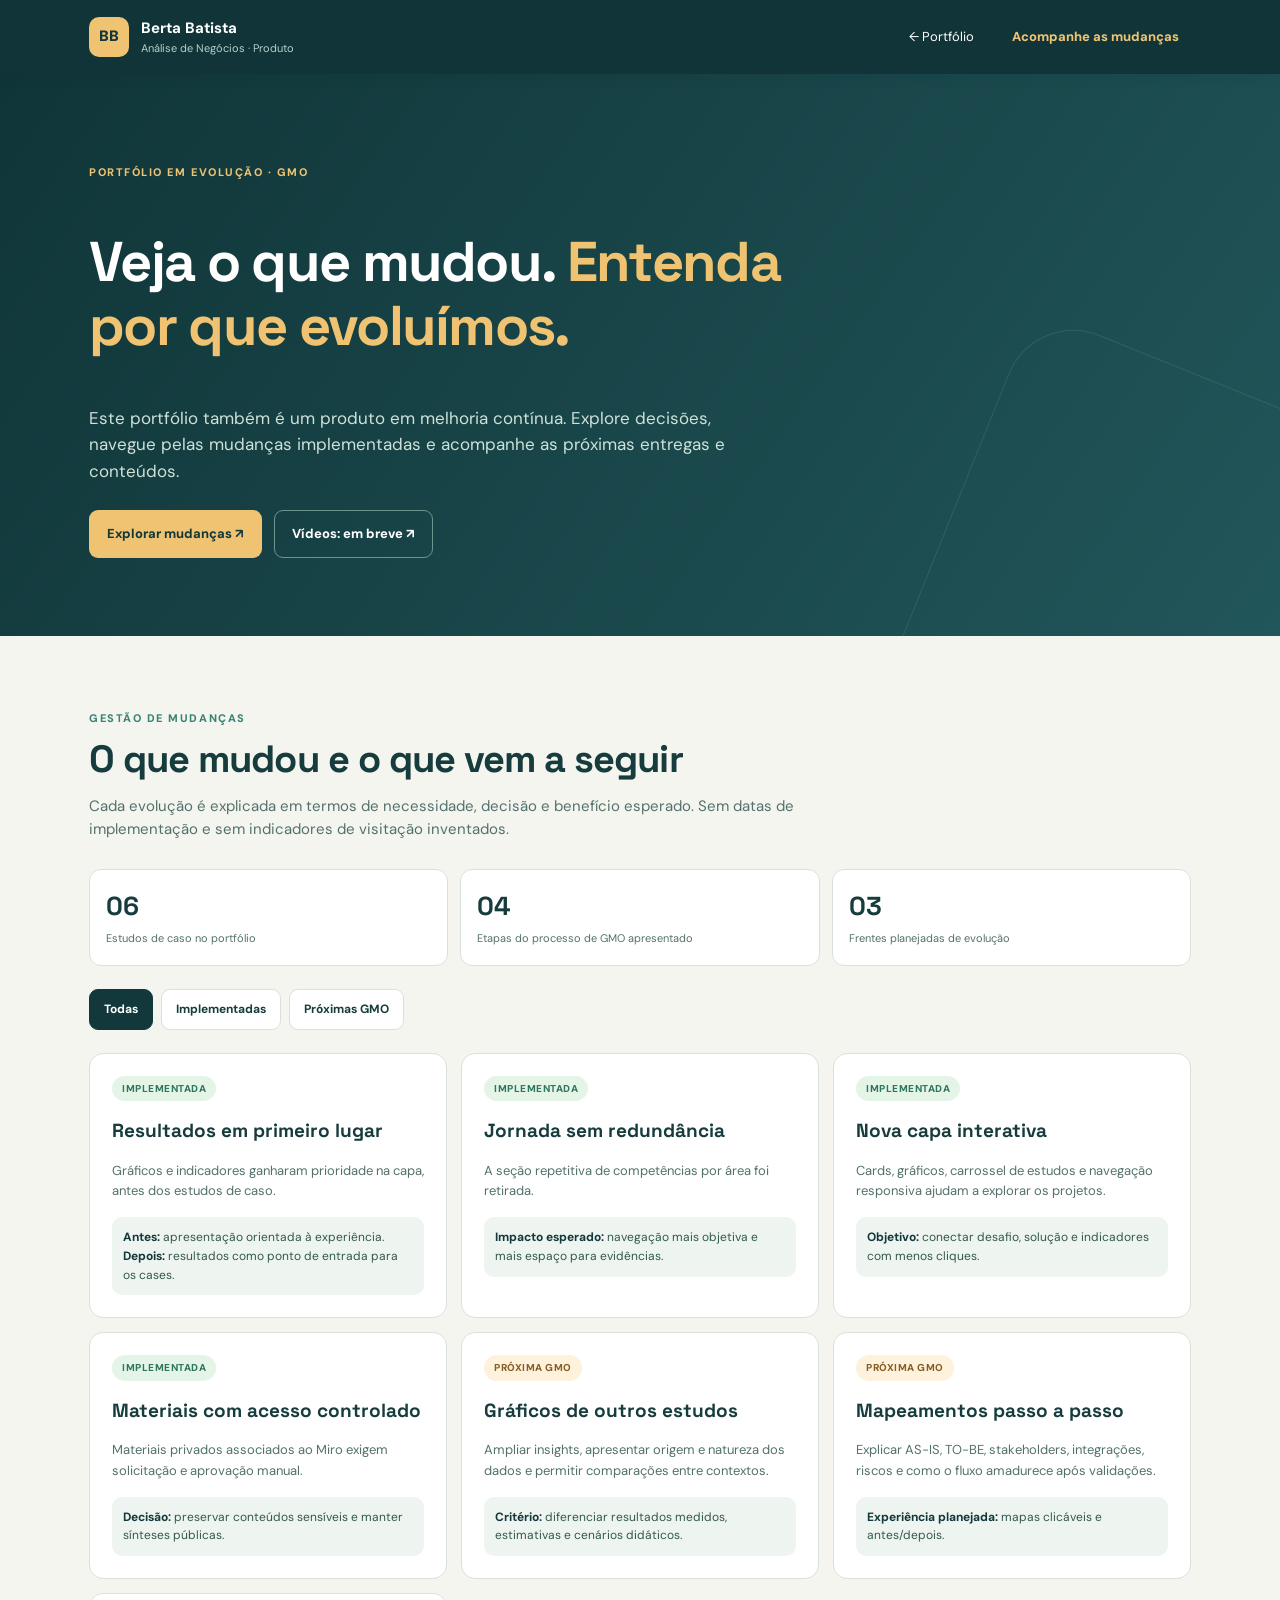
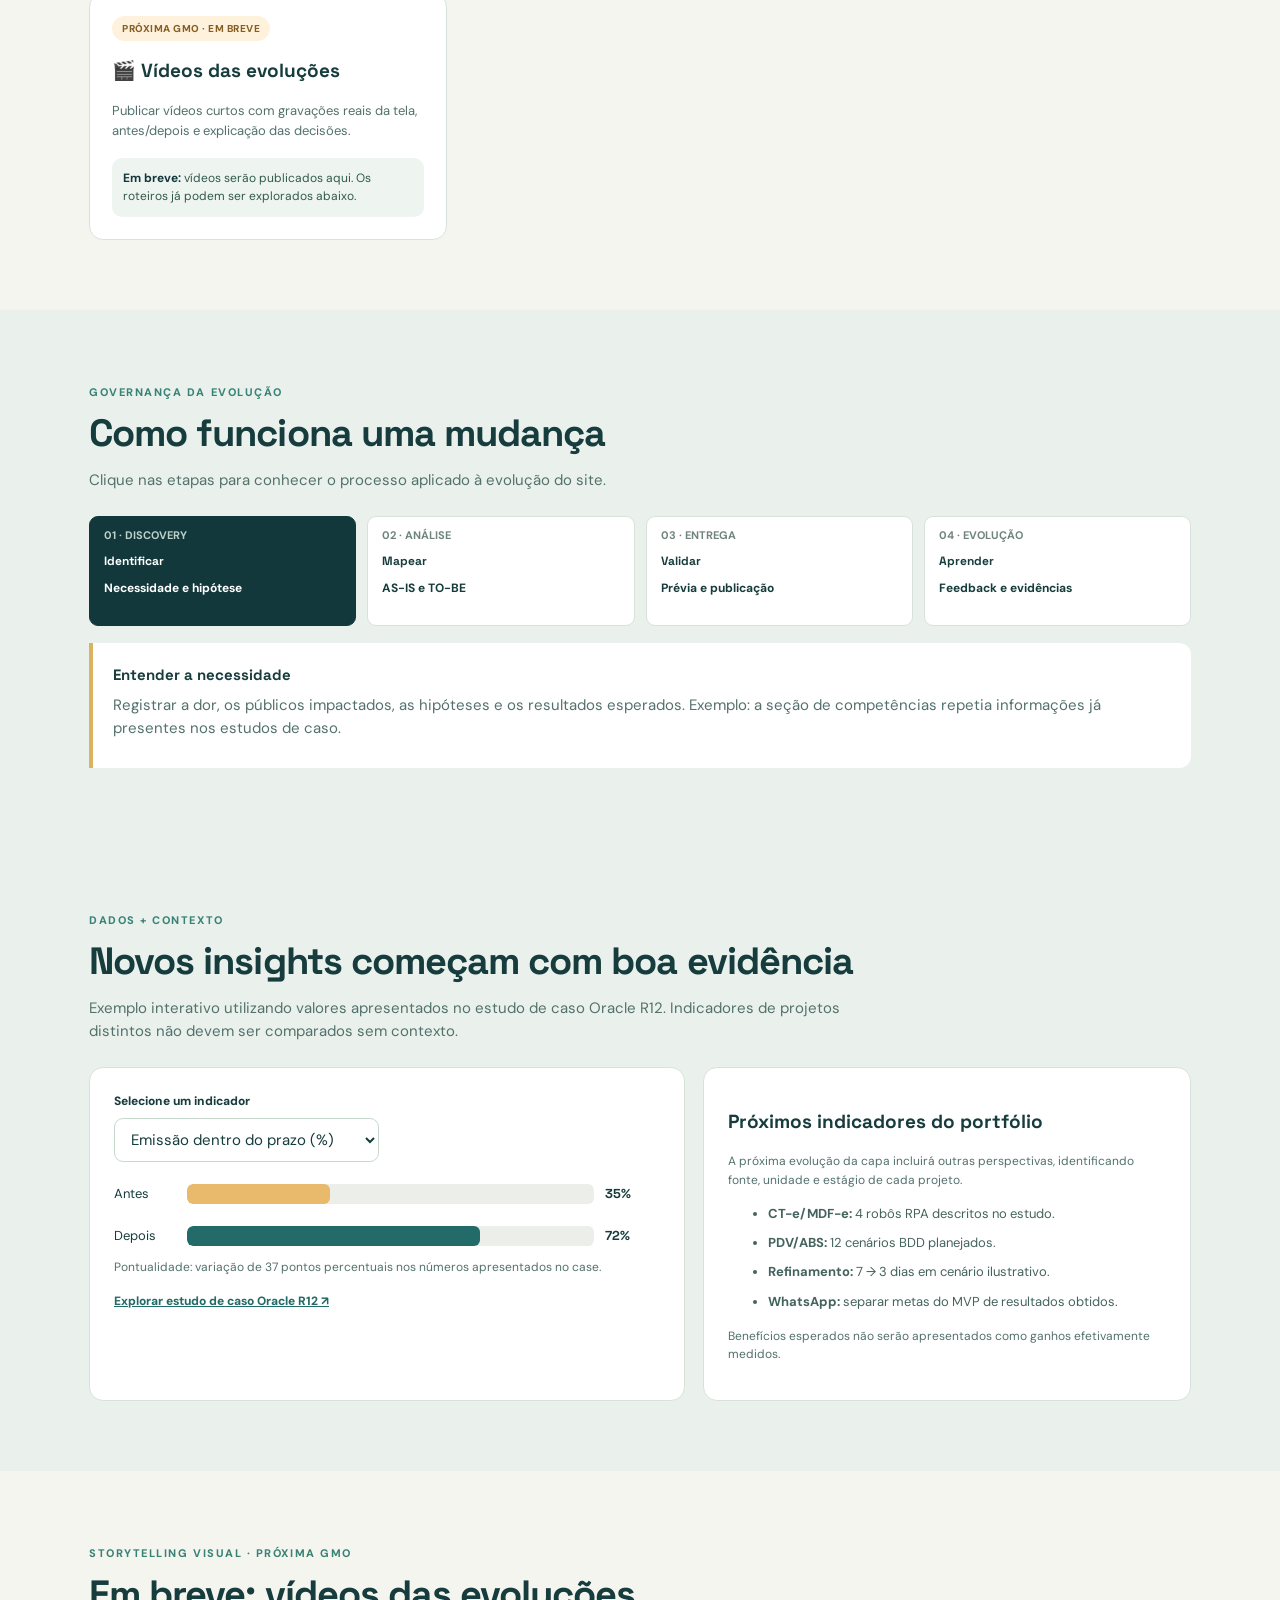
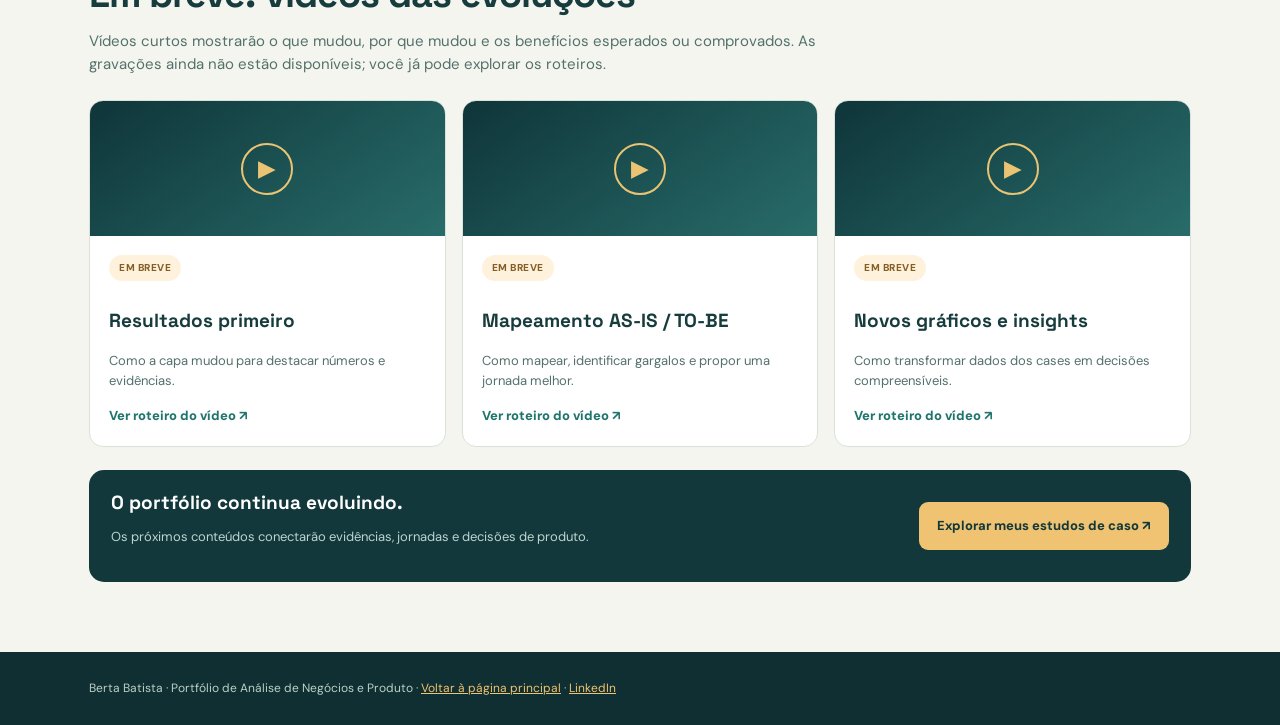
<file: gestao-de-mudancas.html>
<!doctype html>
<html lang="pt-BR">
<head>
<meta charset="utf-8"><meta name="viewport" content="width=device-width, initial-scale=1">
<meta name="theme-color" content="#12383b">
<meta name="description" content="Acompanhe a evolução do portfólio de Berta Batista: mudanças implementadas, próximos insights, mapeamentos AS-IS/TO-BE e vídeos em preparação.">
<meta property="og:title" content="Acompanhe as mudanças | Berta Batista">
<meta property="og:description" content="Uma jornada de gestão de mudanças: do problema ao resultado, com decisões, mapeamentos e próximas evoluções.">
<title>Acompanhe as mudanças | Portfólio Berta Batista</title>
<link rel="canonical" href="https://bertat2c.github.io/gestao-de-mudancas.html">
<link rel="preconnect" href="https://fonts.googleapis.com">
<link rel="preconnect" href="https://fonts.gstatic.com" crossorigin>
<link href="https://fonts.googleapis.com/css2?family=DM+Sans:wght@400;500;600;700&family=Space+Grotesk:wght@400;500;600;700&display=swap" rel="stylesheet">
<style>
:root{--ink:#173c3d;--deep:#12383b;--gold:#efc371;--bg:#f5f5ef;--light:#e6eee9;--muted:#53716c;--line:#d8e2db;--card:#fff}
*{box-sizing:border-box}html{scroll-behavior:smooth}body{margin:0;background:var(--bg);color:var(--ink);font:15px/1.55 "DM Sans",Arial,sans-serif}
h1,h2,h3,strong,.big{font-family:"Space Grotesk",sans-serif}h1,h2,h3{line-height:1.15}h1{font-size:clamp(32px,5vw,56px);max-width:760px;letter-spacing:-.03em}h2{font-size:clamp(25px,3vw,38px);letter-spacing:-.025em}h3{font-size:19px}
a{color:inherit}button,select{font:inherit}button{cursor:pointer}button:focus-visible,a:focus-visible,select:focus-visible{outline:3px solid #be813e;outline-offset:3px}
.wrap{max-width:1150px;padding:0 24px;margin:auto}.top{position:sticky;top:0;z-index:20;background:#113439;color:white;box-shadow:0 2px 12px #102e3020}
.nav{min-height:74px;display:flex;align-items:center;justify-content:space-between;gap:12px}.brand{display:flex;align-items:center;gap:12px;text-decoration:none;font-weight:700;font-size:15px}.mark{display:grid;place-items:center;background:var(--gold);color:var(--deep);width:40px;height:40px;border-radius:10px;font-weight:900}.brand small{display:block;color:#b6d0c9;font-size:11px;font-weight:400}
.navlinks{display:flex;align-items:center;gap:14px;font-size:13px}.navlinks a{text-decoration:none;padding:10px 12px;border-radius:8px}.navlinks a:hover,.navlinks a:focus-visible{background:#325658}.navlinks .current{color:var(--gold);font-weight:800}
.hero{background:linear-gradient(125deg,#103538,#21565a);color:white;position:relative;overflow:hidden;padding:86px 0 78px}.hero:after{content:"";position:absolute;right:-90px;bottom:-170px;width:430px;height:430px;border:1px solid #ffffff18;transform:rotate(22deg);border-radius:70px;pointer-events:none}.eyebrow{letter-spacing:.14em;text-transform:uppercase;font-weight:800;font-size:11px;color:#398376}.hero .eyebrow{color:var(--gold)}.hero p{color:#cee2d9;font-size:17px;max-width:680px}.hero h1 em{color:var(--gold);font-style:normal}
.actions{display:flex;gap:12px;flex-wrap:wrap;margin-top:26px}.btn{display:inline-flex;align-items:center;justify-content:center;gap:8px;padding:13px 17px;border:1px solid transparent;border-radius:9px;text-decoration:none;font-weight:750;font-size:13px}.btn.gold{background:var(--gold);color:var(--deep)}.btn.outline{border-color:#6c9590;color:white}.btn.dark{background:var(--deep);color:white}.btn:hover{filter:brightness(1.06);transform:translateY(-1px)}
.section{padding:70px 0}.section.tint{background:#eaf1ec}.lead{max-width:760px;color:var(--muted);margin:0 0 24px}.section h2{margin:9px 0 13px}.grid{display:grid;grid-template-columns:repeat(3,minmax(0,1fr));gap:16px}
.card{background:var(--card);border:1px solid var(--line);border-radius:15px;padding:22px;box-shadow:0 7px 23px #1036380b}.card p{color:#536f68;font-size:13px}.card h3{margin:9px 0}.card a{color:#1c6b64;font-size:13px;font-weight:800}.symbol{display:inline-flex;font-size:24px;margin-bottom:5px}
.status{display:inline-block;border-radius:30px;background:#e4f4e7;color:#2e765c;padding:5px 10px;font-size:10px;font-weight:800;text-transform:uppercase;letter-spacing:.05em}.status.next{background:#fff2dd;color:#855e24}
.controls{display:flex;gap:8px;flex-wrap:wrap;margin:23px 0}.tab,.mode,.phase{border:1px solid var(--line);background:white;color:var(--ink);border-radius:9px;padding:10px 14px;font-size:12px;font-weight:700}.tab[aria-pressed="true"],.mode[aria-pressed="true"],.phase[aria-pressed="true"]{background:var(--deep);color:white;border-color:var(--deep)}
.changes{display:grid;grid-template-columns:repeat(3,minmax(0,1fr));gap:14px}.change{background:white;padding:22px;border:1px solid var(--line);border-radius:14px;min-height:214px}.change p{font-size:13px;color:var(--muted)}.change[hidden]{display:none}
.change .mini{margin-top:16px;padding:11px;border-radius:10px;background:#eef4ef;color:#32594e;font-size:12px}.change .mini b{color:var(--deep)}
.metrics{display:grid;grid-template-columns:repeat(3,1fr);gap:12px;margin-top:27px}.metric{background:white;border-radius:12px;border:1px solid var(--line);padding:16px}.metric strong{display:block;font-size:26px}.metric small{color:var(--muted);font-size:11px}.note{font-size:12px;color:var(--muted)}
.workflow{display:grid;grid-template-columns:repeat(4,1fr);gap:11px}.phase{text-align:left;min-height:110px;display:flex;flex-direction:column;gap:8px}.phase span{color:#6f847e;font-size:11px}.phase[aria-pressed="true"] span{color:#bcd1c8}.panel{border-left:4px solid #dcb261;border-radius:0 12px 12px 0;background:white;padding:20px;margin:17px 0 0}.panel p{margin:7px 0;color:var(--muted)}


.insights{display:grid;grid-template-columns:1.1fr .9fr;gap:18px}.chart{background:white;padding:24px;border:1px solid var(--line);border-radius:14px}
.chart label{display:block;font-size:12px;font-weight:800;margin-bottom:7px}.chart select{max-width:100%;padding:10px 12px;border:1px solid #c8d9ce;border-radius:9px;background:#fff;color:var(--ink)}
.barline{display:grid;grid-template-columns:62px 1fr 55px;gap:11px;align-items:center;margin-top:22px;font-size:13px}.track{height:20px;background:#ebeee9;border-radius:6px;overflow:hidden}.bar{height:100%;border-radius:6px;background:#236b68;transition:width .4s}.bar.old{background:#e9b96c}.chart small{color:var(--muted)}.chart li{margin:9px 0;color:#45635d;font-size:13px}
.videos{display:grid;grid-template-columns:repeat(3,1fr);gap:16px}.video{background:white;border:1px solid var(--line);border-radius:14px;overflow:hidden}.poster{height:135px;background:linear-gradient(145deg,#0f3539,#286c6a);display:grid;place-items:center}.poster span{width:52px;height:52px;border:2px solid #eac373;border-radius:50%;display:grid;place-items:center;color:#eac373;font-size:23px}.video .copy{padding:19px}.video p{color:var(--muted);font-size:13px}.video button{border:0;background:none;padding:0;color:#1f756d;font-weight:800;font-size:13px}.video .status{margin-bottom:10px}
.callout{background:var(--deep);color:white;padding:22px;border-radius:15px;margin-top:23px;display:flex;align-items:center;justify-content:space-between;gap:16px}.callout p{color:#bdd5ce;font-size:13px}.callout h3{margin:0}.footer{background:#102f32;color:#bbd0c8;padding:27px 0;font-size:12px}.footer a{color:#efc371}
dialog{border:0;border-radius:16px;max-width:min(600px,calc(100vw - 32px));width:100%;padding:0;box-shadow:0 24px 90px #0a222280}dialog::backdrop{background:#0f292abc}.modal-top{background:var(--deep);color:#fff;padding:23px;display:flex;justify-content:space-between;align-items:center}.modal-top h2{font-size:24px;margin:5px 0}.modal-top button{background:none;border:0;color:white;font-size:26px}.modal-body{padding:20px 28px}.modal-body li{margin:13px 0}
@media(max-width:850px){.grid,.changes,.videos{grid-template-columns:repeat(2,1fr)}.workflow{grid-template-columns:repeat(2,1fr)}.insights{grid-template-columns:1fr}.navlinks{gap:0}}
@media(max-width:610px){.wrap{padding:0 16px}.nav{align-items:flex-start;padding-top:10px;padding-bottom:10px}.navlinks{align-items:flex-end;flex-direction:column;gap:0}.hero{padding:58px 0}.grid,.changes,.videos,.metrics{grid-template-columns:1fr}.workflow{grid-template-columns:repeat(2,minmax(0,1fr))}.callout{align-items:flex-start;flex-direction:column}}
@media(prefers-reduced-motion:reduce){html{scroll-behavior:auto}*{transition:none!important}}
</style>
</head>
<body>
<header class="top"><div class="wrap nav"><a class="brand" href="/" aria-label="Voltar ao portfólio"><span class="mark">BB</span><span>Berta Batista<small>Análise de Negócios · Produto</small></span></a><nav class="navlinks" aria-label="Navegação"><a href="/">← Portfólio</a><a href="#mudancas" class="current">Acompanhe as mudanças</a></nav></div></header>
<main>
<section class="hero"><div class="wrap"><span class="eyebrow">PORTFÓLIO EM EVOLUÇÃO · GMO</span><h1>Veja o que mudou. <em>Entenda por que evoluímos.</em></h1><p>Este portfólio também é um produto em melhoria contínua. Explore decisões, navegue pelas mudanças implementadas e acompanhe as próximas entregas e conteúdos.</p><div class="actions"><a class="btn gold" href="#mudancas">Explorar mudanças ↗</a><a class="btn outline" href="#videos">Vídeos: em breve ↗</a></div></div></section>
<section class="section" id="mudancas"><div class="wrap"><span class="eyebrow">GESTÃO DE MUDANÇAS</span><h2>O que mudou e o que vem a seguir</h2><p class="lead">Cada evolução é explicada em termos de necessidade, decisão e benefício esperado. Sem datas de implementação e sem indicadores de visitação inventados.</p>
<div class="metrics"><div class="metric"><strong>06</strong><small>Estudos de caso no portfólio</small></div><div class="metric"><strong>04</strong><small>Etapas do processo de GMO apresentado</small></div><div class="metric"><strong>03</strong><small>Frentes planejadas de evolução</small></div></div>
<div class="controls" aria-label="Filtrar mudanças"><button class="tab" data-filter="todas" aria-pressed="true">Todas</button><button class="tab" data-filter="implementada" aria-pressed="false">Implementadas</button><button class="tab" data-filter="proxima" aria-pressed="false">Próximas GMO</button></div>
<div class="changes">
<article class="change" data-kind="implementada"><span class="status">Implementada</span><h3>Resultados em primeiro lugar</h3><p>Gráficos e indicadores ganharam prioridade na capa, antes dos estudos de caso.</p><div class="mini"><b>Antes:</b> apresentação orientada à experiência.<br><b>Depois:</b> resultados como ponto de entrada para os cases.</div></article>
<article class="change" data-kind="implementada"><span class="status">Implementada</span><h3>Jornada sem redundância</h3><p>A seção repetitiva de competências por área foi retirada.</p><div class="mini"><b>Impacto esperado:</b> navegação mais objetiva e mais espaço para evidências.</div></article>
<article class="change" data-kind="implementada"><span class="status">Implementada</span><h3>Nova capa interativa</h3><p>Cards, gráficos, carrossel de estudos e navegação responsiva ajudam a explorar os projetos.</p><div class="mini"><b>Objetivo:</b> conectar desafio, solução e indicadores com menos cliques.</div></article>
<article class="change" data-kind="implementada"><span class="status">Implementada</span><h3>Materiais com acesso controlado</h3><p>Materiais privados associados ao Miro exigem solicitação e aprovação manual.</p><div class="mini"><b>Decisão:</b> preservar conteúdos sensíveis e manter sínteses públicas.</div></article>
<article class="change" data-kind="proxima"><span class="status next">Próxima GMO</span><h3>Gráficos de outros estudos</h3><p>Ampliar insights, apresentar origem e natureza dos dados e permitir comparações entre contextos.</p><div class="mini"><b>Critério:</b> diferenciar resultados medidos, estimativas e cenários didáticos.</div></article>
<article class="change" data-kind="proxima"><span class="status next">Próxima GMO</span><h3>Mapeamentos passo a passo</h3><p>Explicar AS-IS, TO-BE, stakeholders, integrações, riscos e como o fluxo amadurece após validações.</p><div class="mini"><b>Experiência planejada:</b> mapas clicáveis e antes/depois.</div></article>
<article class="change" data-kind="proxima"><span class="status next">Próxima GMO · Em breve</span><h3>🎬 Vídeos das evoluções</h3><p>Publicar vídeos curtos com gravações reais da tela, antes/depois e explicação das decisões.</p><div class="mini"><b>Em breve:</b> vídeos serão publicados aqui. Os roteiros já podem ser explorados abaixo.</div></article>
</div></div></section>
<section class="section tint" id="processo"><div class="wrap"><span class="eyebrow">GOVERNANÇA DA EVOLUÇÃO</span><h2>Como funciona uma mudança</h2><p class="lead">Clique nas etapas para conhecer o processo aplicado à evolução do site.</p>
<div class="workflow"><button class="phase" data-phase="0" aria-pressed="true"><span>01 · DISCOVERY</span><strong>Identificar</strong>Necessidade e hipótese</button><button class="phase" data-phase="1" aria-pressed="false"><span>02 · ANÁLISE</span><strong>Mapear</strong>AS-IS e TO-BE</button><button class="phase" data-phase="2" aria-pressed="false"><span>03 · ENTREGA</span><strong>Validar</strong>Prévia e publicação</button><button class="phase" data-phase="3" aria-pressed="false"><span>04 · EVOLUÇÃO</span><strong>Aprender</strong>Feedback e evidências</button></div>
<div class="panel" aria-live="polite"><strong id="phase-title">Entender a necessidade</strong><p id="phase-body">Registrar a dor, os públicos impactados, as hipóteses e os resultados esperados. Exemplo: a seção de competências repetia informações já presentes nos estudos de caso.</p></div>
</div></section>
<section class="section tint" id="insights"><div class="wrap"><span class="eyebrow">DADOS + CONTEXTO</span><h2>Novos insights começam com boa evidência</h2><p class="lead">Exemplo interativo utilizando valores apresentados no estudo de caso Oracle R12. Indicadores de projetos distintos não devem ser comparados sem contexto.</p>
<div class="insights"><div class="chart"><label for="metrica">Selecione um indicador</label><select id="metrica"><option value="prazo">Emissão dentro do prazo (%)</option><option value="erros">Erros (%)</option><option value="rejeicao">Rejeição (%)</option><option value="satisfacao">Satisfação (%)</option><option value="tempo">Tempo para 10 notas (minutos)</option></select>
<div class="barline"><span>Antes</span><div class="track"><div id="bar-before" class="bar old" style="width:35%"></div></div><strong id="before">35%</strong></div><div class="barline"><span>Depois</span><div class="track"><div id="bar-after" class="bar" style="width:72%"></div></div><strong id="after">72%</strong></div><p id="insight" class="note">A pontualidade passou de 35% para 72% nos números apresentados no case.</p><a href="/oracle-r12.html" style="font-size:12px;font-weight:800;color:#236b68">Explorar estudo de caso Oracle R12 ↗</a></div>
<div class="chart"><h3>Próximos indicadores do portfólio</h3><p class="note">A próxima evolução da capa incluirá outras perspectivas, identificando fonte, unidade e estágio de cada projeto.</p><ul><li><b>CT-e/MDF-e:</b> 4 robôs RPA descritos no estudo.</li><li><b>PDV/ABS:</b> 12 cenários BDD planejados.</li><li><b>Refinamento:</b> 7 → 3 dias em cenário ilustrativo.</li><li><b>WhatsApp:</b> separar metas do MVP de resultados obtidos.</li></ul><p class="note">Benefícios esperados não serão apresentados como ganhos efetivamente medidos.</p></div></div></div></section>
<section class="section" id="videos"><div class="wrap"><span class="eyebrow">STORYTELLING VISUAL · PRÓXIMA GMO</span><h2>Em breve: vídeos das evoluções</h2><p class="lead">Vídeos curtos mostrarão o que mudou, por que mudou e os benefícios esperados ou comprovados. As gravações ainda não estão disponíveis; você já pode explorar os roteiros.</p><div class="videos">
<article class="video"><div class="poster" aria-hidden="true"><span>▶</span></div><div class="copy"><span class="status next">Em breve</span><h3>Resultados primeiro</h3><p>Como a capa mudou para destacar números e evidências.</p><button data-video="capa">Ver roteiro do vídeo ↗</button></div></article>
<article class="video"><div class="poster" aria-hidden="true"><span>▶</span></div><div class="copy"><span class="status next">Em breve</span><h3>Mapeamento AS-IS / TO-BE</h3><p>Como mapear, identificar gargalos e propor uma jornada melhor.</p><button data-video="mapa">Ver roteiro do vídeo ↗</button></div></article>
<article class="video"><div class="poster" aria-hidden="true"><span>▶</span></div><div class="copy"><span class="status next">Em breve</span><h3>Novos gráficos e insights</h3><p>Como transformar dados dos cases em decisões compreensíveis.</p><button data-video="dados">Ver roteiro do vídeo ↗</button></div></article>
</div><div class="callout"><div><h3>O portfólio continua evoluindo.</h3><p>Os próximos conteúdos conectarão evidências, jornadas e decisões de produto.</p></div><a class="btn gold" href="/#projetos">Explorar meus estudos de caso ↗</a></div></div></section>
</main>
<footer class="footer"><div class="wrap">Berta Batista · Portfólio de Análise de Negócios e Produto · <a href="/">Voltar à página principal</a> · <a href="https://www.linkedin.com/in/bertabatista/" rel="noopener noreferrer" target="_blank">LinkedIn</a></div></footer>
<dialog id="video-dialog" aria-labelledby="video-title"><div class="modal-top"><div><span class="eyebrow" style="color:#efc371">STORYBOARD · VÍDEO EM PREPARAÇÃO</span><h2 id="video-title">Roteiro</h2></div><button type="button" id="close-video" aria-label="Fechar">×</button></div><div class="modal-body"><p class="note">Este conteúdo é um roteiro interativo, não uma gravação publicada.</p><ol id="video-steps"></ol></div></dialog>
<script>
(function(){
const one=(s)=>document.querySelector(s), all=(s)=>Array.from(document.querySelectorAll(s));
all('[data-filter]').forEach(function(b){b.addEventListener('click',function(){all('[data-filter]').forEach(function(t){t.setAttribute('aria-pressed',String(t===b))});all('[data-kind]').forEach(function(c){c.hidden=b.dataset.filter!=='todas'&&c.dataset.kind!==b.dataset.filter})})});
const phases=[['Entender a necessidade','Registrar dor, públicos impactados, objetivo e hipótese de benefício. Exemplo: conteúdos redundantes dificultavam a jornada até os estudos.'],['Mapear e avaliar','Comparar AS-IS e TO-BE, identificar stakeholders, riscos, critérios de aceite e integrações. Avaliar impacto versus esforço.'],['Validar e publicar','Utilizar branch isolada, homologar, testar links e acessibilidade, aprovar e manter um ponto de retorno antes da publicação.'],['Medir e aprender','Analisar feedback, tráfego e interações somente quando houver medição confiável. Documentar conclusões e próximos ajustes.']];
all('[data-phase]').forEach(function(b){b.addEventListener('click',function(){all('[data-phase]').forEach(function(t){t.setAttribute('aria-pressed',String(t===b))});const d=phases[Number(b.dataset.phase)];one('#phase-title').textContent=d[0];one('#phase-body').textContent=d[1]})});
const metrics={prazo:[35,72,'%',100,'Pontualidade: variação de 37 pontos percentuais nos números apresentados no case.'],erros:[11,6,'%',20,'Erros: queda de 5 pontos percentuais nos valores do case.'],rejeicao:[17,3,'%',20,'Rejeição: queda de 14 pontos percentuais nos valores do case.'],satisfacao:[51,90,'%',100,'Satisfação: aumento de 39 pontos percentuais nos valores do case.'],tempo:[25,10,' min',30,'Tempo por 10 notas: 25 para 10 minutos nos valores apresentados.']};
function refresh(){const d=metrics[one('#metrica').value];one('#bar-before').style.width=String(d[0]/d[3]*100)+'%';one('#bar-after').style.width=String(d[1]/d[3]*100)+'%';one('#before').textContent=d[0]+d[2];one('#after').textContent=d[1]+d[2];one('#insight').textContent=d[4]}one('#metrica').addEventListener('change',refresh);refresh();
const scripts={capa:['Apresentar o desafio: como tornar o impacto dos projetos mais visível?','Mostrar a capa anterior e a nova organização com resultados primeiro.','Explicar a decisão de retirar conteúdo redundante.','Destacar métricas que devem ser acompanhadas para comprovar o benefício.'],mapa:['Contextualizar usuários, atores e a necessidade de negócio.','Exibir o AS-IS e localizar gargalos e regras.','Mostrar o TO-BE, integrações, decisões e contingências.','Encerrar com um plano de validação e indicadores de acompanhamento.'],dados:['Apresentar o indicador e sua fonte no estudo de caso.','Mostrar baseline e resultado, preservando unidade e contexto.','Traduzir a diferença para impacto na operação.','Identificar resultados medidos, estimativas e próximos testes.']};
const titles={capa:'Resultados primeiro',mapa:'Do AS-IS ao TO-BE',dados:'Insights de projetos'};
all('[data-video]').forEach(function(b){b.addEventListener('click',function(){const k=b.dataset.video;one('#video-title').textContent=titles[k];const list=one('#video-steps');list.replaceChildren();scripts[k].forEach(function(s){const li=document.createElement('li');li.textContent=s;list.append(li)});one('#video-dialog').showModal()})});one('#close-video').addEventListener('click',function(){one('#video-dialog').close()});one('#video-dialog').addEventListener('click',function(e){if(e.target===one('#video-dialog'))one('#video-dialog').close()});
})();
</script>
</body></html>
</file>
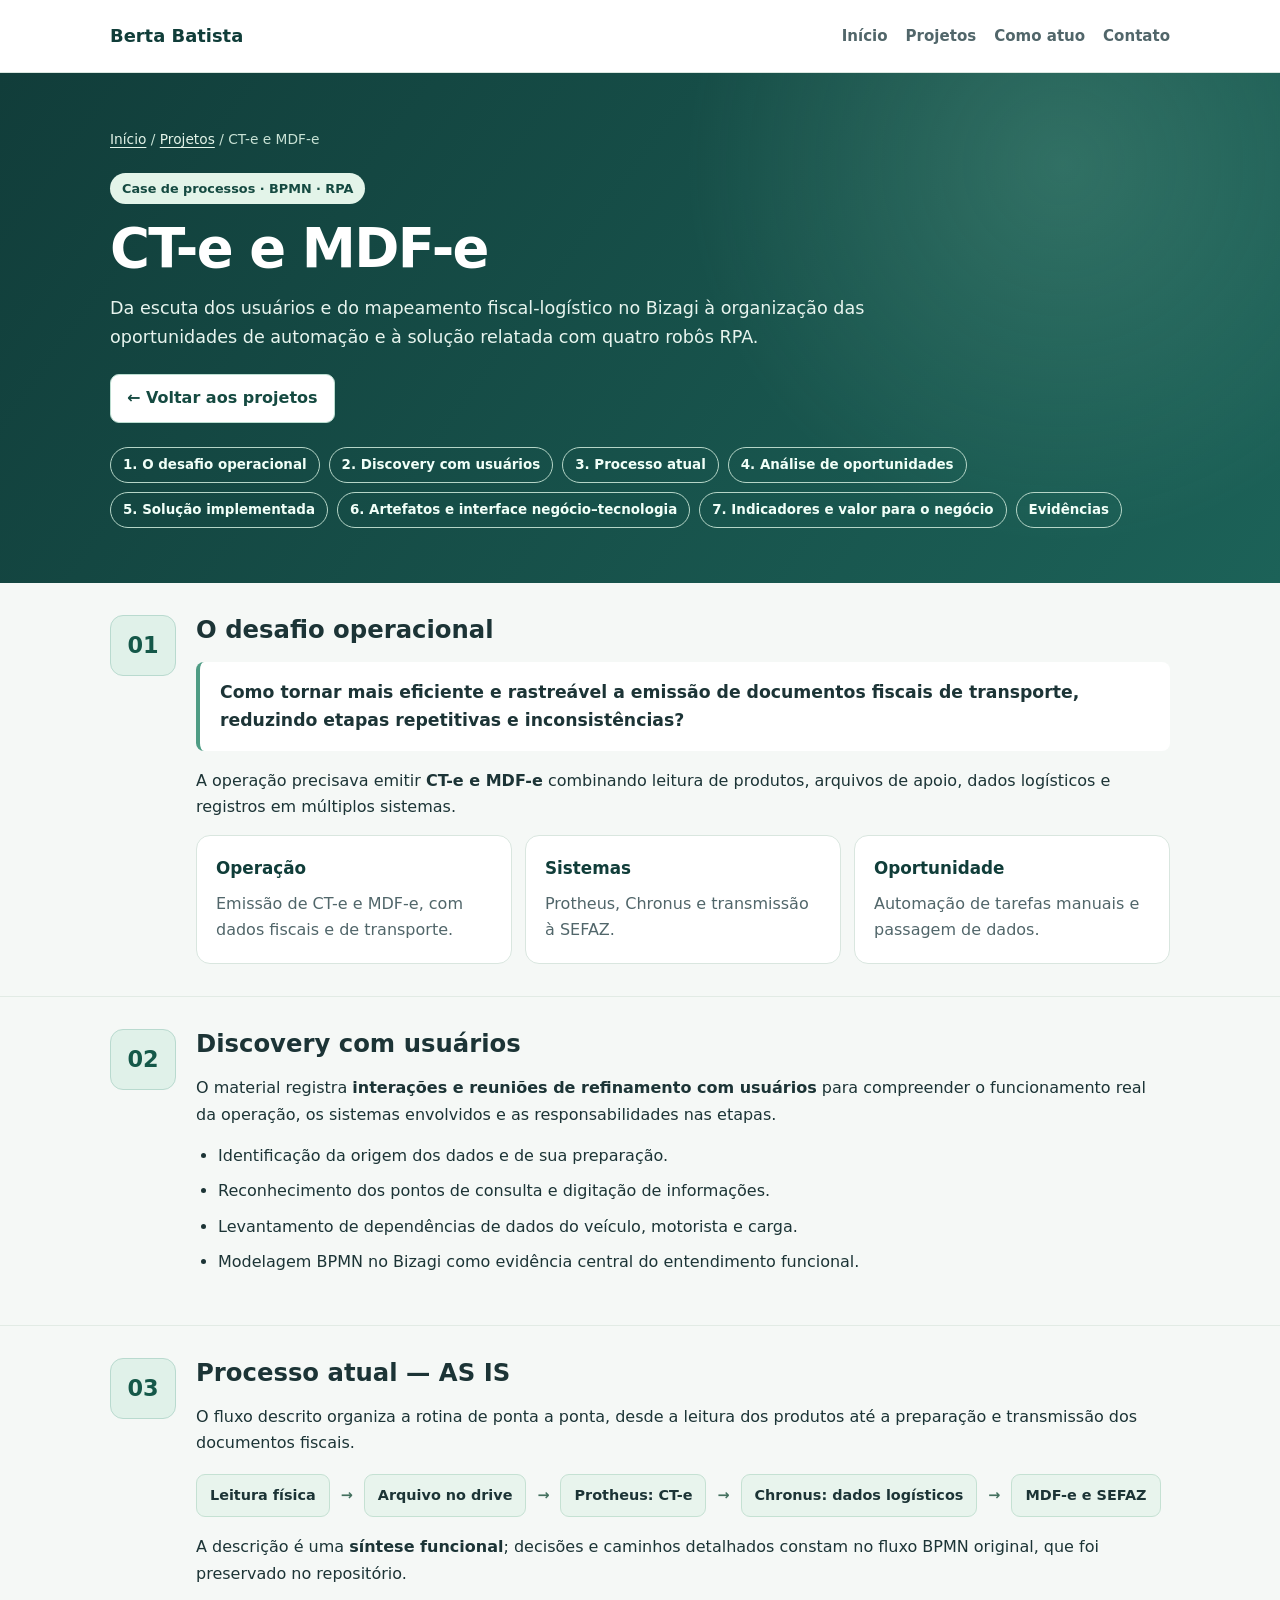
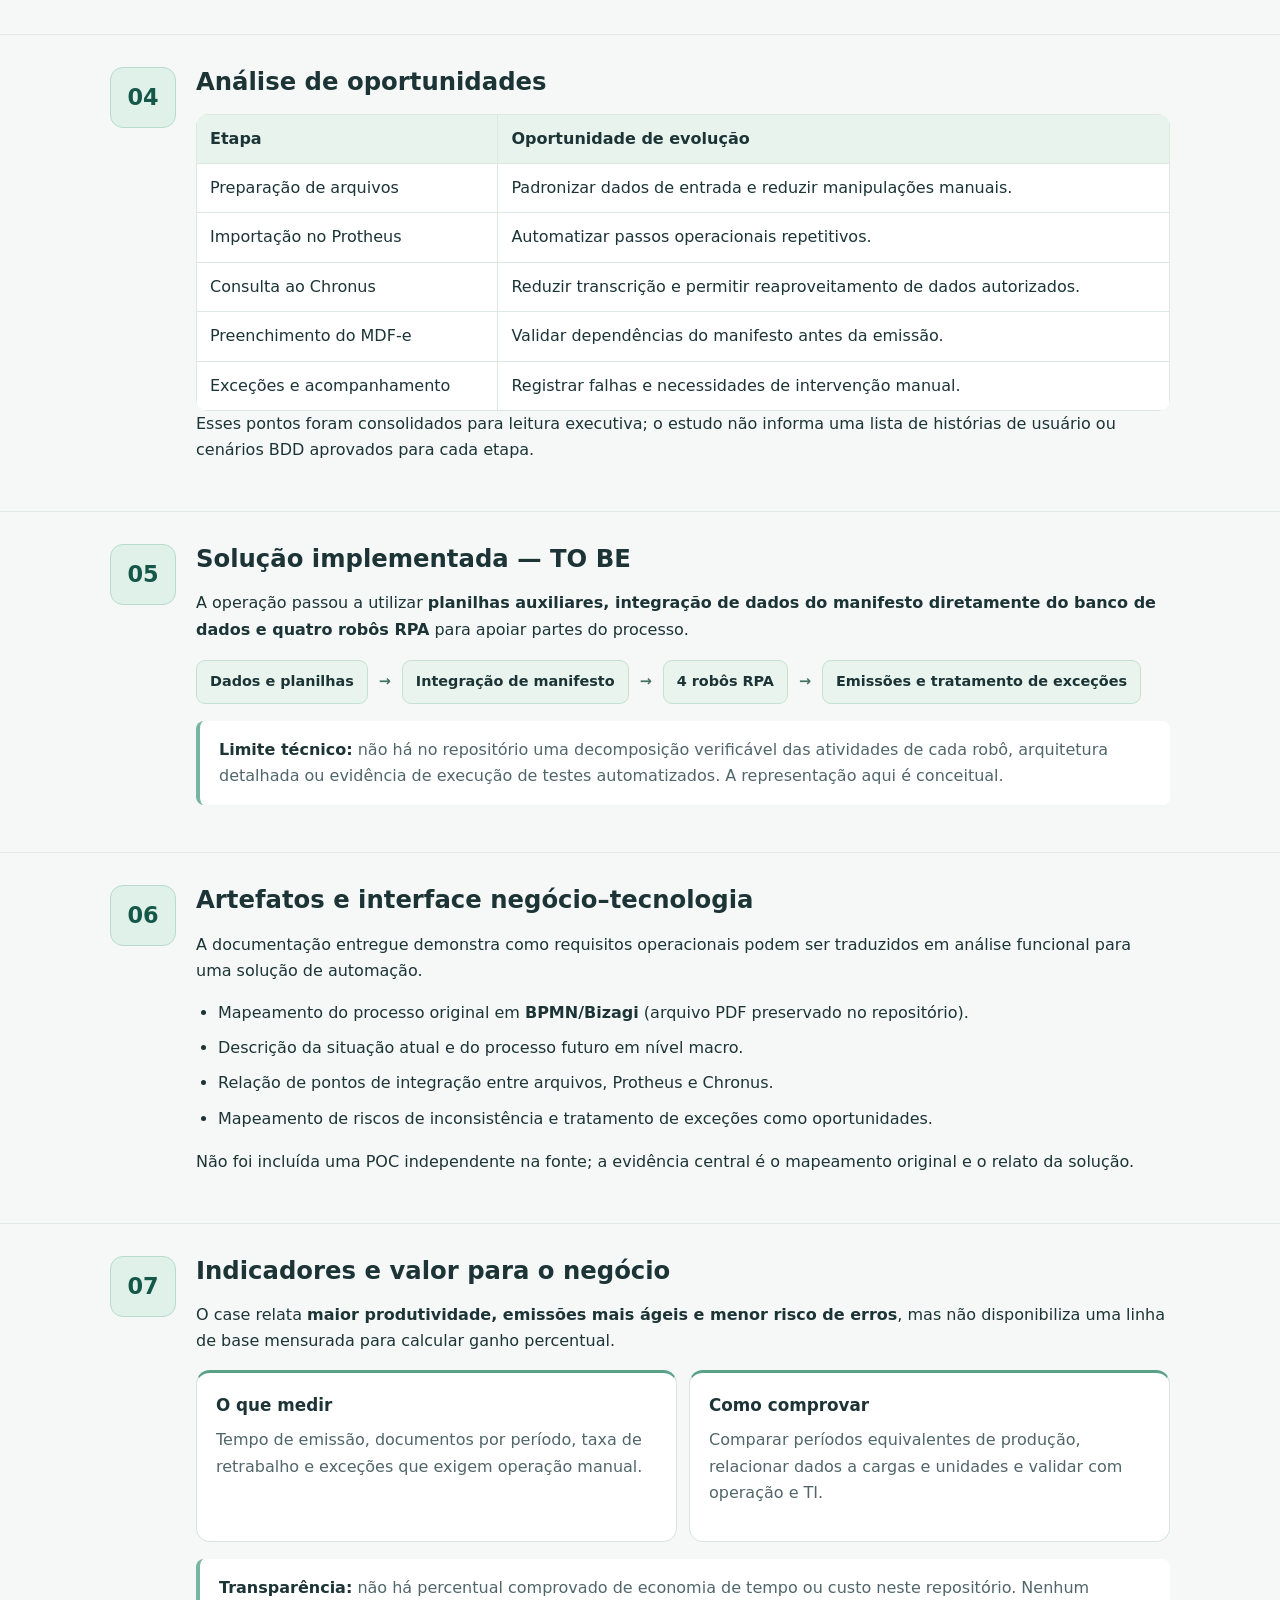
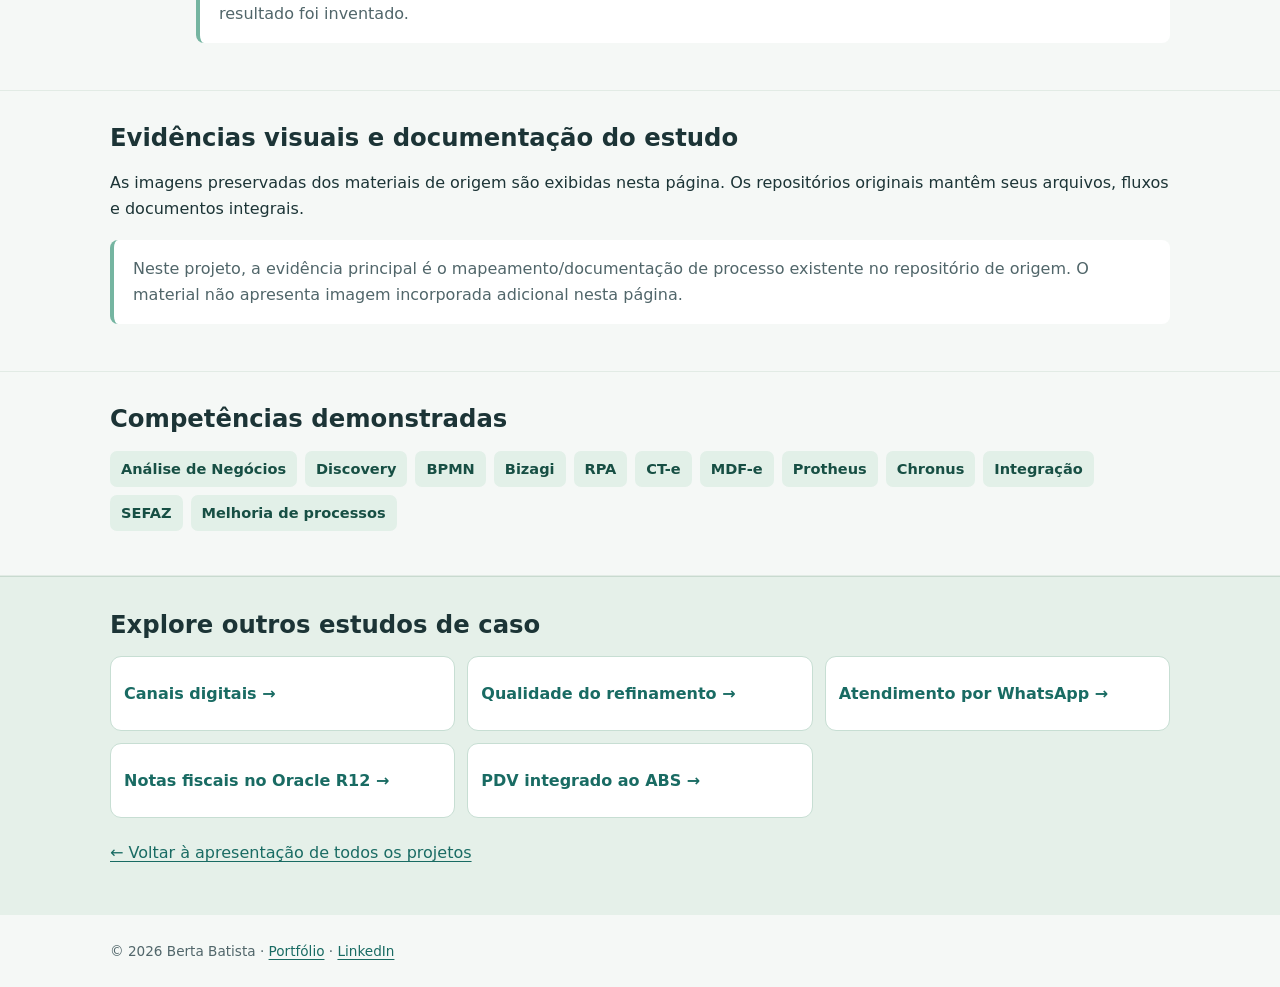
<file: processos-rpa.html>
<!DOCTYPE html>
<html lang="pt-BR">
<head>
  <meta charset="utf-8">
  <meta name="viewport" content="width=device-width, initial-scale=1">
  <meta name="description" content="Da escuta dos usuários e do mapeamento fiscal-logístico no Bizagi à organização das oportunidades de automação e à solução relatada com quatro robôs RPA.">
  <meta name="theme-color" content="#143b38">
  <title>CT-e e MDF-e | Berta Batista</title>
  <link rel="stylesheet" href="projetos.css">
  <link rel="stylesheet" href="case-detail.css">
</head>
<body>
<header class="top"><div class="container top-inner"><a class="brand" href="index.html">Berta Batista</a><nav aria-label="Navegação principal"><a href="index.html">Início</a><a href="index.html#projetos">Projetos</a><a href="index.html#atuacao">Como atuo</a><a href="index.html#contato">Contato</a></nav></div></header>
<main>
<div class="hero"><div class="container"><p class="crumb"><a href="index.html">Início</a> / <a href="index.html#projetos">Projetos</a> / CT-e e MDF-e</p><span class="tag">Case de processos · BPMN · RPA</span><h1>CT-e e MDF-e</h1><p class="hero-lead">Da escuta dos usuários e do mapeamento fiscal-logístico no Bizagi à organização das oportunidades de automação e à solução relatada com quatro robôs RPA.</p><div class="actions"><a class="btn" href="index.html#projetos">← Voltar aos projetos</a></div><nav class="case-nav" aria-label="Etapas do estudo"><a href="#etapa-1">1. O desafio operacional</a><a href="#etapa-2">2. Discovery com usuários</a><a href="#etapa-3">3. Processo atual</a><a href="#etapa-4">4. Análise de oportunidades</a><a href="#etapa-5">5. Solução implementada</a><a href="#etapa-6">6. Artefatos e interface negócio–tecnologia</a><a href="#etapa-7">7. Indicadores e valor para o negócio</a><a href="#evidencias">Evidências</a></nav></div></div>
<section class="case-part" id="etapa-1" aria-labelledby="stage-1"><div class="container stage-layout"><span class="stage-number" aria-hidden="true">01</span><div><h2 id="stage-1">O desafio operacional</h2><div class="lead-box">Como tornar mais eficiente e rastreável a emissão de documentos fiscais de transporte, reduzindo etapas repetitivas e inconsistências?</div><p>A operação precisava emitir <strong>CT-e e MDF-e</strong> combinando leitura de produtos, arquivos de apoio, dados logísticos e registros em múltiplos sistemas.</p><div class="step-grid"><div class="step-box"><h3>Operação</h3><p>Emissão de CT-e e MDF-e, com dados fiscais e de transporte.</p></div><div class="step-box"><h3>Sistemas</h3><p>Protheus, Chronus e transmissão à SEFAZ.</p></div><div class="step-box"><h3>Oportunidade</h3><p>Automação de tarefas manuais e passagem de dados.</p></div></div></div></div></section>
<section class="case-part" id="etapa-2" aria-labelledby="stage-2"><div class="container stage-layout"><span class="stage-number" aria-hidden="true">02</span><div><h2 id="stage-2">Discovery com usuários</h2><p>O material registra <strong>interações e reuniões de refinamento com usuários</strong> para compreender o funcionamento real da operação, os sistemas envolvidos e as responsabilidades nas etapas.</p><ul class="detail-list"><li>Identificação da origem dos dados e de sua preparação.</li><li>Reconhecimento dos pontos de consulta e digitação de informações.</li><li>Levantamento de dependências de dados do veículo, motorista e carga.</li><li>Modelagem BPMN no Bizagi como evidência central do entendimento funcional.</li></ul></div></div></section>
<section class="case-part" id="etapa-3" aria-labelledby="stage-3"><div class="container stage-layout"><span class="stage-number" aria-hidden="true">03</span><div><h2 id="stage-3">Processo atual — AS IS</h2><p>O fluxo descrito organiza a rotina de ponta a ponta, desde a leitura dos produtos até a preparação e transmissão dos documentos fiscais.</p><div class="timeline"><span>Leitura física</span><span class="arrow">→</span><span>Arquivo no drive</span><span class="arrow">→</span><span>Protheus: CT-e</span><span class="arrow">→</span><span>Chronus: dados logísticos</span><span class="arrow">→</span><span>MDF-e e SEFAZ</span></div><p>A descrição é uma <strong>síntese funcional</strong>; decisões e caminhos detalhados constam no fluxo BPMN original, que foi preservado no repositório.</p></div></div></section>
<section class="case-part" id="etapa-4" aria-labelledby="stage-4"><div class="container stage-layout"><span class="stage-number" aria-hidden="true">04</span><div><h2 id="stage-4">Análise de oportunidades</h2><div class="scroll-table"><table class="detail-table"><thead><tr><th>Etapa</th><th>Oportunidade de evolução</th></tr></thead><tbody><tr><td>Preparação de arquivos</td><td>Padronizar dados de entrada e reduzir manipulações manuais.</td></tr><tr><td>Importação no Protheus</td><td>Automatizar passos operacionais repetitivos.</td></tr><tr><td>Consulta ao Chronus</td><td>Reduzir transcrição e permitir reaproveitamento de dados autorizados.</td></tr><tr><td>Preenchimento do MDF-e</td><td>Validar dependências do manifesto antes da emissão.</td></tr><tr><td>Exceções e acompanhamento</td><td>Registrar falhas e necessidades de intervenção manual.</td></tr></tbody></table></div><p>Esses pontos foram consolidados para leitura executiva; o estudo não informa uma lista de histórias de usuário ou cenários BDD aprovados para cada etapa.</p></div></div></section>
<section class="case-part" id="etapa-5" aria-labelledby="stage-5"><div class="container stage-layout"><span class="stage-number" aria-hidden="true">05</span><div><h2 id="stage-5">Solução implementada — TO BE</h2><p>A operação passou a utilizar <strong>planilhas auxiliares, integração de dados do manifesto diretamente do banco de dados e quatro robôs RPA</strong> para apoiar partes do processo.</p><div class="timeline"><span>Dados e planilhas</span><span class="arrow">→</span><span>Integração de manifesto</span><span class="arrow">→</span><span>4 robôs RPA</span><span class="arrow">→</span><span>Emissões e tratamento de exceções</span></div><p class="case-note"><strong>Limite técnico:</strong> não há no repositório uma decomposição verificável das atividades de cada robô, arquitetura detalhada ou evidência de execução de testes automatizados. A representação aqui é conceitual.</p></div></div></section>
<section class="case-part" id="etapa-6" aria-labelledby="stage-6"><div class="container stage-layout"><span class="stage-number" aria-hidden="true">06</span><div><h2 id="stage-6">Artefatos e interface negócio–tecnologia</h2><p>A documentação entregue demonstra como requisitos operacionais podem ser traduzidos em análise funcional para uma solução de automação.</p><ul class="detail-list"><li>Mapeamento do processo original em <strong>BPMN/Bizagi</strong> (arquivo PDF preservado no repositório).</li><li>Descrição da situação atual e do processo futuro em nível macro.</li><li>Relação de pontos de integração entre arquivos, Protheus e Chronus.</li><li>Mapeamento de riscos de inconsistência e tratamento de exceções como oportunidades.</li></ul><p>Não foi incluída uma POC independente na fonte; a evidência central é o mapeamento original e o relato da solução.</p></div></div></section>
<section class="case-part" id="etapa-7" aria-labelledby="stage-7"><div class="container stage-layout"><span class="stage-number" aria-hidden="true">07</span><div><h2 id="stage-7">Indicadores e valor para o negócio</h2><p>O case relata <strong>maior produtividade, emissões mais ágeis e menor risco de erros</strong>, mas não disponibiliza uma linha de base mensurada para calcular ganho percentual.</p><div class="detail-kv"><div class="stage-panel"><h3>O que medir</h3><p>Tempo de emissão, documentos por período, taxa de retrabalho e exceções que exigem operação manual.</p></div><div class="stage-panel"><h3>Como comprovar</h3><p>Comparar períodos equivalentes de produção, relacionar dados a cargas e unidades e validar com operação e TI.</p></div></div><p class="case-note"><strong>Transparência:</strong> não há percentual comprovado de economia de tempo ou custo neste repositório. Nenhum resultado foi inventado.</p></div></div></section>
<section class="case-part" id="evidencias" aria-labelledby="evidencias-title"><div class="container"><h2 id="evidencias-title">Evidências visuais e documentação do estudo</h2><p>As imagens preservadas dos materiais de origem são exibidas nesta página. Os repositórios originais mantêm seus arquivos, fluxos e documentos integrais.</p><p class="case-note">Neste projeto, a evidência principal é o mapeamento/documentação de processo existente no repositório de origem. O material não apresenta imagem incorporada adicional nesta página.</p></div></section>
<section class="case-part" aria-labelledby="competencias-title"><div class="container"><h2 id="competencias-title">Competências demonstradas</h2><ul class="case-skill-list"><li>Análise de Negócios</li><li>Discovery</li><li>BPMN</li><li>Bizagi</li><li>RPA</li><li>CT-e</li><li>MDF-e</li><li>Protheus</li><li>Chronus</li><li>Integração</li><li>SEFAZ</li><li>Melhoria de processos</li></ul></div></section>
<section class="case-subnav"><div class="container"><h2>Explore outros estudos de caso</h2><div class="links"><a href="canais-digitais.html">Canais digitais →</a>
<a href="refinamento.html">Qualidade do refinamento →</a>
<a href="whatsapp.html">Atendimento por WhatsApp →</a>
<a href="oracle-r12.html">Notas fiscais no Oracle R12 →</a>
<a href="pdv.html">PDV integrado ao ABS →</a></div><p style="margin-top:22px"><a href="index.html#projetos">← Voltar à apresentação de todos os projetos</a></p></div></section>
</main>
<footer class="container">© 2026 Berta Batista · <a href="index.html">Portfólio</a> · <a href="https://www.linkedin.com/in/bertabatista/" target="_blank" rel="noopener noreferrer">LinkedIn</a></footer>
</body></html>
</file>
<file: projetos.css>
/* Portfólio Berta Batista — páginas de estudo. CSS separado para facilitar manutenção. */
:root{color-scheme:light;--ink:#1c3436;--muted:#51666a;--green:#196b63;--green-dark:#103d39;--bg:#f5f8f6;--paper:#fff;--line:#d9e6df;--accent:#e3f4e9;--shadow:0 14px 30px rgba(22,61,57,.07)}
*{box-sizing:border-box}
html{scroll-behavior:smooth}
body{margin:0;background:var(--bg);color:var(--ink);font:16px/1.65 system-ui,-apple-system,"Segoe UI",Roboto,Arial,sans-serif}
a{color:var(--green);text-underline-offset:3px}
a:focus-visible{outline:3px solid #e2a449;outline-offset:4px;border-radius:4px}
img{max-width:100%}
.container{width:min(1060px,calc(100% - 36px));margin-inline:auto}
.top{background:#fff;border-bottom:1px solid var(--line)}
.top-inner{min-height:72px;display:flex;justify-content:space-between;align-items:center;gap:20px;flex-wrap:wrap;padding:12px 0}
.brand{text-decoration:none;color:var(--green-dark);font-size:1.12rem;font-weight:800}
nav{display:flex;flex-wrap:wrap;gap:18px}
nav a{text-decoration:none;font-weight:650;font-size:.94rem;color:var(--muted)}
nav a:hover{color:var(--green)}
.hero{background:radial-gradient(circle at 83% 18%,rgba(148,216,186,.2),transparent 33%),linear-gradient(126deg,#113d3a,#1c6258);color:#fff;padding:55px 0}
.crumb{font-size:.86rem;margin:0 0 22px;color:#c8e2d5}
.crumb a{color:#e3f4e9}
.tag{display:inline-block;background:#e3f4e9;color:#154a41;border-radius:80px;padding:5px 12px;font-size:.8rem;font-weight:750}
h1{font-size:clamp(2rem,5vw,3.4rem);line-height:1.15;margin:14px 0;letter-spacing:-.03em}
.hero-lead{color:#e7f4ee;font-size:1.1rem;max-width:780px;margin:0 0 22px}
.actions{display:flex;flex-wrap:wrap;gap:11px}
.btn{display:inline-block;padding:10px 16px;border-radius:9px;text-decoration:none;font-weight:750;background:#fff;color:#154a41;border:1px solid #bbddd0}
.btn.outline{background:transparent;border-color:#a6cfc1;color:#fff}
.btn:hover{filter:brightness(.97)}
main section{padding:33px 0}
h2{font-size:1.52rem;line-height:1.25;margin:0 0 16px}
h3{font-size:1.05rem;margin:0 0 8px}
p{margin:0 0 15px}
.overview{display:grid;grid-template-columns:repeat(3,minmax(0,1fr));gap:15px}
.panel,.artifact{background:#fff;border:1px solid var(--line);border-radius:14px;padding:21px;box-shadow:var(--shadow)}
.panel p{margin:0;color:var(--muted)}
.panel h3{color:var(--green-dark)}
.note{background:#fff;border-left:4px solid #6cae9b;padding:15px 18px;border-radius:6px;color:var(--muted)}
.note strong{color:var(--ink)}
.points{padding-left:22px;margin:0}.points li{margin:0 0 10px}
.artifacts{display:grid;grid-template-columns:repeat(2,minmax(0,1fr));gap:13px}
.artifact a{display:block;font-weight:700}.artifact p{font-size:.93rem;color:var(--muted);margin:6px 0 0}
.gallery{display:grid;grid-template-columns:repeat(2,minmax(0,1fr));gap:16px}
.figure{margin:0;background:#fff;border:1px solid var(--line);border-radius:14px;padding:12px;overflow:hidden}
.figure a{display:flex;justify-content:center;align-items:center;min-height:150px;background:#f6faf8;border-radius:8px}
.figure img{display:block;max-width:100%;width:auto;max-height:350px;height:auto;object-fit:contain}
.figure figcaption{font-size:.82rem;color:var(--muted);padding:11px 6px 3px}
.skills{display:flex;flex-wrap:wrap;gap:8px;list-style:none;padding:0;margin:0}
.skills li{padding:7px 12px;background:#e5f3ed;border-radius:8px;font-size:.9rem;color:var(--green-dark);font-weight:650}
.next{background:#e5f0e9;border-top:1px solid #c8dacf}
.nextlinks{display:grid;grid-template-columns:repeat(3,minmax(0,1fr));gap:12px}
.nextlinks a{display:flex;align-items:center;min-height:84px;text-decoration:none;font-weight:750;background:#fff;border:1px solid #c7ded3;border-radius:12px;padding:14px}
footer{padding:25px 0;color:var(--muted);font-size:.85rem}
@media(max-width:780px){.overview,.nextlinks{grid-template-columns:1fr}.artifacts,.gallery{grid-template-columns:1fr}}
@media(max-width:530px){.hero{padding:37px 0}.top-inner{gap:8px}nav{gap:12px}.panel,.artifact{padding:17px}}
</file>
<file: case-detail.css>
/* Apresentação consistente dos estudos de caso. A fonte de verdade dos dados permanece nos projetos originais. */
.case-nav{display:flex;gap:9px;flex-wrap:wrap;margin-top:24px}
.case-nav a{display:inline-block;border:1px solid #b5d5c7;border-radius:99px;padding:6px 12px;color:#f1fff8;text-decoration:none;font-size:.84rem;font-weight:650}
.case-nav a:hover{background:rgba(255,255,255,.13)}
.case-part{padding:32px 0;border-bottom:1px solid #e2ebe5}
.stage-layout{display:grid;grid-template-columns:66px minmax(0,1fr);gap:20px;align-items:start}
.stage-number{display:block;text-align:center;font-size:1.4rem;font-weight:800;color:#155849;background:#e0f1e9;border:1px solid #b9dacf;border-radius:13px;padding:11px}
.stage-layout>div{min-width:0}
.stage-layout h2{margin-top:0}
.stage-lead{max-width:800px;font-size:1.04rem}
.lead-box{border-left:4px solid #4e9c84;background:#fff;border-radius:8px;padding:16px 20px;margin-bottom:17px;font-size:1.08rem;font-weight:650}
.step-grid{display:grid;grid-template-columns:repeat(3,minmax(0,1fr));gap:13px}
.step-box,.stage-panel{background:#fff;border:1px solid var(--line);border-radius:14px;padding:19px}
.step-box h3{color:var(--green-dark)}
.step-box p{color:var(--muted);margin-bottom:0}
.detail-list{padding-left:22px;margin:0 0 17px}
.detail-list li{margin-bottom:9px}
.timeline{display:flex;flex-wrap:wrap;align-items:stretch;gap:8px;margin:17px 0}
.timeline span{display:flex;align-items:center;padding:9px 13px;font-weight:650;font-size:.9rem;border:1px solid #c5e1d3;background:#e8f4ed;border-radius:9px}
.timeline .arrow{background:none;border:none;color:#43705e;padding:6px 3px}
.case-metrics{display:grid;grid-template-columns:repeat(3,minmax(0,1fr));gap:11px;margin:14px 0}
.case-metric{background:#fff;border:1px solid #d2e4d9;border-radius:12px;padding:16px}
.case-metric strong{display:block;font-size:1.6rem;line-height:1.3;color:#17594c}
.case-metric span{font-size:.88rem;color:var(--muted)}
.detail-kv{display:grid;grid-template-columns:repeat(2,minmax(0,1fr));gap:12px}
.detail-kv .stage-panel{border-top:3px solid #5aa188}
.detail-kv p{color:var(--muted)}
.detail-table{border-collapse:collapse;width:100%;background:#fff;border-radius:12px;overflow:hidden}
.detail-table th,.detail-table td{padding:11px 13px;border:1px solid #dce9e0;text-align:left;vertical-align:top}
.detail-table th{background:#e8f3ed}
.scroll-table{overflow-x:auto}
.case-visuals{display:grid;grid-template-columns:repeat(2,minmax(0,1fr));gap:15px;margin-top:13px}
.case-visual{background:#fff;border:1px solid var(--line);padding:12px;border-radius:14px;margin:0}
.case-visual img{display:block;max-width:100%;height:auto;max-height:360px;object-fit:contain;margin:auto}
.case-visual figcaption{font-size:.85rem;color:var(--muted);padding:9px 5px 0}
.case-note{padding:16px 19px;border-left:4px solid #75b5a1;border-radius:8px;background:#fff;color:var(--muted);margin-top:17px}
.case-note strong{color:var(--ink)}
.case-subnav{background:#e5f0e9;border-top:1px solid #c8dacf}
.case-subnav .links{display:grid;grid-template-columns:repeat(3,minmax(0,1fr));gap:12px}
.case-subnav .links a{display:flex;align-items:center;min-height:75px;padding:13px;background:#fff;border:1px solid #c7ded3;border-radius:11px;font-weight:700;text-decoration:none}
.case-skill-list{display:flex;gap:8px;flex-wrap:wrap;list-style:none;margin:12px 0;padding:0}
.case-skill-list li{border-radius:7px;background:#e2f0e8;padding:6px 11px;color:#174f44;font-size:.91rem;font-weight:650}
@media(max-width:780px){.step-grid,.case-metrics,.case-subnav .links{grid-template-columns:1fr 1fr}}
@media(max-width:620px){.stage-layout{grid-template-columns:1fr;gap:9px}.stage-number{width:60px;padding:6px}.step-grid,.case-metrics,.case-visuals,.detail-kv,.case-subnav .links{grid-template-columns:1fr}.detail-table{font-size:.9rem}}
</file>
